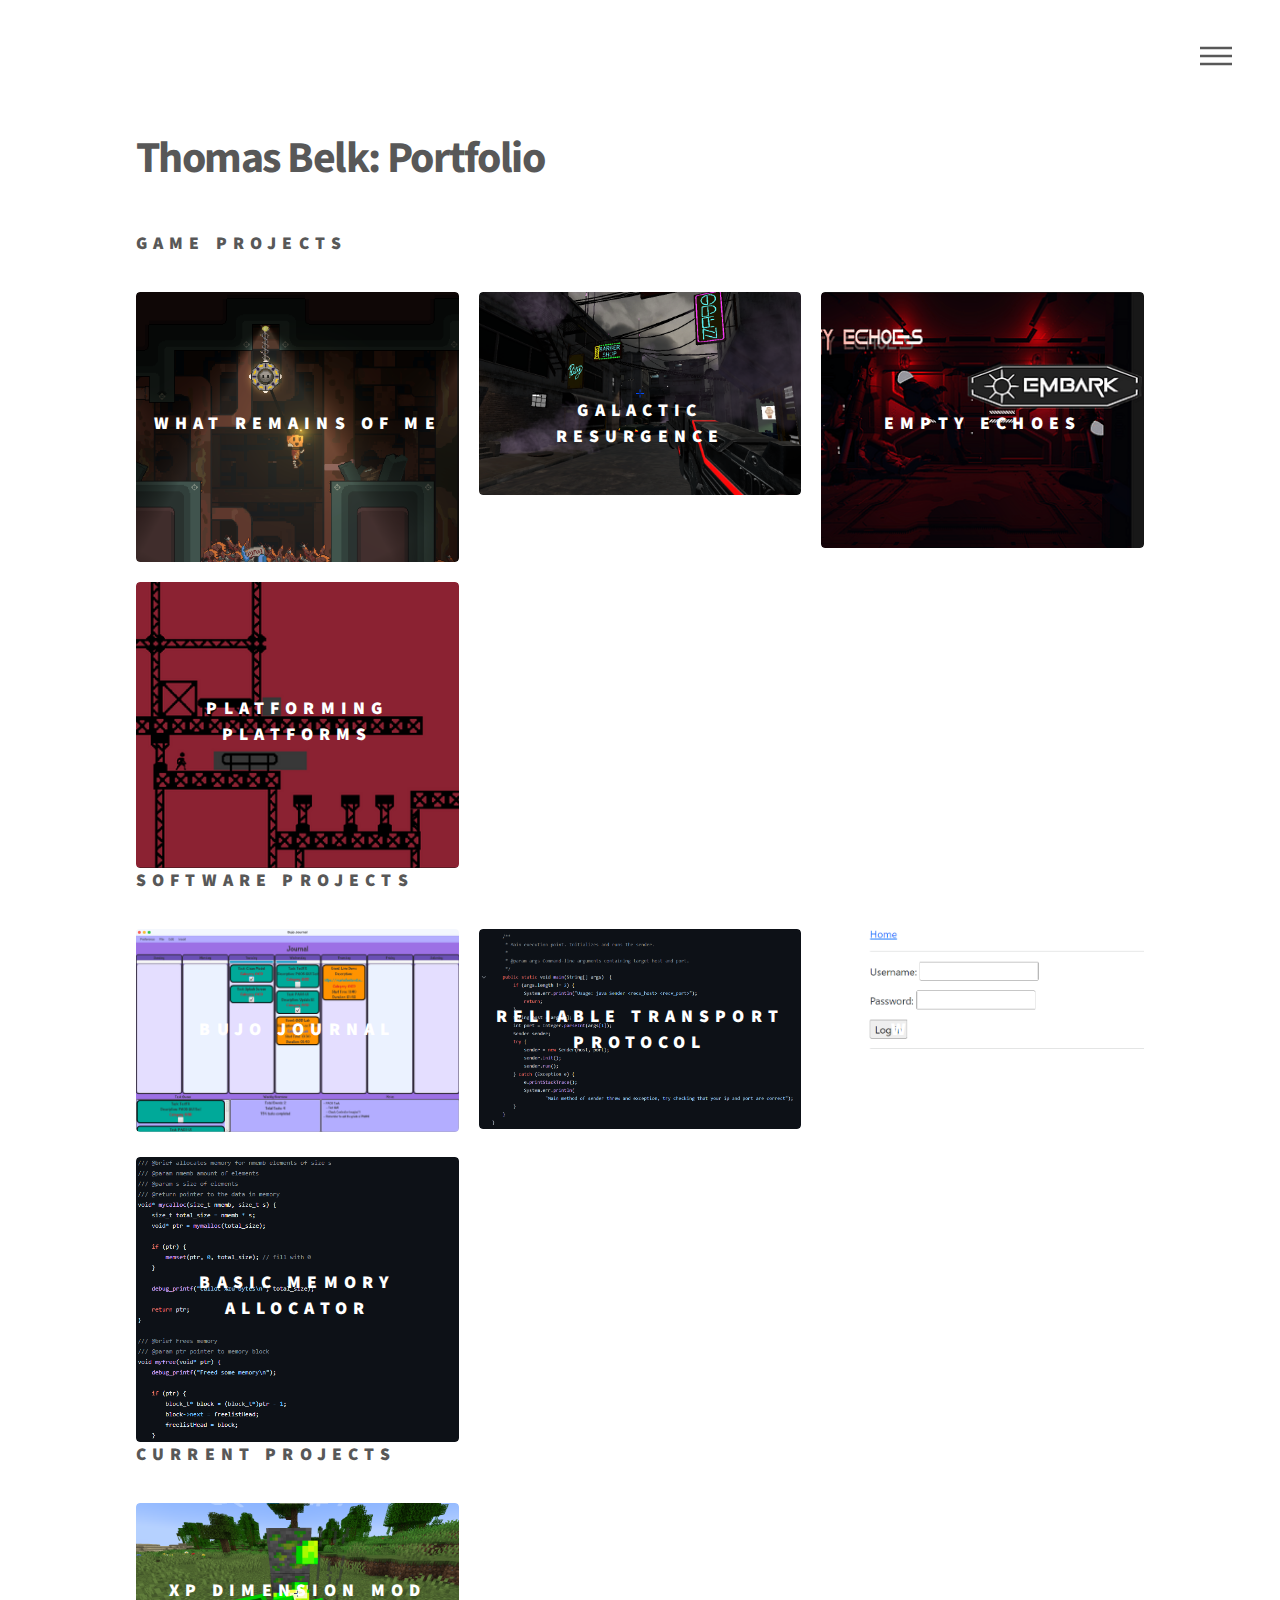
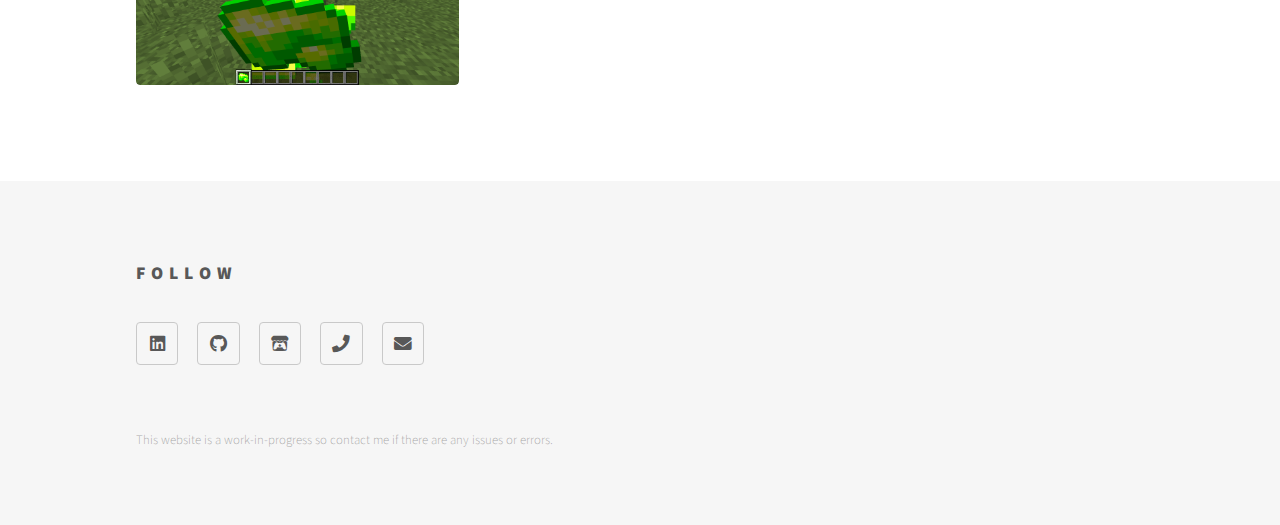
<file: index.html>
<!DOCTYPE HTML>
<!--
	Phantom by HTML5 UP
	html5up.net | @ajlkn
	Free for personal and commercial use under the CCA 3.0 license (html5up.net/license)
-->
<html>
	<head>
		<title>Thomas Belk</title>
		<meta charset="utf-8" />
		<meta name="viewport" content="width=device-width, initial-scale=1, user-scalable=no" />
		<link rel="icon" href="images/xpshowcase.png" type="image/x-icon">
		<link rel="stylesheet" href="assets/css/main.css" />
		<noscript><link rel="stylesheet" href="assets/css/noscript.css" /></noscript>
	</head>
	<body class="is-preload">
		<!-- Wrapper -->
			<div id="wrapper">
				<!-- Header -->
					<header id="header">
						<div class="inner">

							<!-- Logo -->
								<!-- <a href="index.html" class="logo">
									<span class="symbol"><img src="images/logo.svg" alt="" /></span><span class="title">Thomas Belk</span>
								</a> -->

							<!-- Nav -->
								<nav>
									<ul>
										<li><a href="#menu">Menu</a></li>
									</ul>
								</nav>

						</div>
					</header>

				<!-- Menu -->
					<nav id="menu">
						<h2>Menu</h2>
						<ul>
							<li><a href="index.html">Home</a></li>
							<li><a href="itch.html">Empty Echoes</a></li>
							<li><a href="wrom.html">What Remains of Me</a></li>
							<li><a href="platformingPlaftforms.html">Platforming Platforms</a></li>
							<li><a href="bujo.html">Bujo Journal</a></li>
							<li><a href="rtp.html">Reliable Transport Protocol</a></li>
							<li><a href="webcrawl.html">Web Crawler</a></li>
							<li><a href="mem.html">Basic Memory Allocator</a></li>
							<li><a href="gr.html">Galactic Resugence</a></li>
							<!-- <li><a href="jkf.html">Just Keep Flying</a></li> -->
							<li><a href="xp.html">XP Dimension Mod</a></li>
						</ul>
					</nav>

				<!-- Main -->
					<div id="main">
						<div class="inner">
							<header>
								<h1>Thomas Belk: Portfolio</p>
							</header>
							<header>
								<h2>Game Projects</p>
							</header>
							<section class="tiles">
								<article class="style1">
									<span class="image">
										<img src="images/wrom1.png" alt="" />
									</span>
									<a href="wrom.html">
										<h2>What Remains of Me</h2>
										<div class="content">
											<p>Northeastern Game Studio</p>
										</div>
									</a>
								</article>
								<article class="style1">
									<span class="image">
										<img src="images/GR1.png" alt="" />
									</span>
									<a href="gr.html">
										<h2>Galactic Resurgence</h2>
										<div class="content">
											<p>A First Person Platformer and Shooter</p>
										</div>
									</a>
								</article>
								<article class="style1">
									<span class="image">
										<img src="images/emptyechostitle.png" alt="" />
									</span>
									<a href="itch.html">
										<h2>Empty Echoes</h2>
										<div class="content">
											<p>A space horror game made in Unity</p>
										</div>
									</a>
								</article>
								<article class="style1">
									<span class="image">
										<img src="images/ppimage.png" alt="" />
									</span>
									<a href="platformingPlaftforms.html">
										<h2>Platforming Platforms</h2>
										<div class="content">
											<p>GMTK Game Jam 2023 Project</p>
										</div>
									</a>
								</article>
							</section>
								<header>
									<h2>Software Projects</p>
								</header>
							<section class="tiles">
								<article class="style1">
									<span class="image">
										<img src="images/NewWeekView.png" alt="" />
									</span>
									<a href="bujo.html">
										<h2>Bujo Journal</h2>
										<div class="content">
											<p>A weekly planner app built in Java</p>
										</div>
									</a>
								</article>
								<article class="style1">
									<span class="image">
										<img src="images/rtp2.png" alt="" />
									</span>
									<a href="rtp.html">
										<h2>Reliable Transport Protocol</h2>
										<div class="content">
											<p>A simple reliable transport protocol build in my Networks and Distributed Systems class</p>
										</div>
									</a>
								</article>
								<article class="style1">
									<span class="image">
										<img src="images/fbl.png" alt="" />
									</span>
									<a href="webcrawl.html">
										<h2>Web Crawler</h2>
										<div class="content">
											<p>A web crawler built to crawl a mock social media site.</p>
										</div>
									</a>
								</article>
								<article class="style1">
									<span class="image">
										<img src="images/mem.png" alt="" />
									</span>
									<a href="mem.html">
										<h2>Basic Memory Allocator</h2>
										<div class="content">
											<p>A basic memory allocator written in C for my Computer Systems class</p>
										</div>
									</a>
								</article>
							</section>
							<header>
								<h2>Current Projects</p>
							</header>
						<section class="tiles">
								<!-- <article class="style1">
									<span class="image">
										<img src="images/pic08.jpg" alt="" />
									</span>
									<a href="jkf.html">
										<h2>Just Keep Flying</h2>
										<div class="content">
											<p>A Multiplayer part game built in Unreal 5</p>
										</div>
									</a>
								</article> -->
								<article class="style1">
									<span class="image">
										<img src="images/xpshowcase.png" alt="" />
									</span>
									<a href="xp.html">
										<h2>XP Dimension Mod</h2>
										<div class="content">
											<p>A Minecraft mod about expanding gameplay around experience</p>
										</div>
									</a>
								</article>
							</section>
						</div>
					</div>
<!-- Footer -->
<footer id="footer">
	<div class="inner">
		<section>
			<h2>Follow</h2>
			<ul class="icons">
				<li><a href="https://www.linkedin.com/in/thomasbelk/" class="icon brands style2 fa-linkedin"><span class="label">LinkedIn</span></a></li>
				<li><a href="https://github.com/ThomasBelk" class="icon brands style2 fa-github"><span class="label">GitHub</span></a></li>
				<li><a href="https://youseless.itch.io/" class="icon brands style2 fa-itch-io"><span class="label">itch.io</span></a></li>
				<li><a href="tel:+16038435680" class="icon solid style2 fa-phone"><span class="label">Phone</span></a></li>
				<li><a href="mailto:thomasjb03@gmail.com" class="icon solid style2 fa-envelope"><span class="label">Email</span></a></li>
			</ul>
		</section>
		<ul class="copyright">
			<li>This website is a work-in-progress so contact me if there are any issues or errors.</a></li>
		</ul>
	</div>
</footer>

			</div>

		<!-- Scripts -->
			<script src="assets/js/jquery.min.js"></script>
			<script src="assets/js/browser.min.js"></script>
			<script src="assets/js/breakpoints.min.js"></script>
			<script src="assets/js/util.js"></script>
			<script src="assets/js/main.js"></script>

	</body>
</html>
</file>
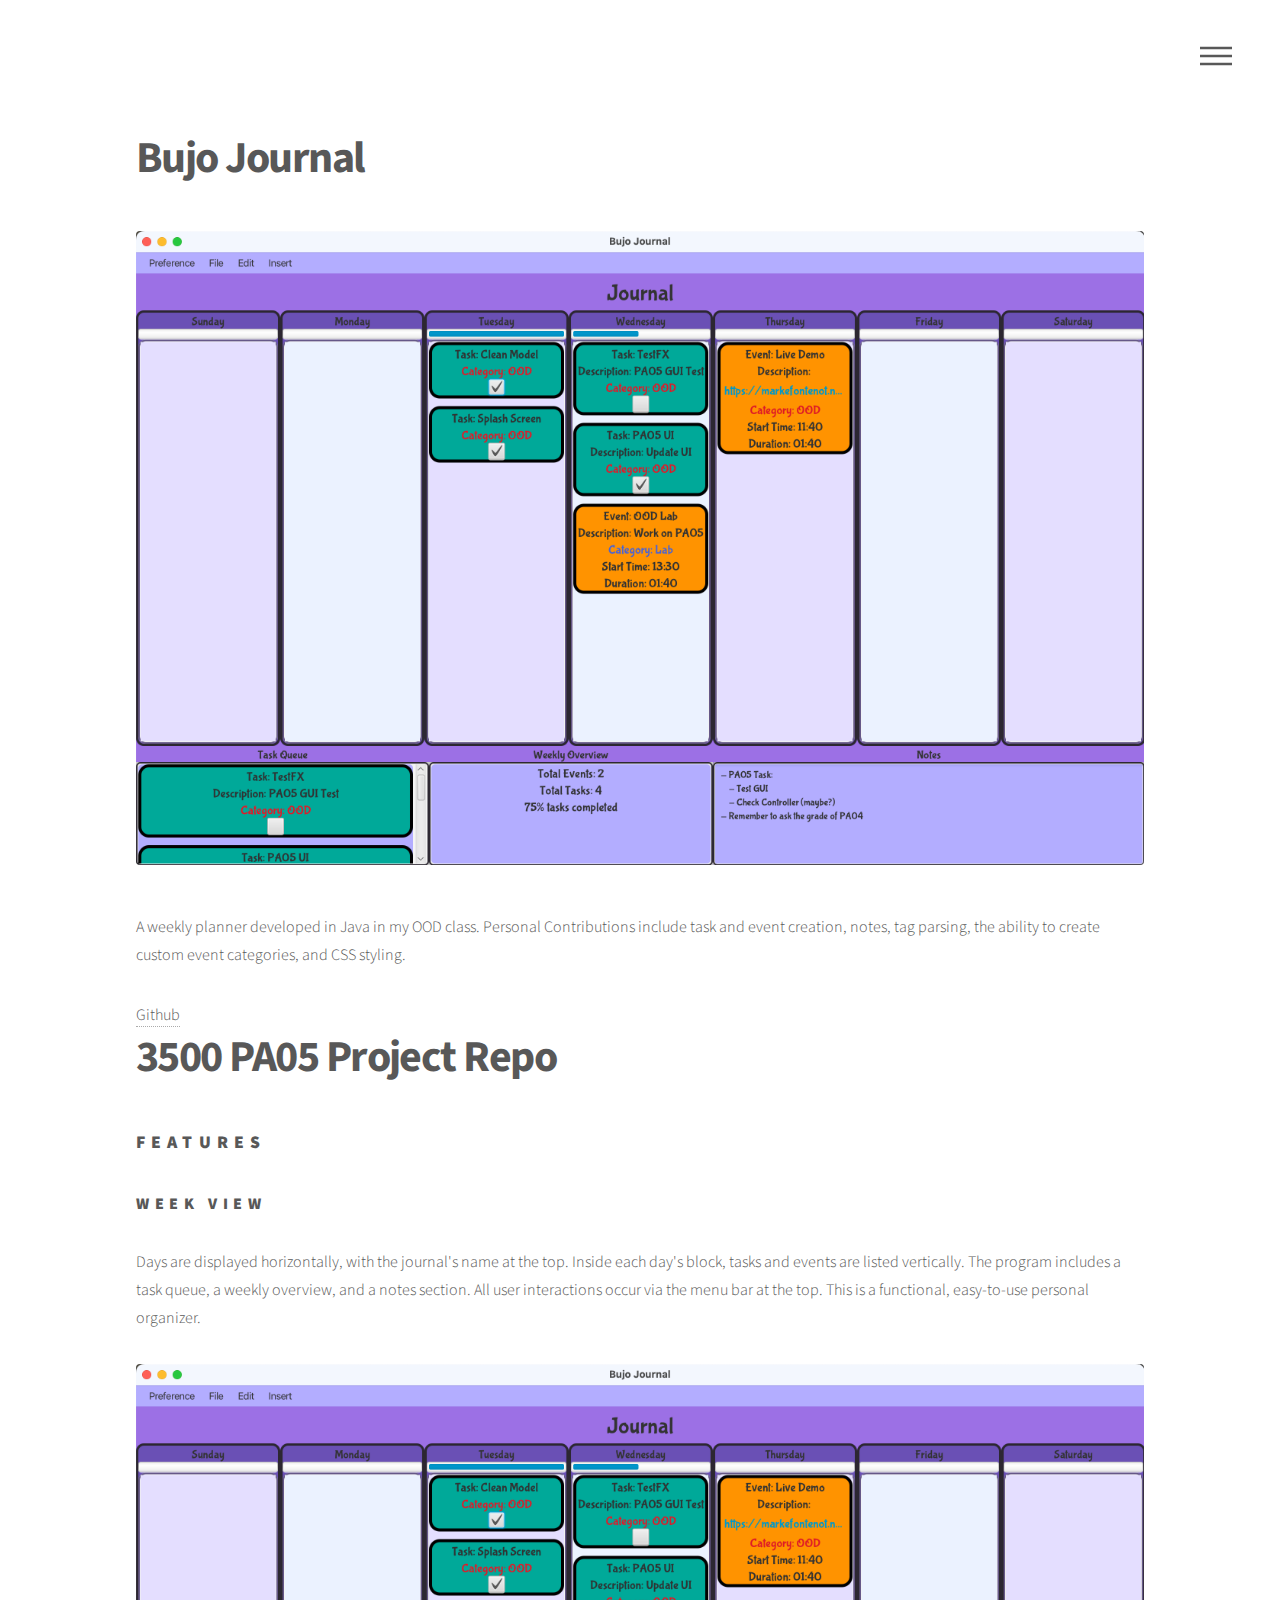
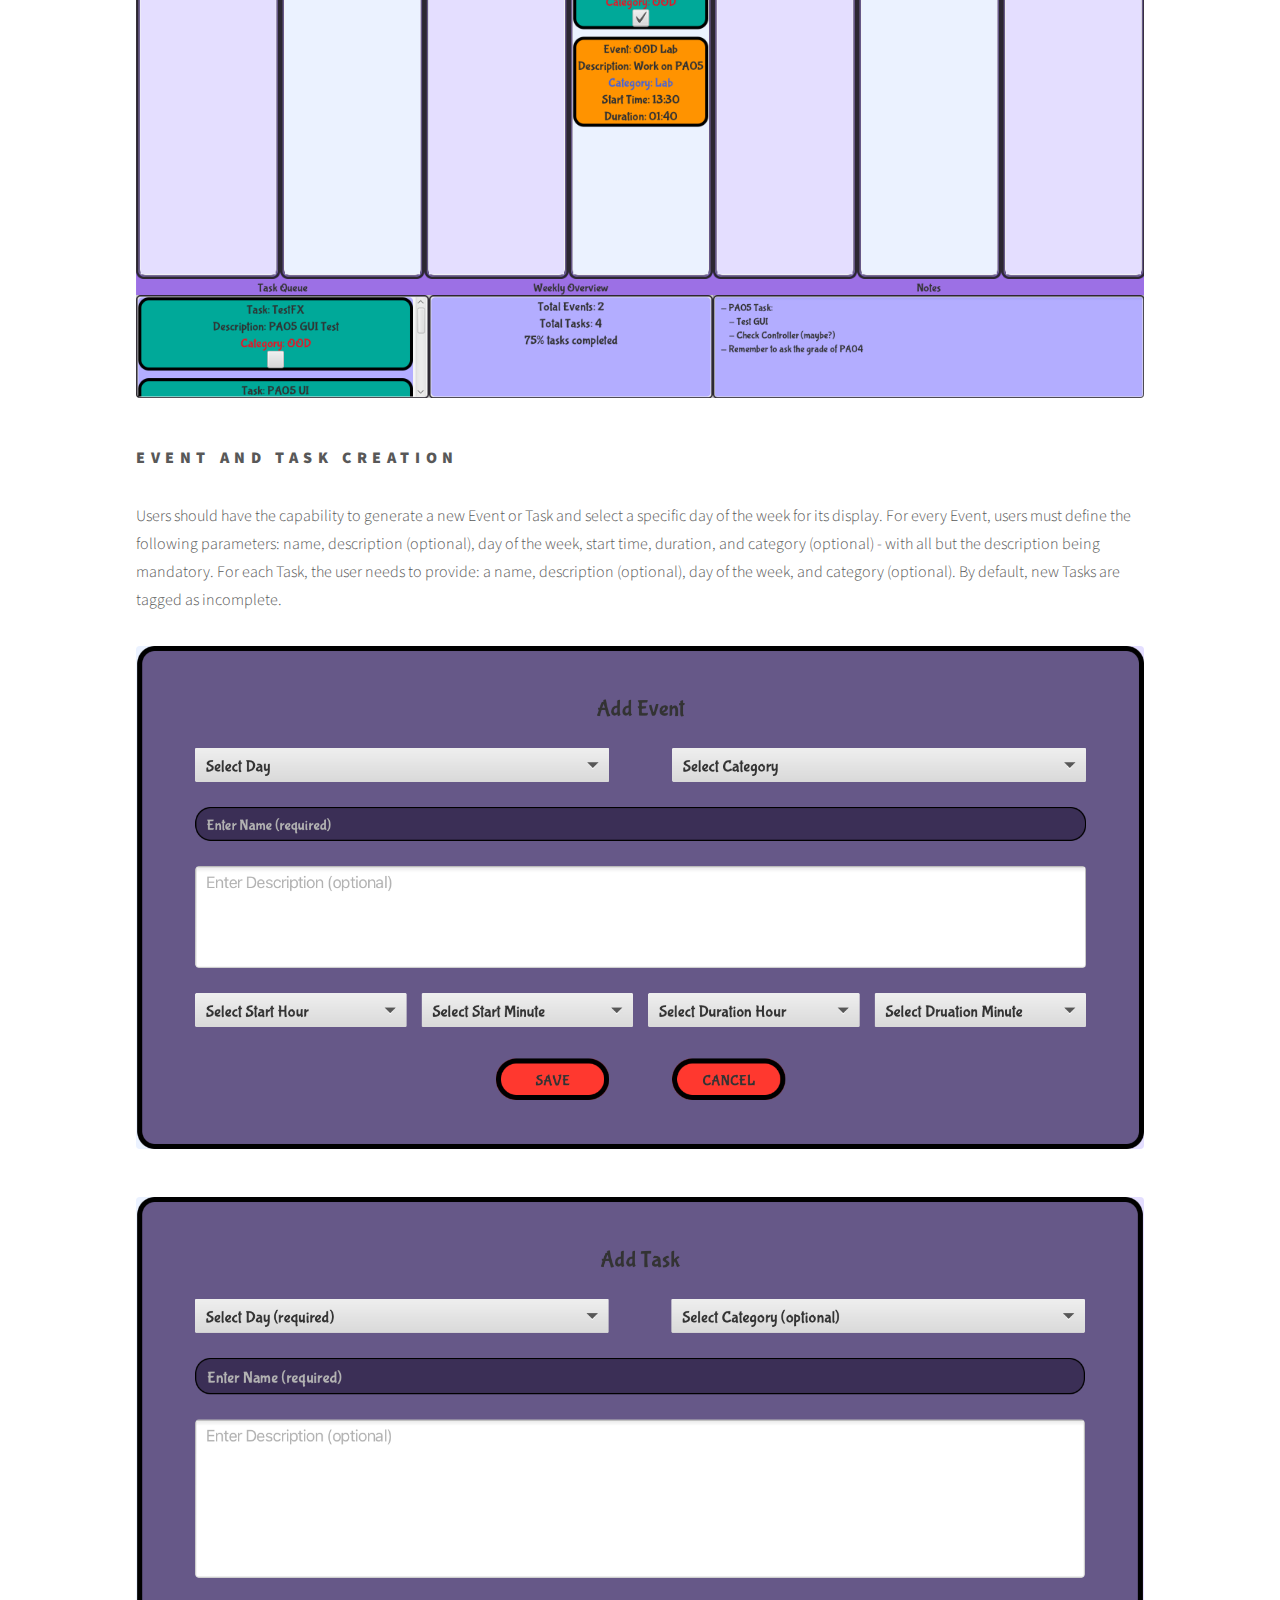
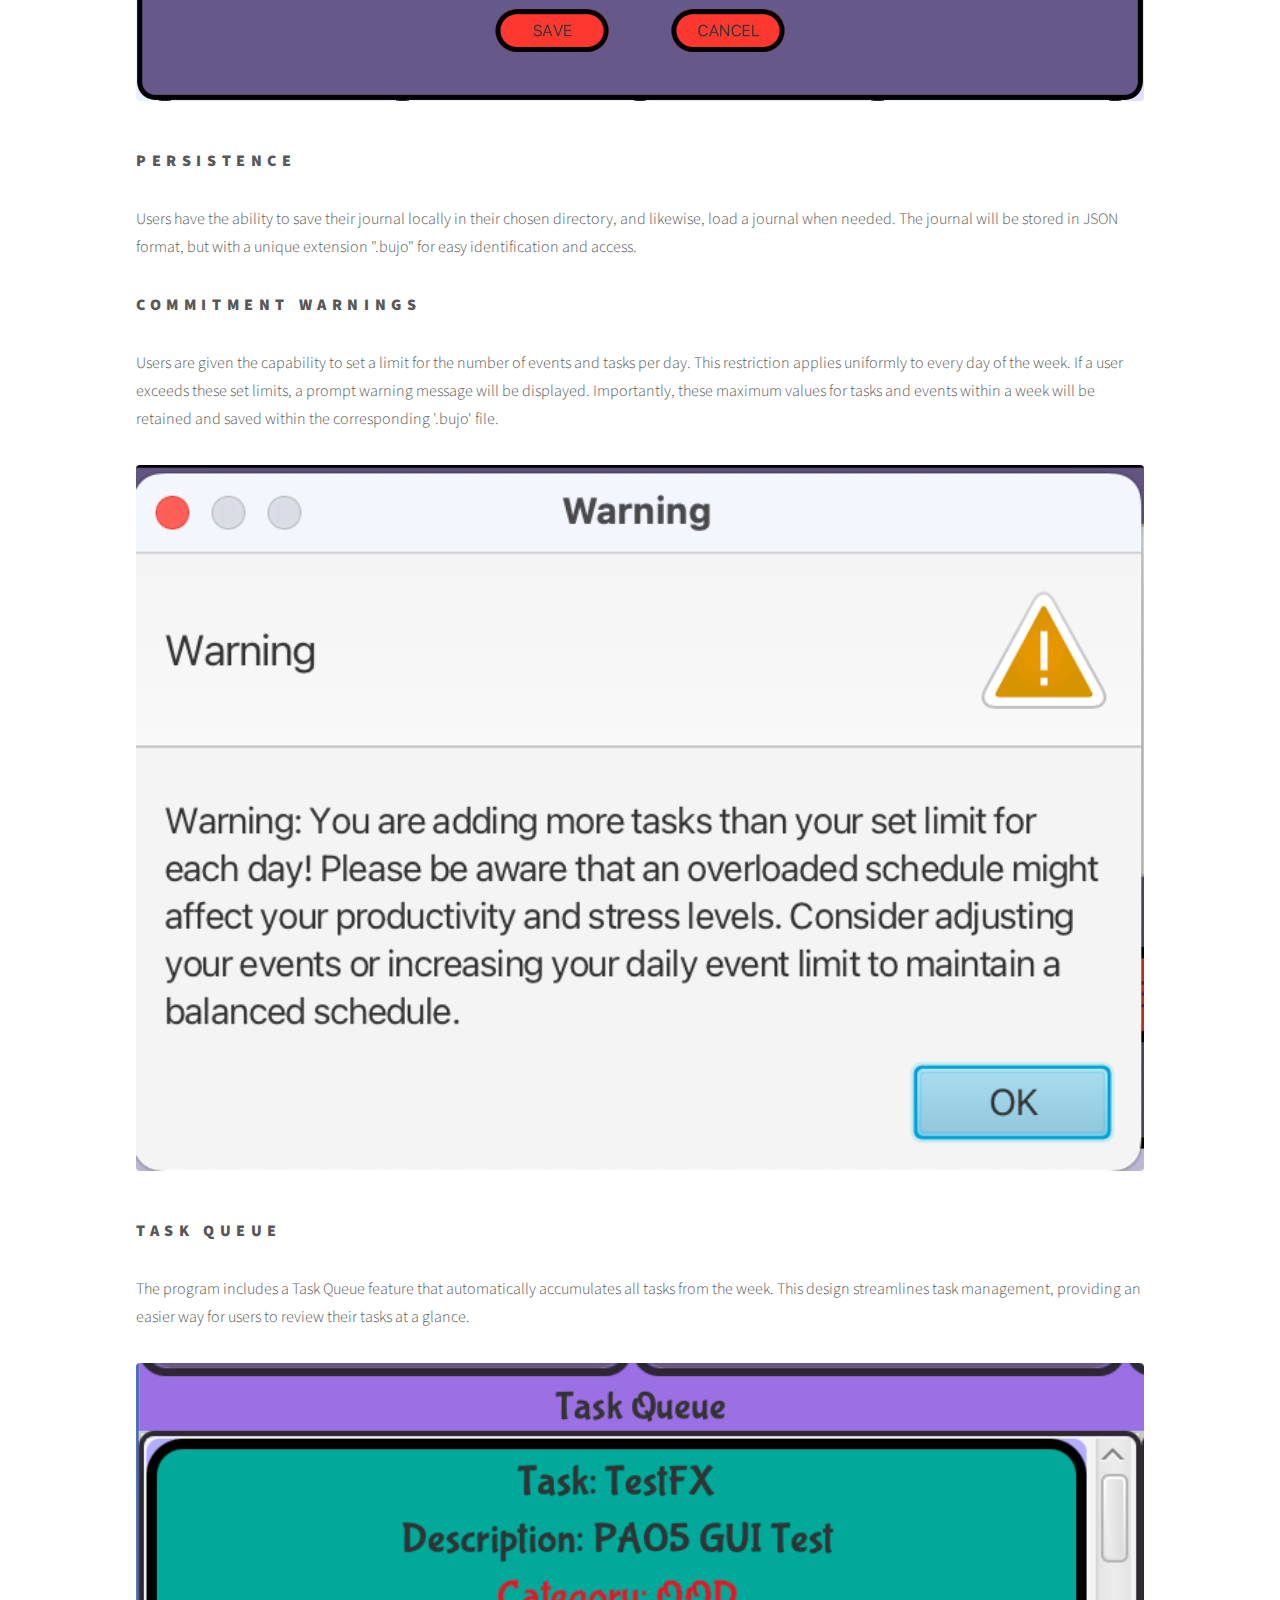
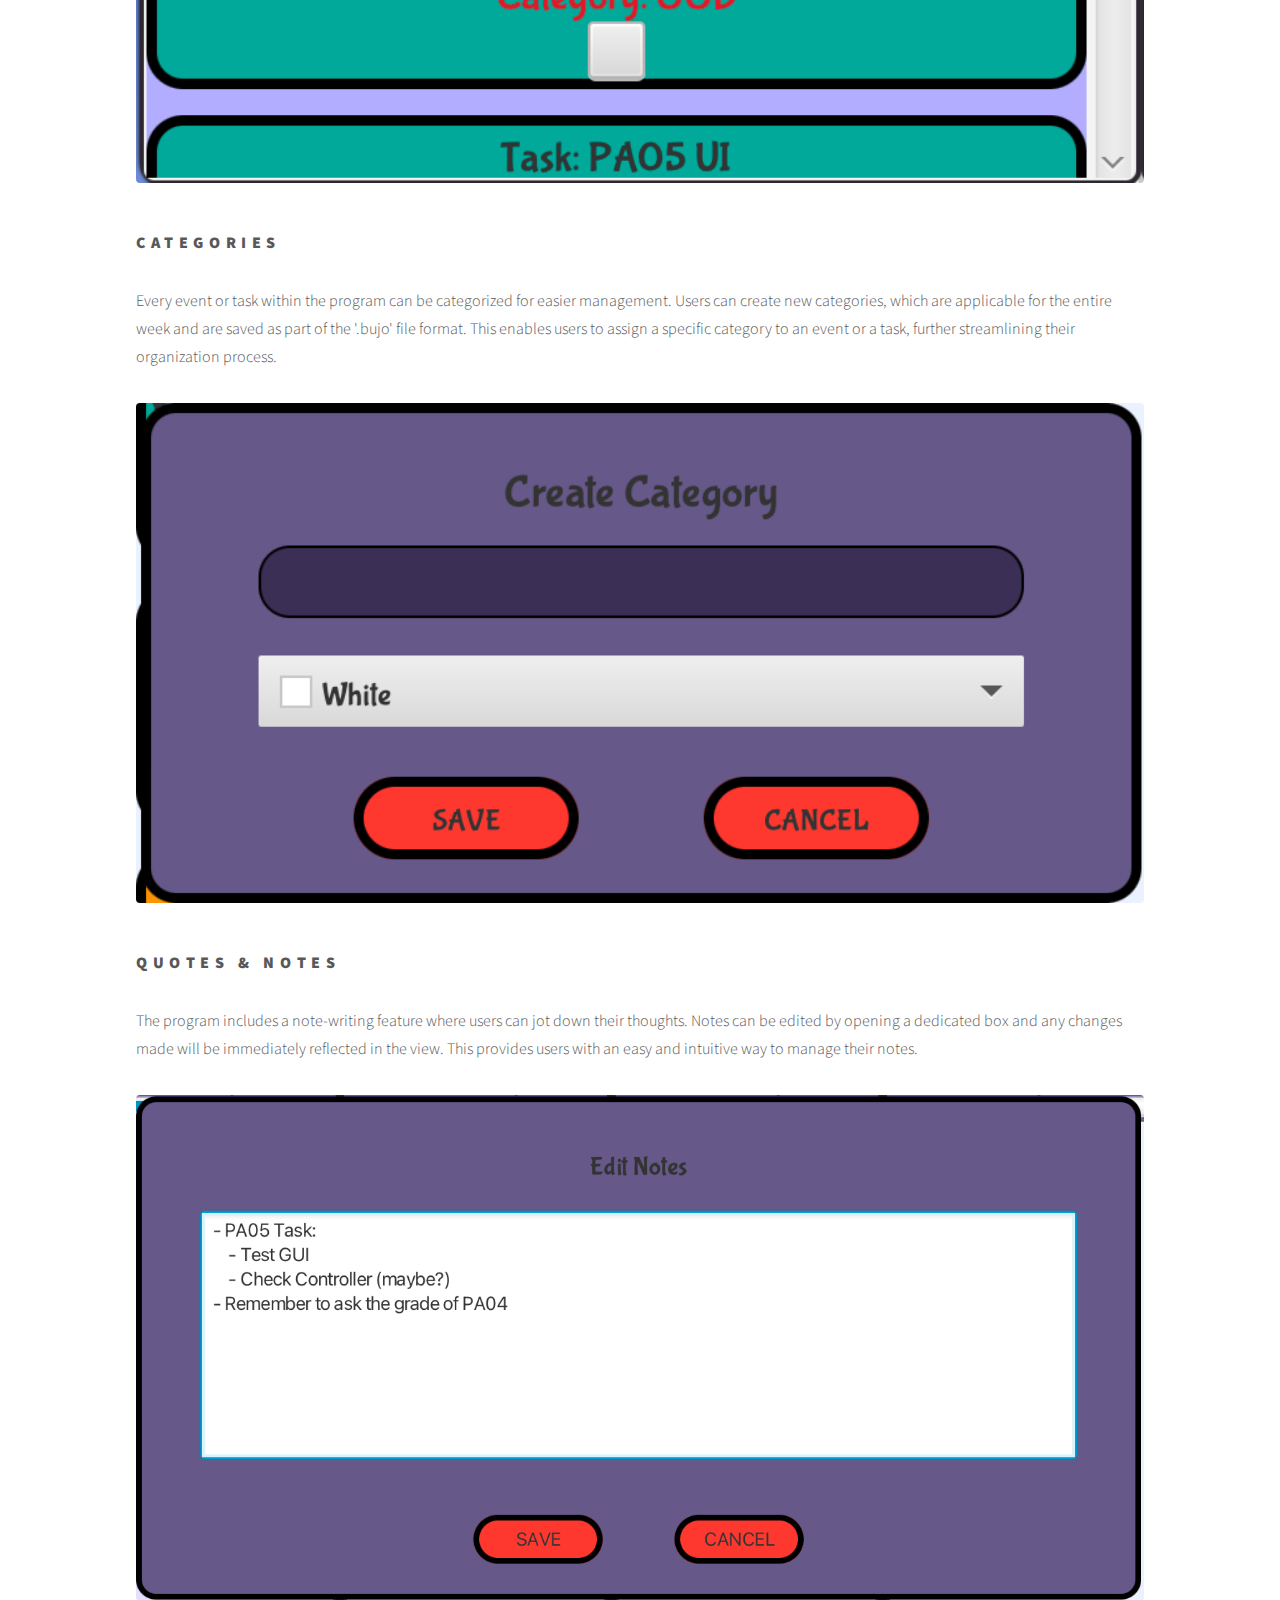
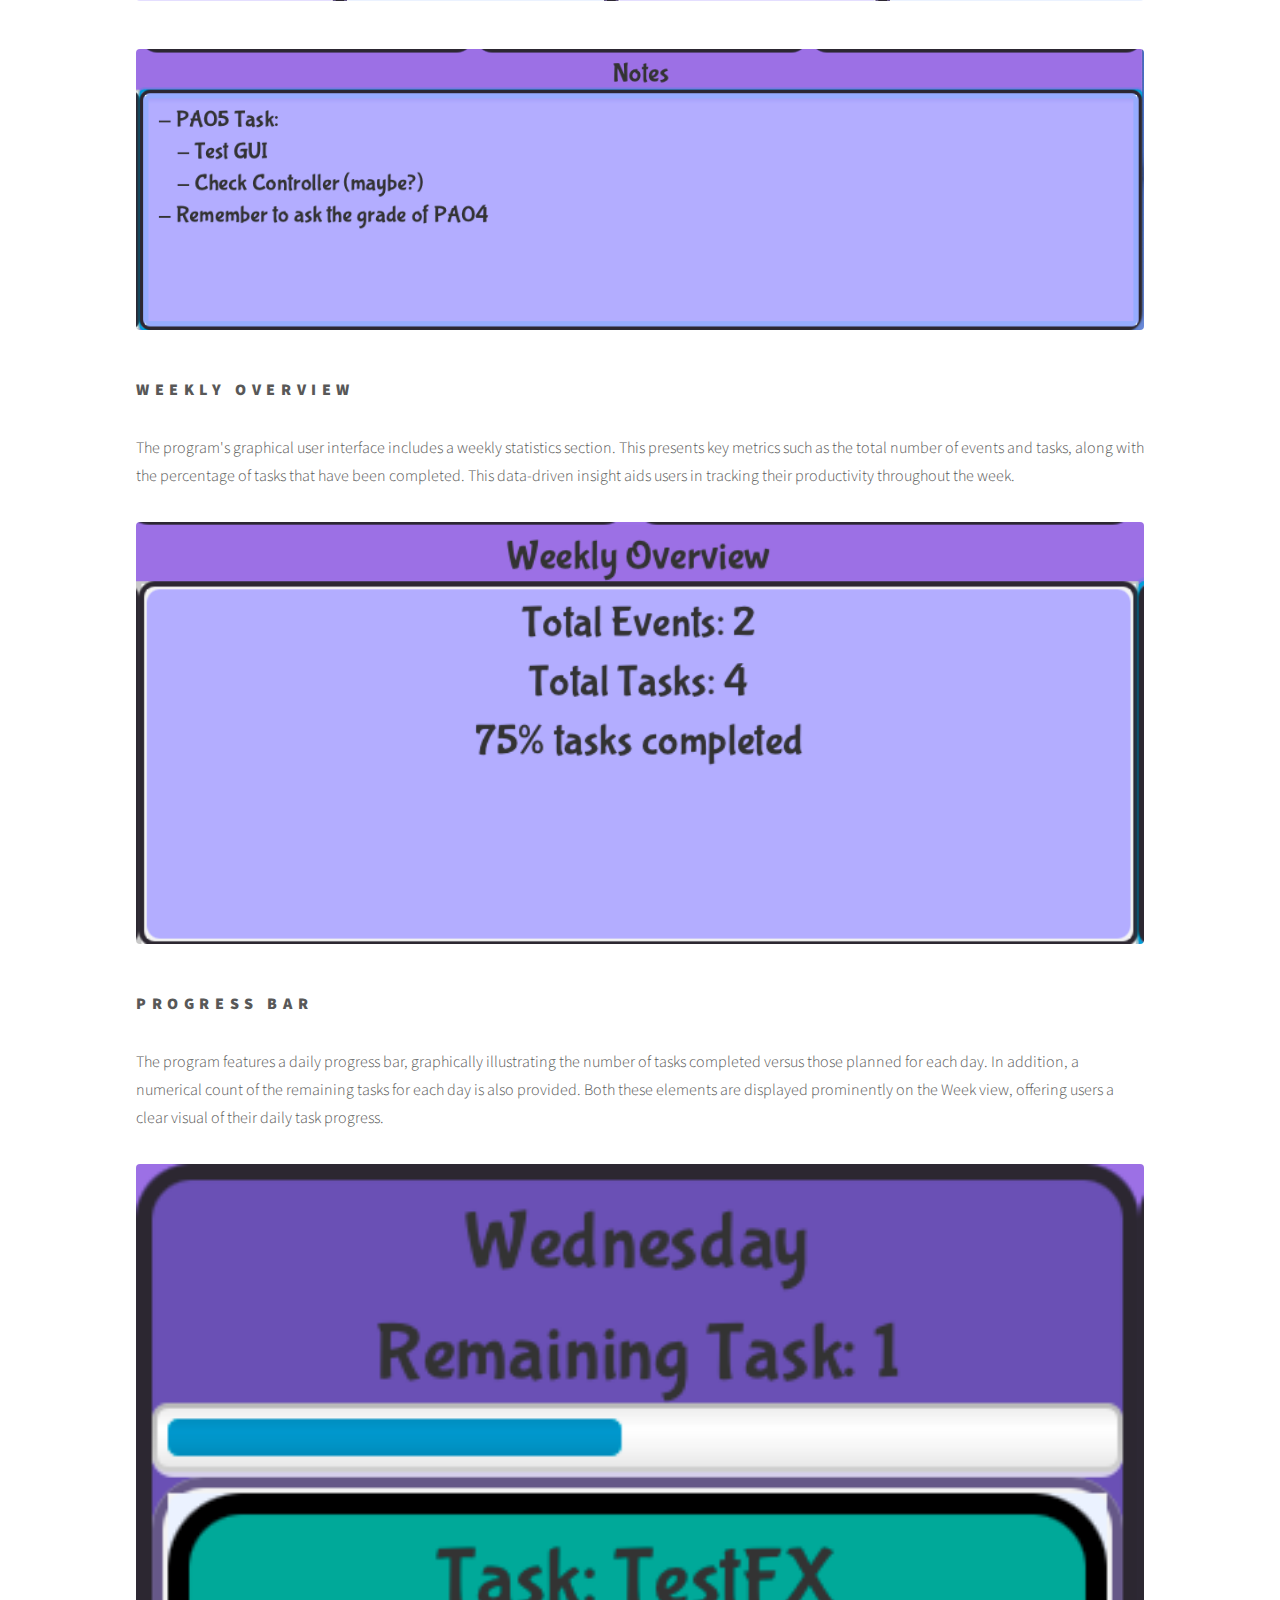
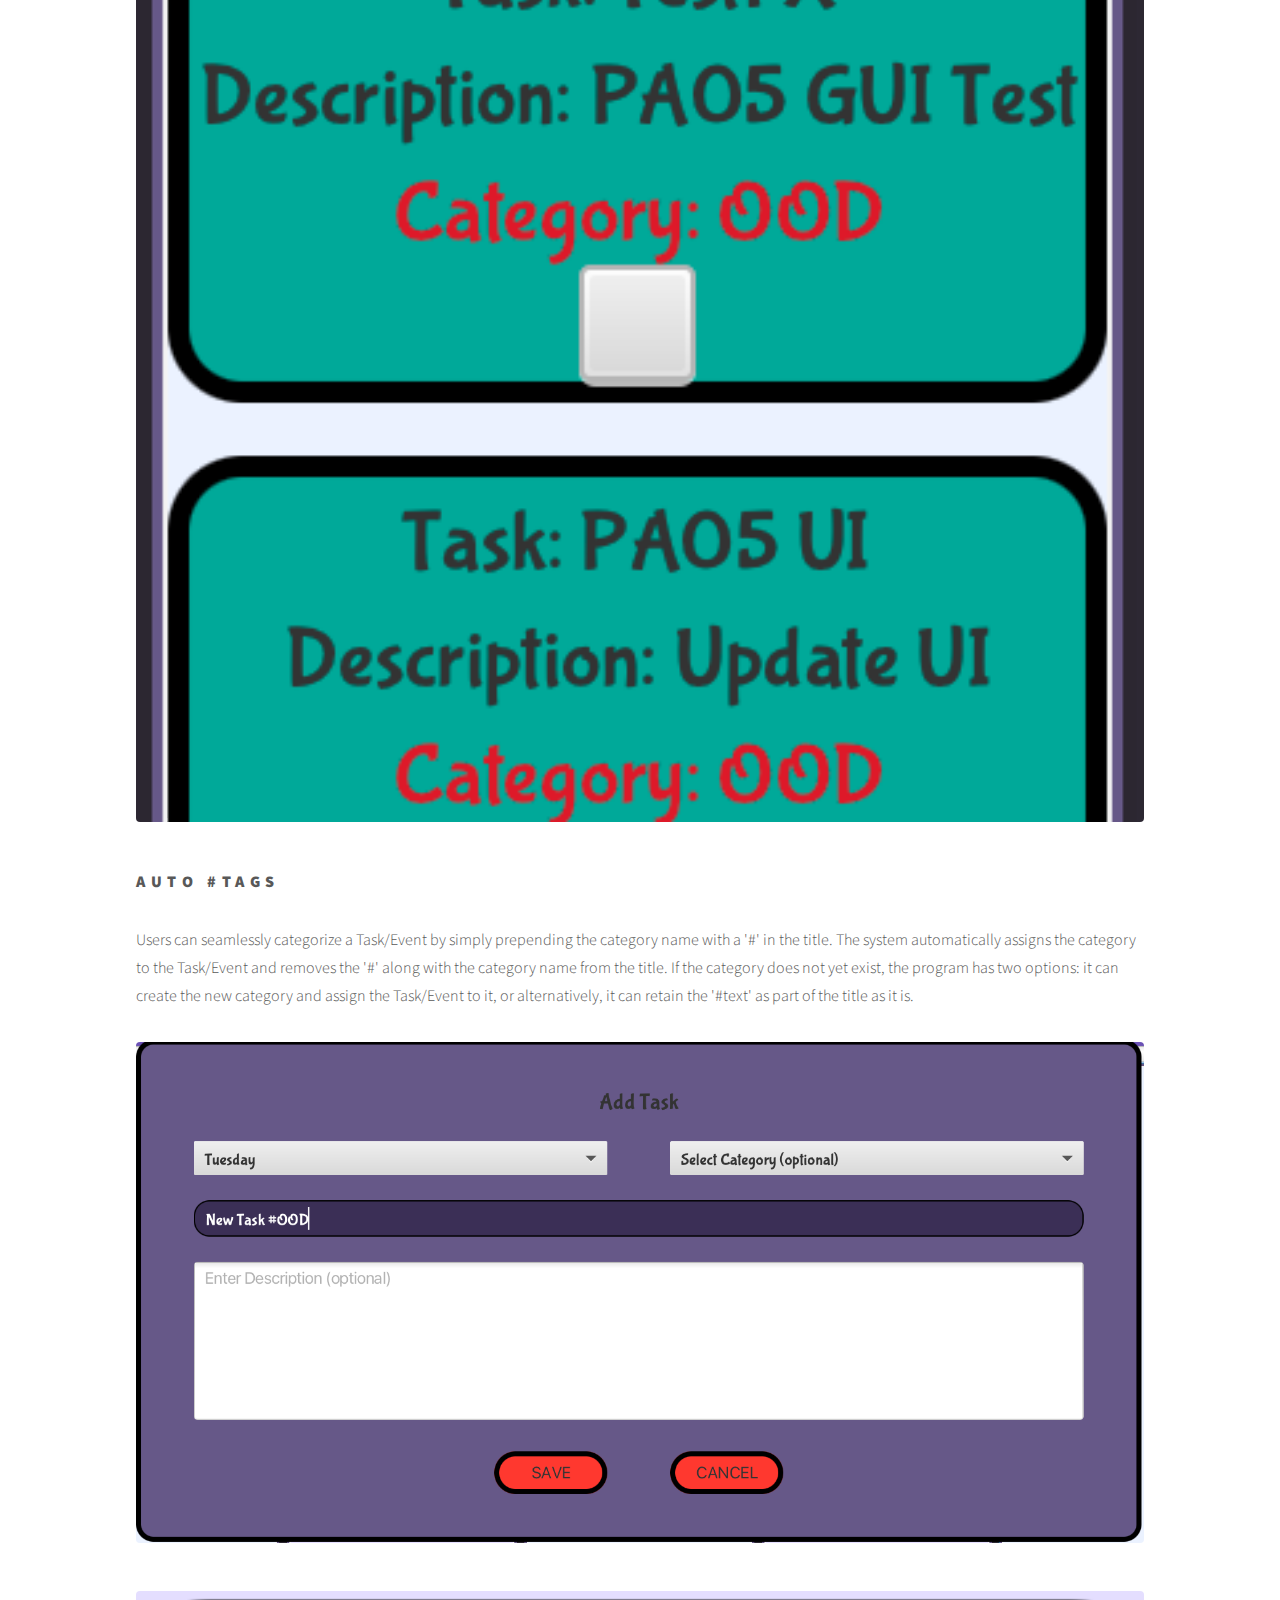
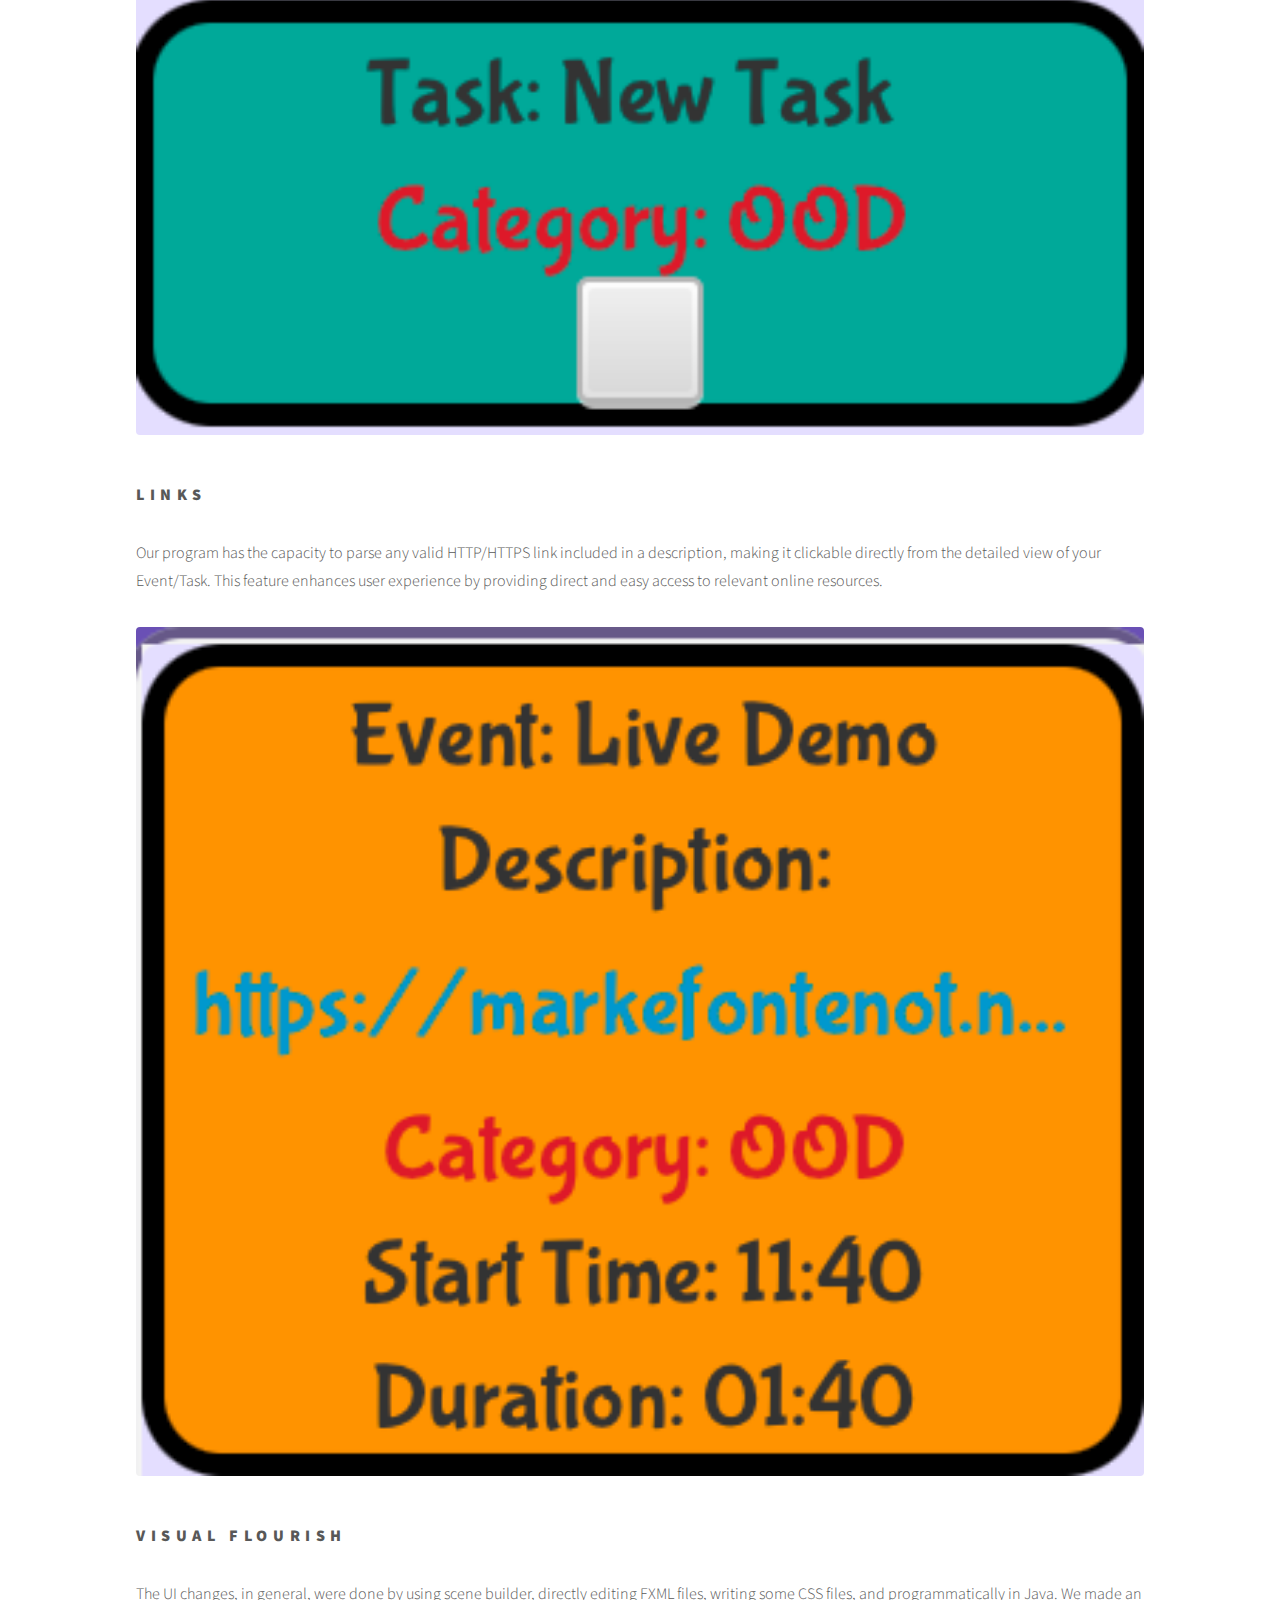
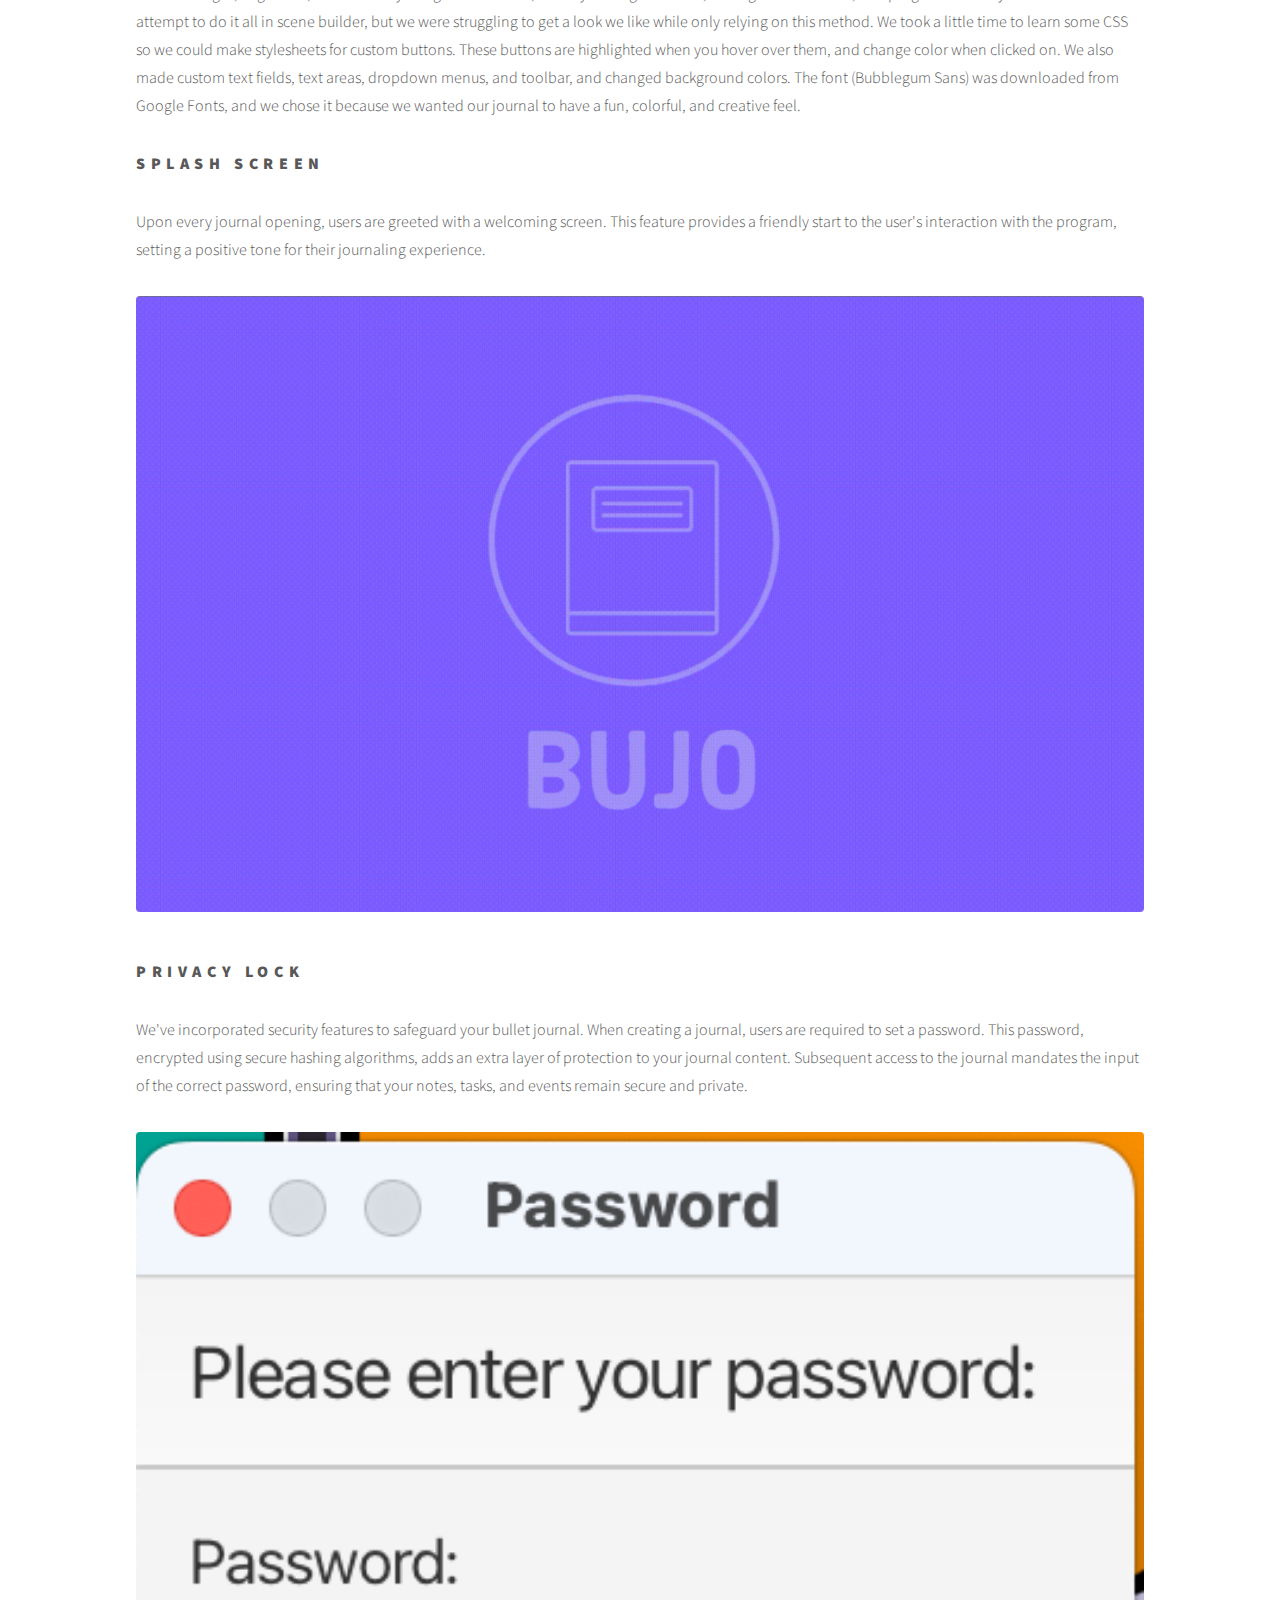
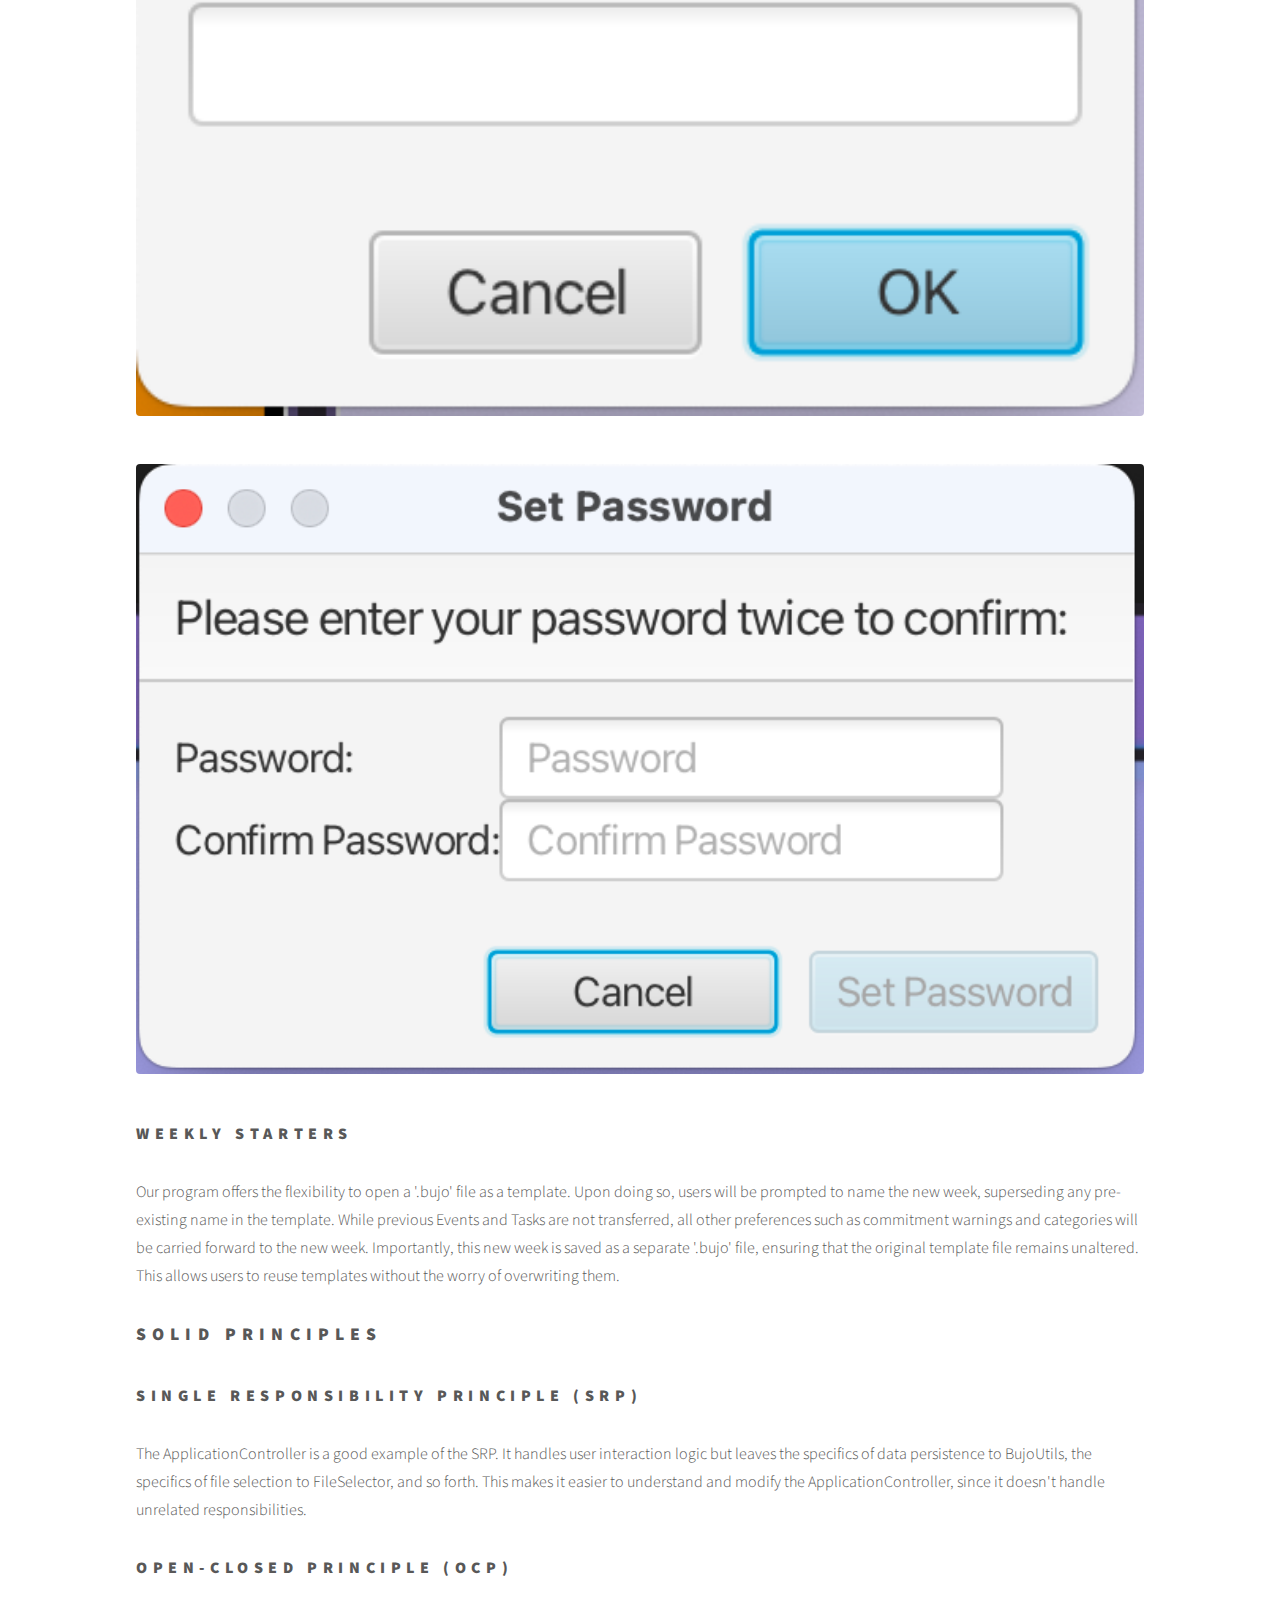
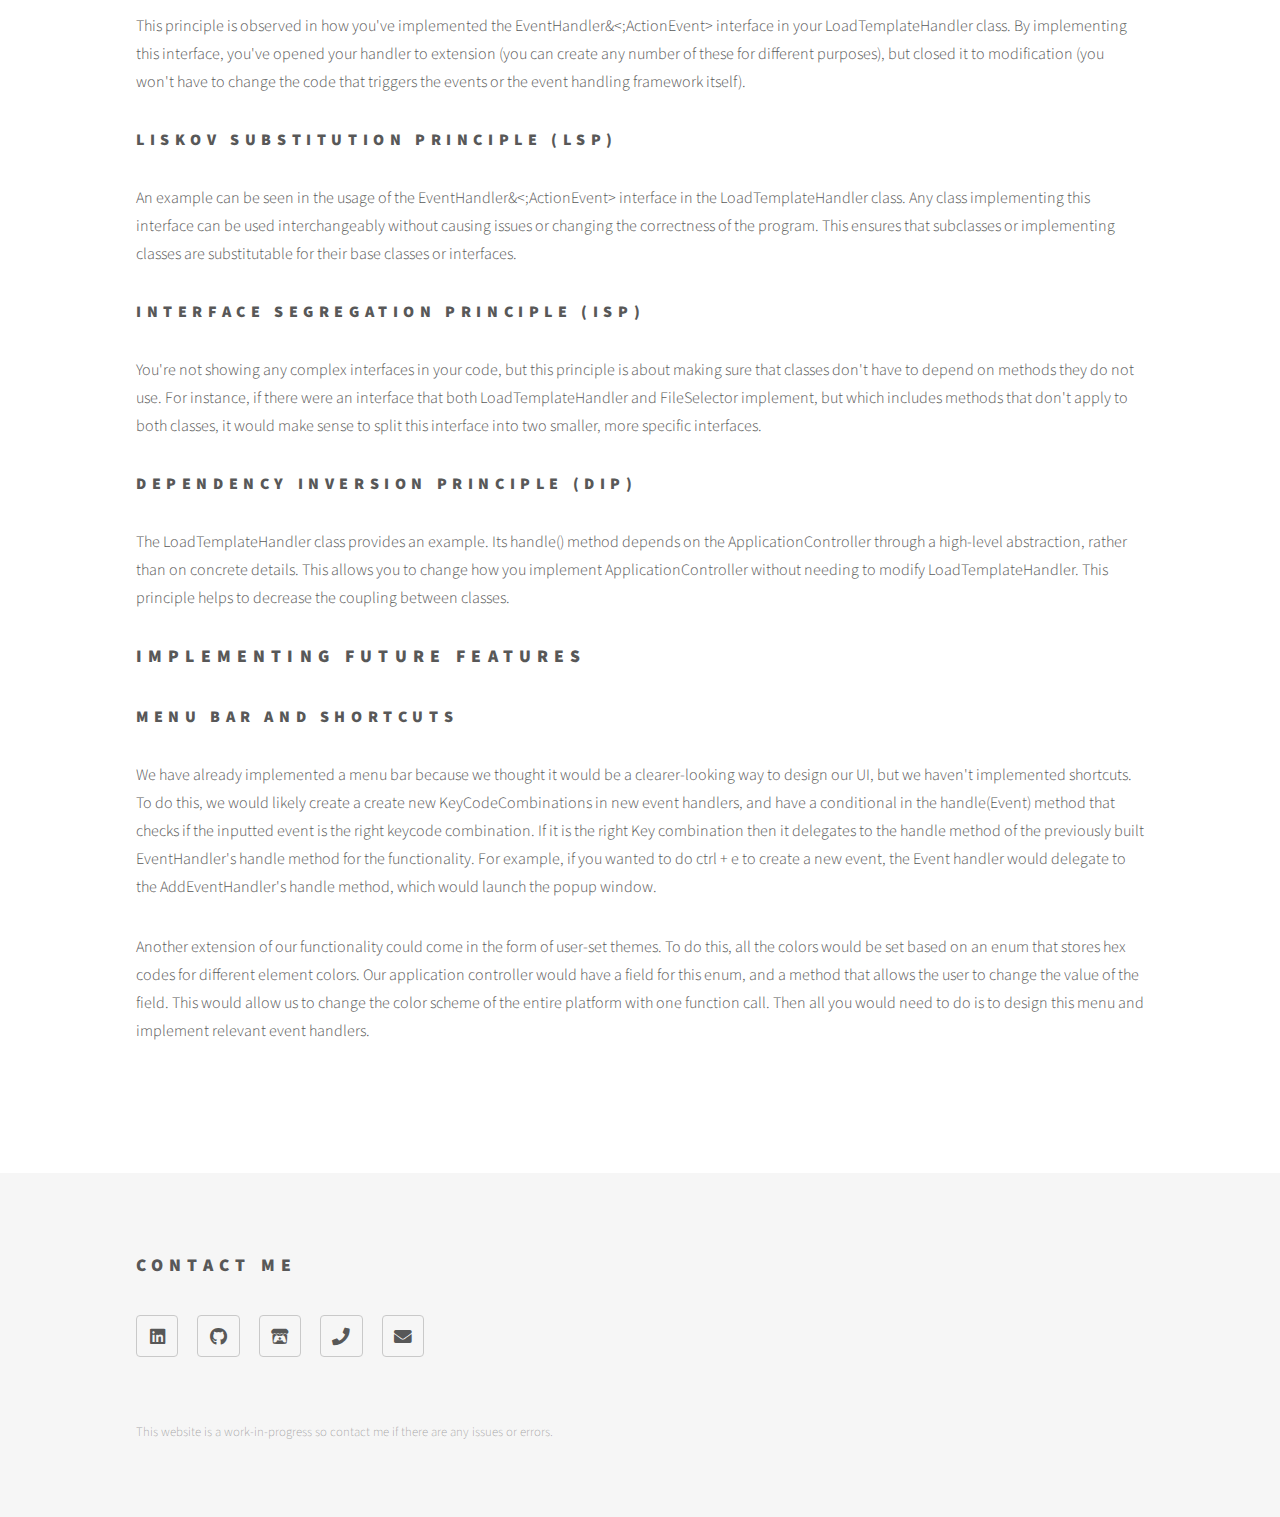
<file: bujo.html>
<!DOCTYPE HTML>
<!--
	Phantom by HTML5 UP
	html5up.net | @ajlkn
	Free for personal and commercial use under the CCA 3.0 license (html5up.net/license)
-->
<html>
	<head>
		<title>Bujo Journal</title>
		<meta charset="utf-8" />
		<meta name="viewport" content="width=device-width, initial-scale=1, user-scalable=no" />
		<link rel="stylesheet" href="assets/css/main.css" />
		<noscript><link rel="stylesheet" href="assets/css/noscript.css" /></noscript>
	</head>
	<body class="is-preload">
		<!-- Wrapper -->
			<div id="wrapper">

				<!-- Header -->
					<header id="header">
						<div class="inner">

							 <!-- Nav -->
								<nav>
									<ul>
										<li><a href="#menu">Menu</a></li>
									</ul>
								</nav>

						</div>
					</header>

		<!-- Menu -->
		<nav id="menu">
			<h2>Menu</h2>
			<ul>
				<li><a href="index.html">Home</a></li>
				<li><a href="itch.html">Empty Echos</a></li>
				<li><a href="wrom.html">What Remains of Me</a></li>
				<li><a href="platformingPlaftforms.html">Platforming Platforms</a></li>
				<li><a href="bujo.html">Bujo Journal</a></li>
				<li><a href="rtp.html">Reliable Transport Protocol</a></li>
				<li><a href="webcrawl.html">Web Crawler</a></li>
				<li><a href="mem.html">Basic Memory Allocator</a></li>
				<li><a href="gr.html">Galactic Resugence</a></li>
				<li><a href="jkf.html">Just Keep Flying</a></li>
				<li><a href="xp.html">XP Dimension Mod</a></li>
			</ul>
		</nav>

				<!-- Main -->
					<div id="main">
						<div class="inner">
							<h1>Bujo Journal</h1>
							<span class="image main"><img src="images/NewWeekView.png" alt="" /></span>
							<p>A weekly planner developed in Java in my OOD class. Personal Contributions include task and event creation, notes, tag parsing, the ability to create custom event categories, and CSS styling.</p>
							<a href="https://github.com/CS-3500-OOD/pa05-threegoodatcoding">Github</a>

							<!-- MD -->
<h1 id="3500-pa05-project-repo">3500 PA05 Project Repo</h1>
<h2 id="features">Features</h2>
<h3 id="week-view">Week View</h3>
<p>Days are displayed horizontally, with the journal&#39;s name at the top. Inside each day&#39;s block, tasks and events are listed vertically. The program includes a task queue, a weekly overview, and a notes section. All user interactions occur via the menu bar at the top. This is a functional, easy-to-use personal organizer.</p>
<span class="image main"><img src="images/NewWeekView.png" alt="" /></span>

<h3 id="event-and-task-creation">Event and Task Creation</h3>
<p>Users should have the capability to generate a new Event or Task and select a specific day of the week for its display. For every Event, users must define the following parameters: name, description (optional), day of the week, start time, duration, and category (optional) - with all but the description being mandatory. For each Task, the user needs to provide: a name, description (optional), day of the week, and category (optional). By default, new Tasks are tagged as incomplete.</p>
<span class="image main"><img src="images/AddNewEvent.png"/></span>
<span class="image main"><img src="images/AddNewTask.png"/></span>

<h3 id="persistence">Persistence</h3>
<p>Users have the ability to save their journal locally in their chosen directory, and likewise, load a journal when needed. The journal will be stored in JSON format, but with a unique extension &quot;.bujo&quot; for easy identification and access.</p>
<h3 id="commitment-warnings">Commitment Warnings</h3>
<p>Users are given the capability to set a limit for the number of events and tasks per day. This restriction applies uniformly to every day of the week. If a user exceeds these set limits, a prompt warning message will be displayed. Importantly, these maximum values for tasks and events within a week will be retained and saved within the corresponding &#39;.bujo&#39; file.</p>
<span class="image main">
  <img src="images/CommitmentWarning.png"/>
</span>

<h3 id="task-queue">Task Queue</h3>
<p>The program includes a Task Queue feature that automatically accumulates all tasks from the week. This design streamlines task management, providing an easier way for users to review their tasks at a glance.</p>
<span class="image main">
  <img src="images/TaskQueue.png">
</span>

<h3 id="categories">Categories</h3>
<p>Every event or task within the program can be categorized for easier management. Users can create new categories, which are applicable for the entire week and are saved as part of the &#39;.bujo&#39; file format. This enables users to assign a specific category to an event or a task, further streamlining their organization process.</p>
<span class="image main">
  <img src="images/NewCategory.png"/>
</span>

<h3 id="quotes-notes">Quotes &amp; Notes</h3>
<p>The program includes a note-writing feature where users can jot down their thoughts. Notes can be edited by opening a dedicated box and any changes made will be immediately reflected in the view. This provides users with an easy and intuitive way to manage their notes.</p>
<span class="image main">
  <img src="images/EditNotes.png">
</span>
<span class="image main">
  <img src="images/Notes.png"/>
</span>

<h3 id="weekly-overview">Weekly Overview</h3>
<p>The program&#39;s graphical user interface includes a weekly statistics section. This presents key metrics such as the total number of events and tasks, along with the percentage of tasks that have been completed. This data-driven insight aids users in tracking their productivity throughout the week.</p>
<span class="image main">
  <img src="images/WeeklyOverview.png"/>
</span>

<h3 id="progress-bar">Progress Bar</h3>
<p>The program features a daily progress bar, graphically illustrating the number of tasks completed versus those planned for each day. In addition, a numerical count of the remaining tasks for each day is also provided. Both these elements are displayed prominently on the Week view, offering users a clear visual of their daily task progress.</p>
<span class="image main">
  <img src="images/ProgressBar.png">
</span>

<h3 id="auto-tags">Auto #tags</h3>
<p>Users can seamlessly categorize a Task/Event by simply prepending the category name with a &#39;#&#39; in the title. The system automatically assigns the category to the Task/Event and removes the &#39;#&#39; along with the category name from the title. If the category does not yet exist, the program has two options: it can create the new category and assign the Task/Event to it, or alternatively, it can retain the &#39;#text&#39; as part of the title as it is.</p>
<span class="image main">
  <img src="images/HashTagParser1.png"/>
</span>
<span class="image main">
  <img src="images/HashTagParser2.png"/>
</span>

<h3 id="links">Links</h3>
<p>Our program has the capacity to parse any valid HTTP/HTTPS link included in a description, making it clickable directly from the detailed view of your Event/Task. This feature enhances user experience by providing direct and easy access to relevant online resources.</p>
<span class="image main">
  <img src="images/LinkParser.png"/>
</span>

<h3 id="visual-flourish">Visual Flourish</h3>
<p>The UI changes, in general, were done by using scene builder, directly editing FXML files, writing some CSS files, and programmatically in Java. We made an attempt to do it all in scene builder, but we were struggling to get a look we like while only relying on this method. We took a little time to learn some CSS so we could make stylesheets for custom buttons. These buttons are highlighted when you hover over them, and change color when clicked on. We also made custom text fields, text areas, dropdown menus, and toolbar, and changed background colors.  The font (Bubblegum Sans) was downloaded from Google Fonts, and we chose it because we wanted our journal to have a fun, colorful, and creative feel.</p>
<h3 id="splash-screen">Splash Screen</h3>
<p>Upon every journal opening, users are greeted with a welcoming screen. This feature provides a friendly start to the user&#39;s interaction with the program, setting a positive tone for their journaling experience.</p>
<span class="image main">
  <img src="images/Splash.png"/>
</span>

<h3 id="privacy-lock">Privacy Lock</h3>
<p>We&#39;ve incorporated security features to safeguard your bullet journal. When creating a journal, users are required to set a password. This password, encrypted using secure hashing algorithms, adds an extra layer of protection to your journal content. Subsequent access to the journal mandates the input of the correct password, ensuring that your notes, tasks, and events remain secure and private.</p>
<span class="image main">
  <img src="images/PrivacyLock1.png"/>
  </span>
  <span class="image main">
  <img src="images/PrivacyLock2.png"/>
</span>

<h3 id="weekly-starters">Weekly Starters</h3>
<p>Our program offers the flexibility to open a &#39;.bujo&#39; file as a template. Upon doing so, users will be prompted to name the new week, superseding any pre-existing name in the template. While previous Events and Tasks are not transferred, all other preferences such as commitment warnings and categories will be carried forward to the new week. Importantly, this new week is saved as a separate &#39;.bujo&#39; file, ensuring that the original template file remains unaltered. This allows users to reuse templates without the worry of overwriting them.</p>
<h2 id="solid-principles">SOLID Principles</h2>
<h3 id="single-responsibility-principle-srp-">Single Responsibility Principle (SRP)</h3>
<p>The ApplicationController is a good example of the SRP. It handles user interaction logic but leaves the specifics of data persistence to BujoUtils, the specifics of file selection to FileSelector, and so forth. This makes it easier to understand and modify the ApplicationController, since it doesn&#39;t handle unrelated responsibilities.</p>
<h3 id="open-closed-principle-ocp-">Open-Closed Principle (OCP)</h3>
<p>This principle is observed in how you&#39;ve implemented the EventHandler&<;ActionEvent> interface in your LoadTemplateHandler class. By implementing this interface, you&#39;ve opened your handler to extension (you can create any number of these for different purposes), but closed it to modification (you won&#39;t have to change the code that triggers the events or the event handling framework itself).</p>
<h3 id="liskov-substitution-principle-lsp-">Liskov Substitution Principle (LSP)</h3>
<p>An example can be seen in the usage of the EventHandler&<;ActionEvent> interface in the LoadTemplateHandler class. Any class implementing this interface can be used interchangeably without causing issues or changing the correctness of the program. This ensures that subclasses or implementing classes are substitutable for their base classes or interfaces.</p>
<h3 id="interface-segregation-principle-isp-">Interface Segregation Principle (ISP)</h3>
<p>You&#39;re not showing any complex interfaces in your code, but this principle is about making sure that classes don&#39;t have to depend on methods they do not use. For instance, if there were an interface that both LoadTemplateHandler and FileSelector implement, but which includes methods that don&#39;t apply to both classes, it would make sense to split this interface into two smaller, more specific interfaces.</p>
<h3 id="dependency-inversion-principle-dip-">Dependency Inversion Principle (DIP)</h3>
<p>The LoadTemplateHandler class provides an example. Its handle() method depends on the ApplicationController through a high-level abstraction, rather than on concrete details. This allows you to change how you implement ApplicationController without needing to modify LoadTemplateHandler. This principle helps to decrease the coupling between classes.</p>
<h2 id="implementing-future-features">Implementing Future Features</h2>
<h3 id="menu-bar-and-shortcuts">Menu Bar and Shortcuts</h3>
<p>We have already implemented a menu bar because we thought it would be a clearer-looking way to design our UI, but we haven&#39;t implemented shortcuts. To do this, we would likely create a create new KeyCodeCombinations in new event handlers, and have a conditional in the handle(Event) method that checks if the inputted event is the right keycode combination. If it is the right Key combination then it delegates to the handle method of the previously built EventHandler&#39;s handle method for the functionality. For example, if you wanted to do ctrl + e to create a new event, the Event handler would delegate to the AddEventHandler&#39;s handle method, which would launch the popup window.</p>
<p>Another extension of our functionality could come in the form of user-set themes. To do this, all the colors would be set based on an enum that stores hex codes for different element colors. Our application controller would have a field for this enum, and a method that allows the user to change the value of the field. This would allow us to change the color scheme of the entire platform with one function call. Then all you would need to do is to design this menu and implement relevant event handlers.</p>

						</div>
					</div>

				<!-- Footer -->
				<footer id="footer">
					<div class="inner">
						<section>
							<h2>Contact Me</h2>
							<ul class="icons">
								<li><a href="https://www.linkedin.com/in/thomasbelk/" class="icon brands style2 fa-linkedin"><span class="label">LinkedIn</span></a></li>
								<li><a href="https://github.com/ThomasBelk" class="icon brands style2 fa-github"><span class="label">GitHub</span></a></li>
								<li><a href="https://youseless.itch.io/" class="icon brands style2 fa-itch-io"><span class="label">itch.io</span></a></li>
								<li><a href="tel:+16038435680" class="icon solid style2 fa-phone"><span class="label">Phone</span></a></li>
								<li><a href="mailto:thomasjb03@gmail.com" class="icon solid style2 fa-envelope"><span class="label">Email</span></a></li>
							</ul>
						</section>
						<ul class="copyright">
							<li>This website is a work-in-progress so contact me if there are any issues or errors.</a></li>
						</ul>
					</div>
				</footer>

			</div>

		<!-- Scripts -->
			<script src="assets/js/jquery.min.js"></script>
			<script src="assets/js/browser.min.js"></script>
			<script src="assets/js/breakpoints.min.js"></script>
			<script src="assets/js/util.js"></script>
			<script src="assets/js/main.js"></script>

	</body>
</html>
</file>
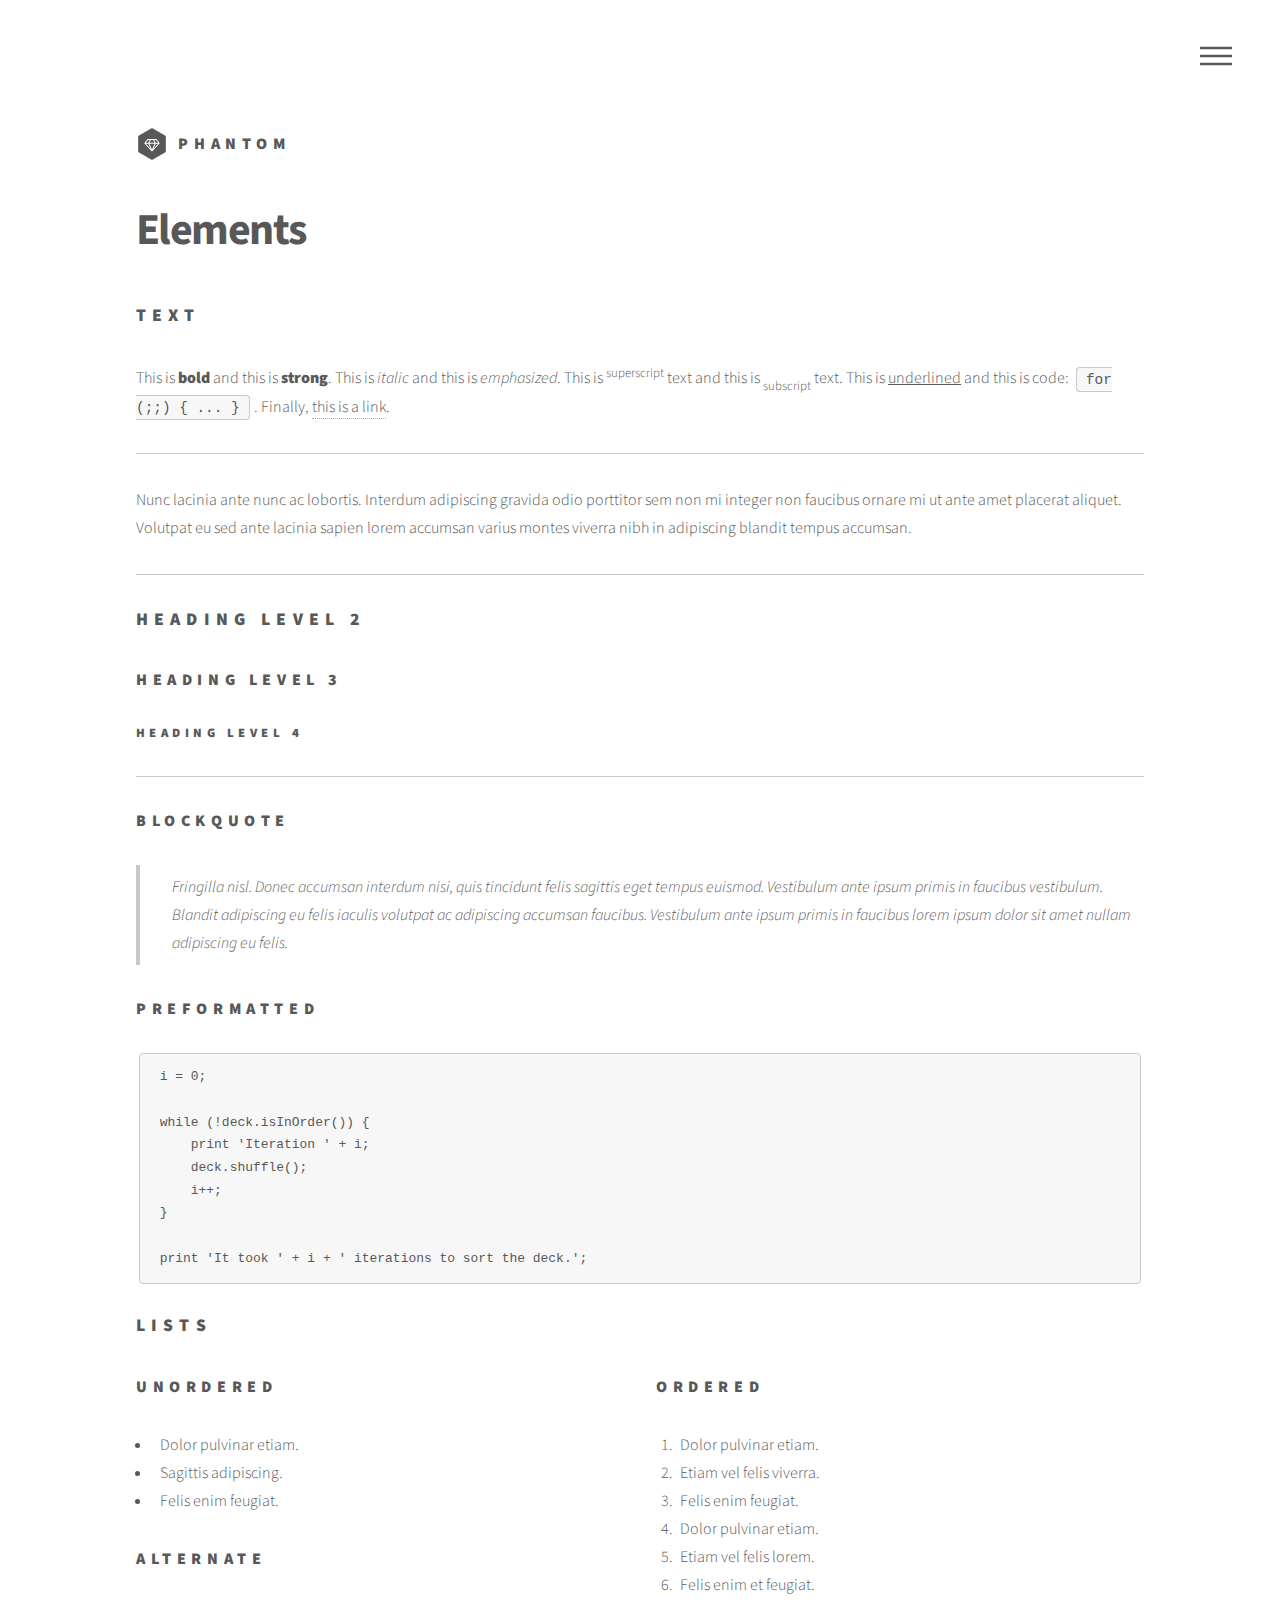
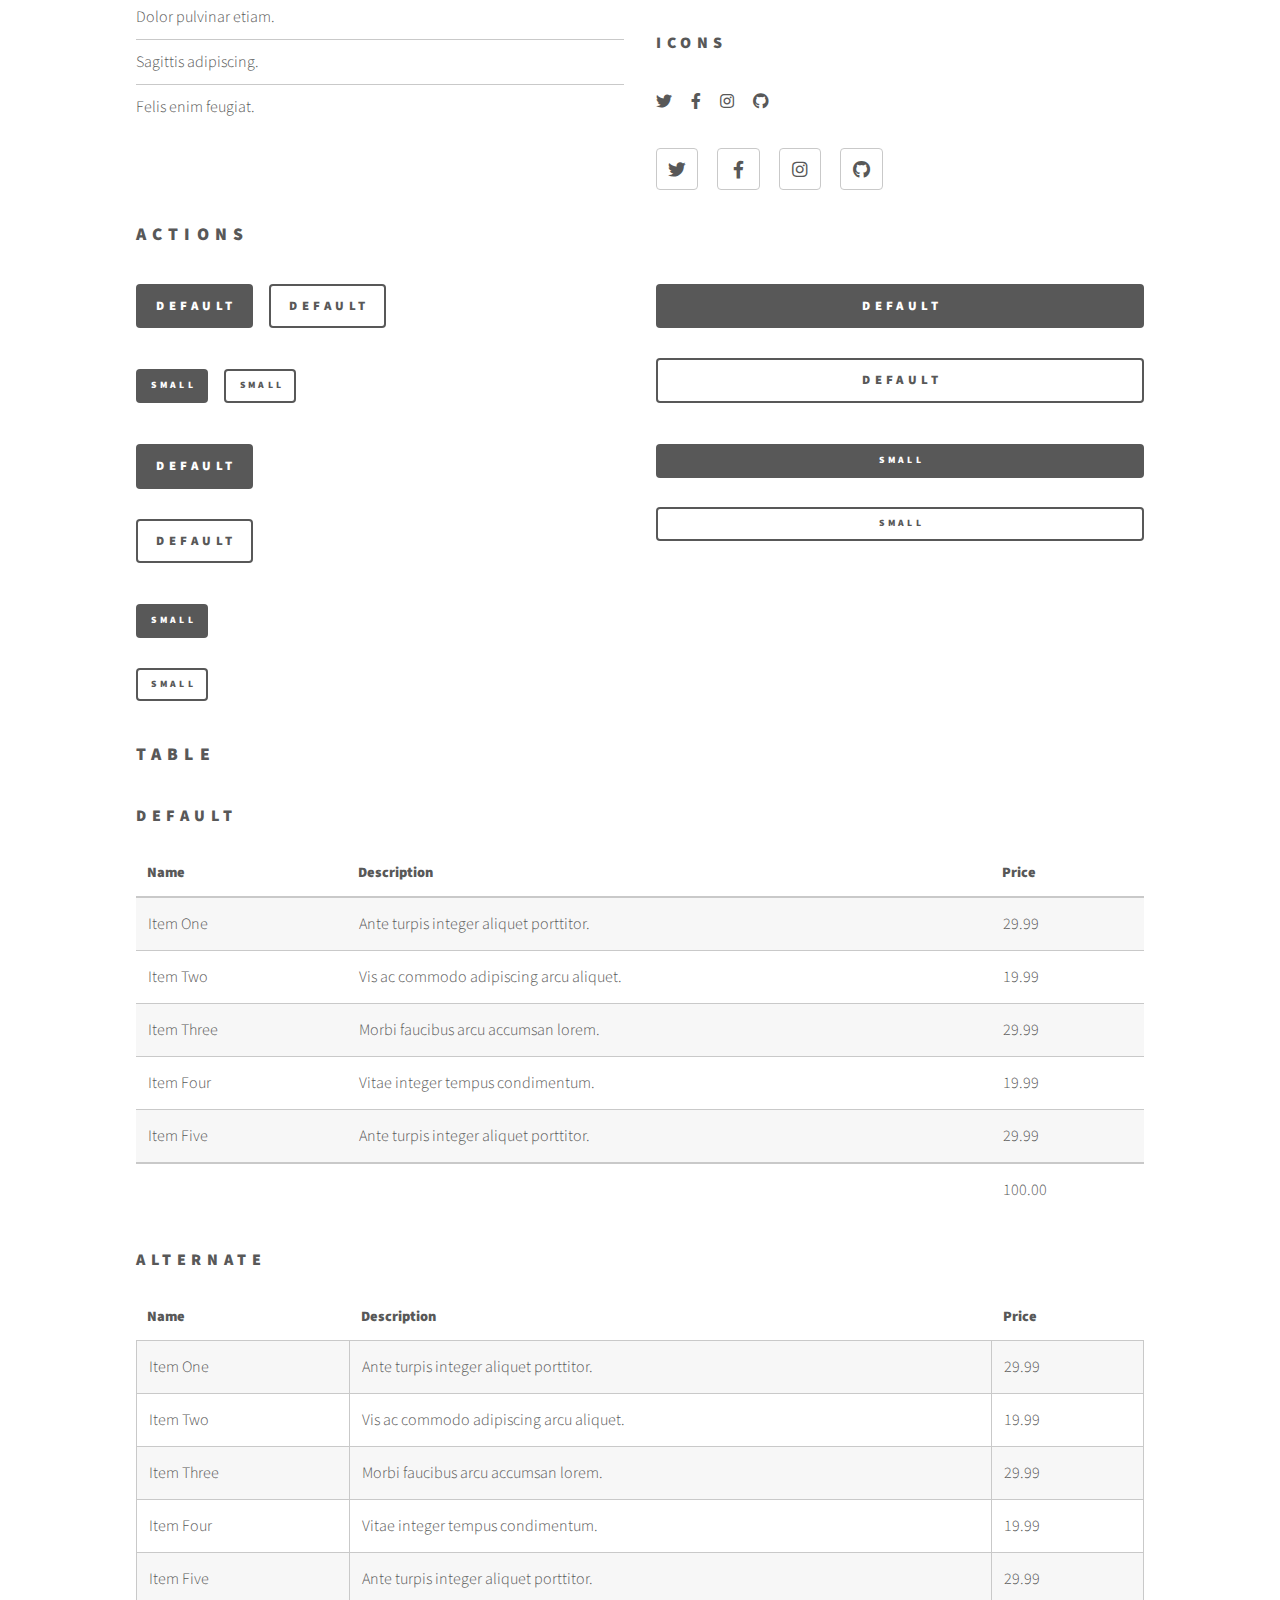
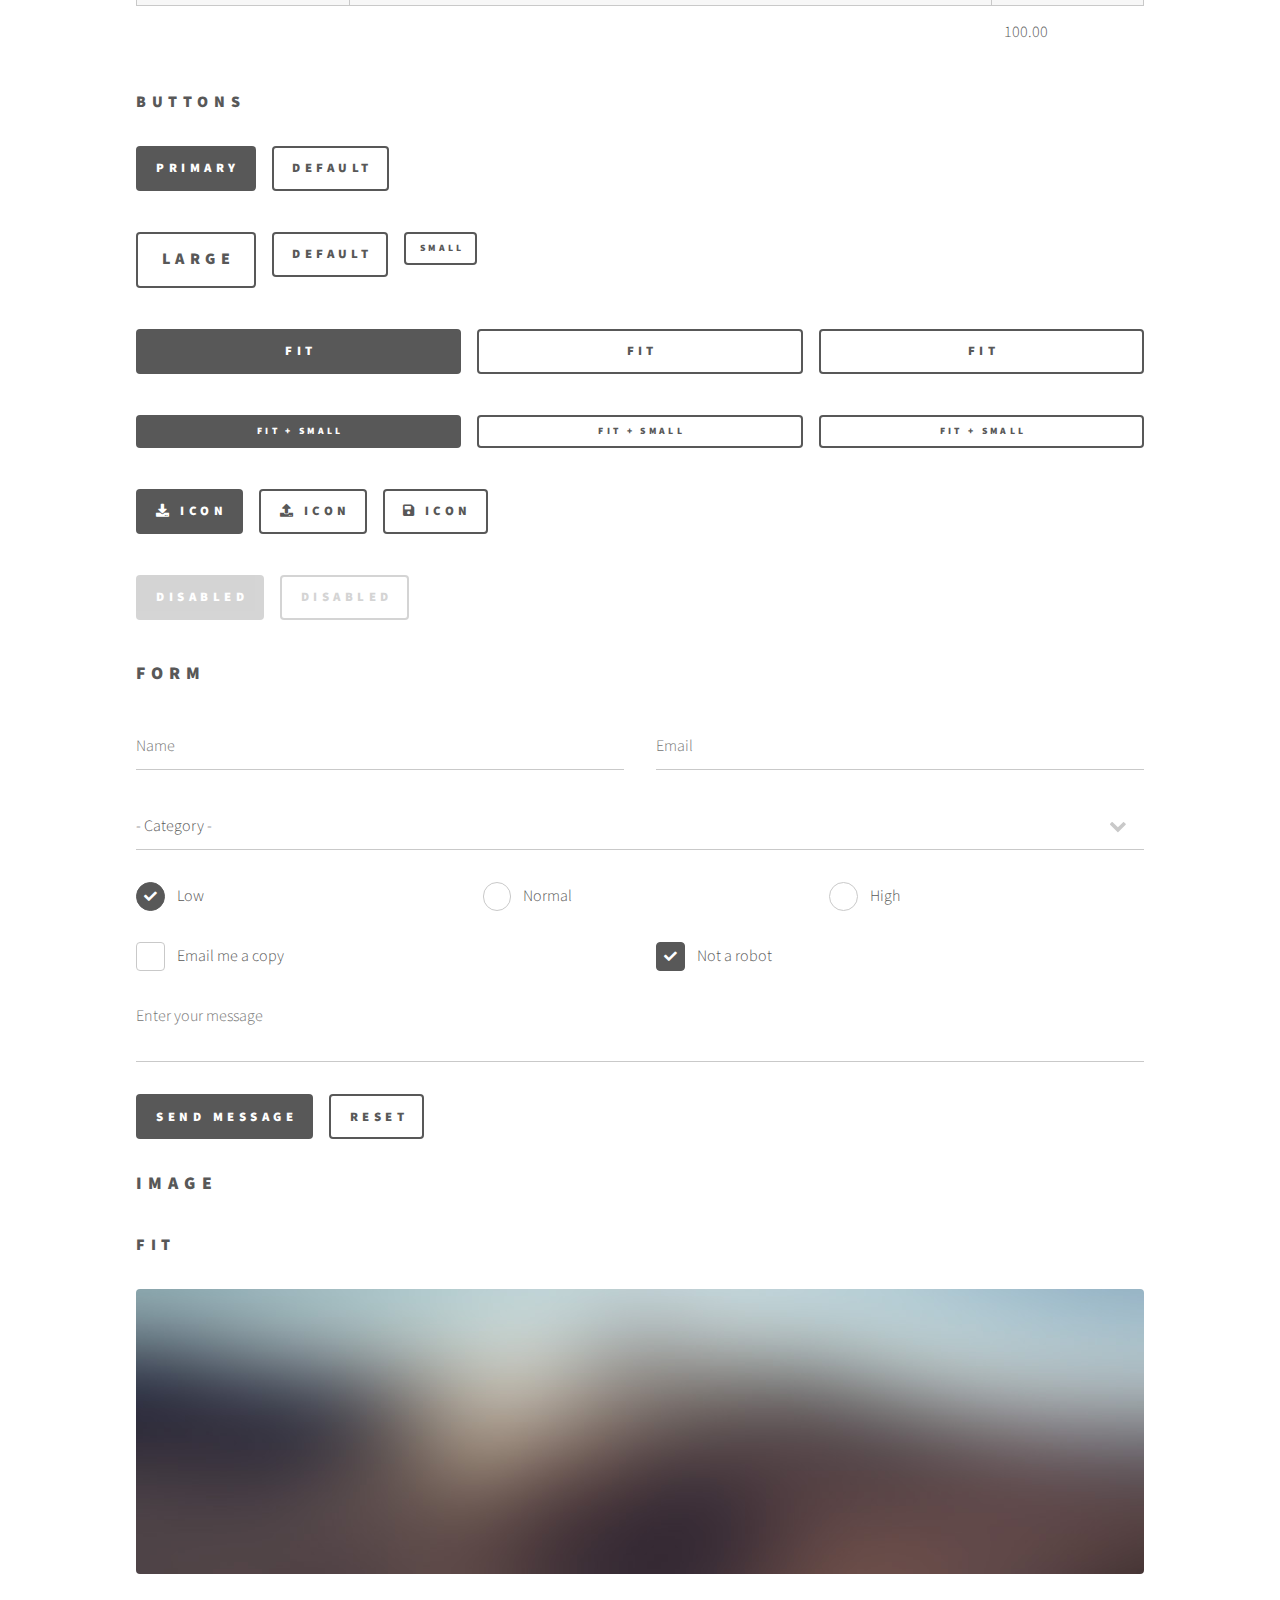
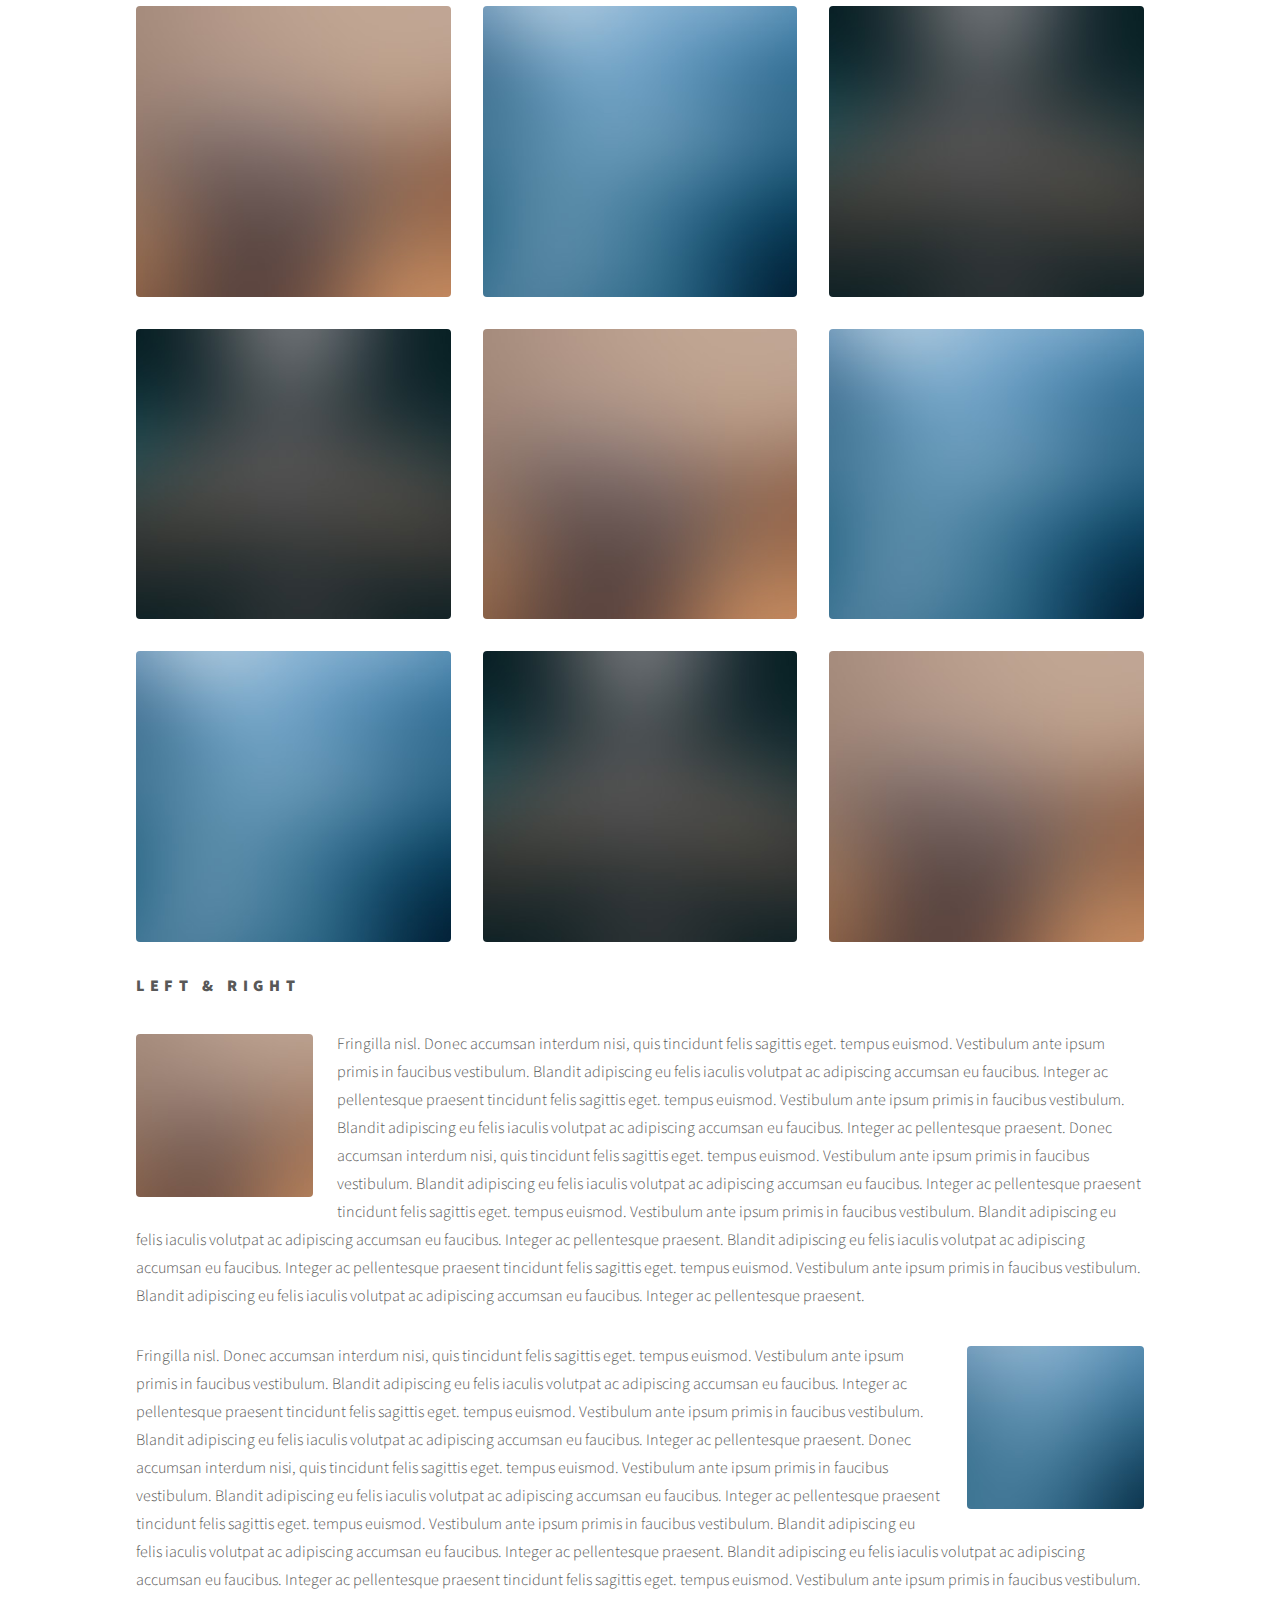
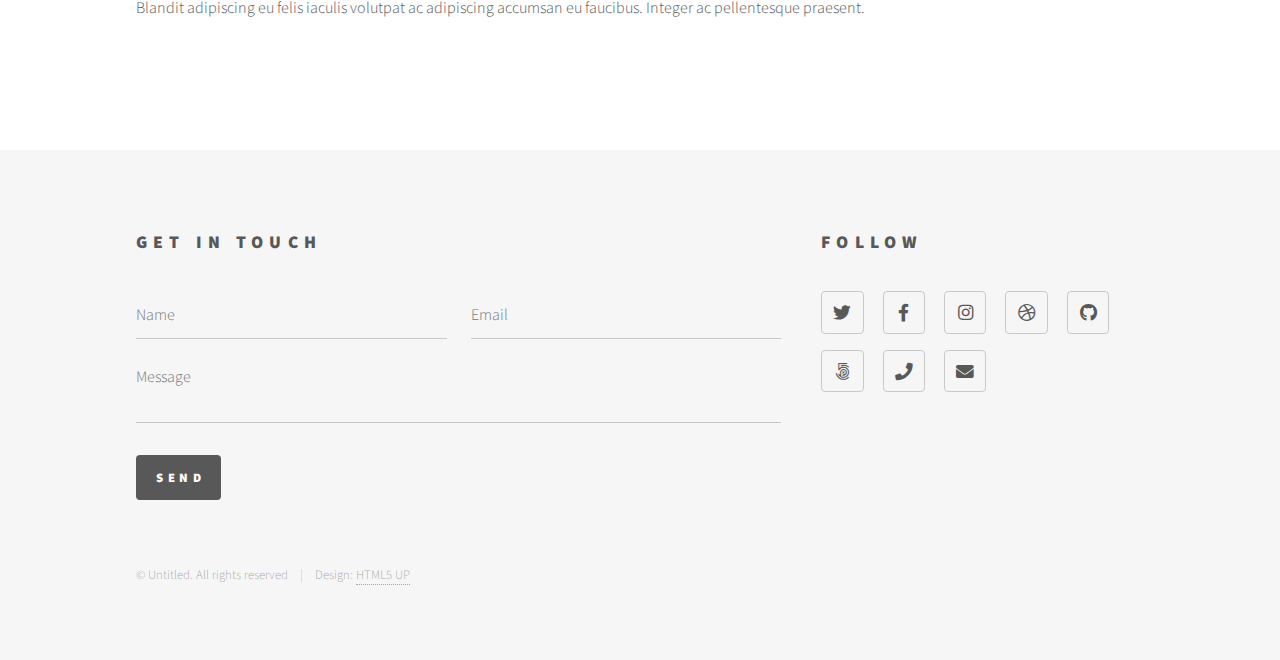
<file: elements.html>
<!DOCTYPE HTML>
<!--
	Phantom by HTML5 UP
	html5up.net | @ajlkn
	Free for personal and commercial use under the CCA 3.0 license (html5up.net/license)
-->
<html>
	<head>
		<title>Elements - Phantom by HTML5 UP</title>
		<meta charset="utf-8" />
		<meta name="viewport" content="width=device-width, initial-scale=1, user-scalable=no" />
		<link rel="stylesheet" href="assets/css/main.css" />
		<noscript><link rel="stylesheet" href="assets/css/noscript.css" /></noscript>
	</head>
	<body class="is-preload">
		<!-- Wrapper -->
			<div id="wrapper">

				<!-- Header -->
					<header id="header">
						<div class="inner">

							<!-- Logo -->
								<a href="index.html" class="logo">
									<span class="symbol"><img src="images/logo.svg" alt="" /></span><span class="title">Phantom</span>
								</a>

							<!-- Nav -->
								<nav>
									<ul>
										<li><a href="#menu">Menu</a></li>
									</ul>
								</nav>

						</div>
					</header>

				<!-- Menu -->
					<nav id="menu">
						<h2>Menu</h2>
						<ul>
							<li><a href="index.html">Home</a></li>
							<li><a href="generic.html">Ipsum veroeros</a></li>
							<li><a href="generic.html">Tempus etiam</a></li>
							<li><a href="generic.html">Consequat dolor</a></li>
							<li><a href="elements.html">Elements</a></li>
						</ul>
					</nav>

				<!-- Main -->
					<div id="main">
						<div class="inner">
							<h1>Elements</h1>

							<!-- Text -->
								<section>
									<h2>Text</h2>
									<p>This is <b>bold</b> and this is <strong>strong</strong>. This is <i>italic</i> and this is <em>emphasized</em>.
									This is <sup>superscript</sup> text and this is <sub>subscript</sub> text.
									This is <u>underlined</u> and this is code: <code>for (;;) { ... }</code>. Finally, <a href="#">this is a link</a>.</p>
									<hr />
									<p>Nunc lacinia ante nunc ac lobortis. Interdum adipiscing gravida odio porttitor sem non mi integer non faucibus ornare mi ut ante amet placerat aliquet. Volutpat eu sed ante lacinia sapien lorem accumsan varius montes viverra nibh in adipiscing blandit tempus accumsan.</p>
									<hr />
									<h2>Heading Level 2</h2>
									<h3>Heading Level 3</h3>
									<h4>Heading Level 4</h4>
									<hr />
									<h3>Blockquote</h3>
									<blockquote>Fringilla nisl. Donec accumsan interdum nisi, quis tincidunt felis sagittis eget tempus euismod. Vestibulum ante ipsum primis in faucibus vestibulum. Blandit adipiscing eu felis iaculis volutpat ac adipiscing accumsan faucibus. Vestibulum ante ipsum primis in faucibus lorem ipsum dolor sit amet nullam adipiscing eu felis.</blockquote>
									<h3>Preformatted</h3>
									<pre><code>i = 0;

while (!deck.isInOrder()) {
    print 'Iteration ' + i;
    deck.shuffle();
    i++;
}

print 'It took ' + i + ' iterations to sort the deck.';</code></pre>
								</section>

							<!-- Lists -->
								<section>
									<h2>Lists</h2>
									<div class="row">
										<div class="col-6 col-12-medium">
											<h3>Unordered</h3>
											<ul>
												<li>Dolor pulvinar etiam.</li>
												<li>Sagittis adipiscing.</li>
												<li>Felis enim feugiat.</li>
											</ul>
											<h3>Alternate</h3>
											<ul class="alt">
												<li>Dolor pulvinar etiam.</li>
												<li>Sagittis adipiscing.</li>
												<li>Felis enim feugiat.</li>
											</ul>
										</div>
										<div class="col-6 col-12-medium">
											<h3>Ordered</h3>
											<ol>
												<li>Dolor pulvinar etiam.</li>
												<li>Etiam vel felis viverra.</li>
												<li>Felis enim feugiat.</li>
												<li>Dolor pulvinar etiam.</li>
												<li>Etiam vel felis lorem.</li>
												<li>Felis enim et feugiat.</li>
											</ol>
											<h3>Icons</h3>
											<ul class="icons">
												<li><a href="#" class="icon brands style1 fa-twitter"><span class="label">Twitter</span></a></li>
												<li><a href="#" class="icon brands style1 fa-facebook-f"><span class="label">Facebook</span></a></li>
												<li><a href="#" class="icon brands style1 fa-instagram"><span class="label">Instagram</span></a></li>
												<li><a href="#" class="icon brands style1 fa-github"><span class="label">Github</span></a></li>
											</ul>
											<ul class="icons">
												<li><a href="#" class="icon brands style2 fa-twitter"><span class="label">Twitter</span></a></li>
												<li><a href="#" class="icon brands style2 fa-facebook-f"><span class="label">Facebook</span></a></li>
												<li><a href="#" class="icon brands style2 fa-instagram"><span class="label">Instagram</span></a></li>
												<li><a href="#" class="icon brands style2 fa-github"><span class="label">Github</span></a></li>
											</ul>
										</div>
									</div>
									<h2>Actions</h2>
									<div class="row">
										<div class="col-6 col-12-medium">
											<ul class="actions">
												<li><a href="#" class="button primary">Default</a></li>
												<li><a href="#" class="button">Default</a></li>
											</ul>
											<ul class="actions small">
												<li><a href="#" class="button primary small">Small</a></li>
												<li><a href="#" class="button small">Small</a></li>
											</ul>
											<ul class="actions stacked">
												<li><a href="#" class="button primary">Default</a></li>
												<li><a href="#" class="button">Default</a></li>
											</ul>
											<ul class="actions stacked">
												<li><a href="#" class="button primary small">Small</a></li>
												<li><a href="#" class="button small">Small</a></li>
											</ul>
										</div>
										<div class="col-6 col-12-medium">
											<ul class="actions stacked">
												<li><a href="#" class="button primary fit">Default</a></li>
												<li><a href="#" class="button fit">Default</a></li>
											</ul>
											<ul class="actions stacked">
												<li><a href="#" class="button primary small fit">Small</a></li>
												<li><a href="#" class="button small fit">Small</a></li>
											</ul>
										</div>
									</div>
								</section>

							<!-- Table -->
								<section>
									<h2>Table</h2>
									<h3>Default</h3>
									<div class="table-wrapper">
										<table>
											<thead>
												<tr>
													<th>Name</th>
													<th>Description</th>
													<th>Price</th>
												</tr>
											</thead>
											<tbody>
												<tr>
													<td>Item One</td>
													<td>Ante turpis integer aliquet porttitor.</td>
													<td>29.99</td>
												</tr>
												<tr>
													<td>Item Two</td>
													<td>Vis ac commodo adipiscing arcu aliquet.</td>
													<td>19.99</td>
												</tr>
												<tr>
													<td>Item Three</td>
													<td> Morbi faucibus arcu accumsan lorem.</td>
													<td>29.99</td>
												</tr>
												<tr>
													<td>Item Four</td>
													<td>Vitae integer tempus condimentum.</td>
													<td>19.99</td>
												</tr>
												<tr>
													<td>Item Five</td>
													<td>Ante turpis integer aliquet porttitor.</td>
													<td>29.99</td>
												</tr>
											</tbody>
											<tfoot>
												<tr>
													<td colspan="2"></td>
													<td>100.00</td>
												</tr>
											</tfoot>
										</table>
									</div>

									<h3>Alternate</h3>
									<div class="table-wrapper">
										<table class="alt">
											<thead>
												<tr>
													<th>Name</th>
													<th>Description</th>
													<th>Price</th>
												</tr>
											</thead>
											<tbody>
												<tr>
													<td>Item One</td>
													<td>Ante turpis integer aliquet porttitor.</td>
													<td>29.99</td>
												</tr>
												<tr>
													<td>Item Two</td>
													<td>Vis ac commodo adipiscing arcu aliquet.</td>
													<td>19.99</td>
												</tr>
												<tr>
													<td>Item Three</td>
													<td> Morbi faucibus arcu accumsan lorem.</td>
													<td>29.99</td>
												</tr>
												<tr>
													<td>Item Four</td>
													<td>Vitae integer tempus condimentum.</td>
													<td>19.99</td>
												</tr>
												<tr>
													<td>Item Five</td>
													<td>Ante turpis integer aliquet porttitor.</td>
													<td>29.99</td>
												</tr>
											</tbody>
											<tfoot>
												<tr>
													<td colspan="2"></td>
													<td>100.00</td>
												</tr>
											</tfoot>
										</table>
									</div>
								</section>

							<!-- Buttons -->
								<section>
									<h3>Buttons</h3>
									<ul class="actions">
										<li><a href="#" class="button primary">Primary</a></li>
										<li><a href="#" class="button">Default</a></li>
									</ul>
									<ul class="actions">
										<li><a href="#" class="button large">Large</a></li>
										<li><a href="#" class="button">Default</a></li>
										<li><a href="#" class="button small">Small</a></li>
									</ul>
									<ul class="actions fit">
										<li><a href="#" class="button primary fit">Fit</a></li>
										<li><a href="#" class="button fit">Fit</a></li>
										<li><a href="#" class="button fit">Fit</a></li>
									</ul>
									<ul class="actions fit small">
										<li><a href="#" class="button primary fit small">Fit + Small</a></li>
										<li><a href="#" class="button fit small">Fit + Small</a></li>
										<li><a href="#" class="button fit small">Fit + Small</a></li>
									</ul>
									<ul class="actions">
										<li><a href="#" class="button primary icon solid fa-download">Icon</a></li>
										<li><a href="#" class="button icon solid fa-upload">Icon</a></li>
										<li><a href="#" class="button icon solid fa-save">Icon</a></li>
									</ul>
									<ul class="actions">
										<li><span class="button primary disabled">Disabled</span></li>
										<li><span class="button disabled">Disabled</span></li>
									</ul>
								</section>

							<!-- Form -->
								<section>
									<h2>Form</h2>
									<form method="post" action="#">
										<div class="row gtr-uniform">
											<div class="col-6 col-12-xsmall">
												<input type="text" name="demo-name" id="demo-name" value="" placeholder="Name" />
											</div>
											<div class="col-6 col-12-xsmall">
												<input type="email" name="demo-email" id="demo-email" value="" placeholder="Email" />
											</div>
											<div class="col-12">
												<select name="demo-category" id="demo-category">
													<option value="">- Category -</option>
													<option value="1">Manufacturing</option>
													<option value="1">Shipping</option>
													<option value="1">Administration</option>
													<option value="1">Human Resources</option>
												</select>
											</div>
											<div class="col-4 col-12-small">
												<input type="radio" id="demo-priority-low" name="demo-priority" checked>
												<label for="demo-priority-low">Low</label>
											</div>
											<div class="col-4 col-12-small">
												<input type="radio" id="demo-priority-normal" name="demo-priority">
												<label for="demo-priority-normal">Normal</label>
											</div>
											<div class="col-4 col-12-small">
												<input type="radio" id="demo-priority-high" name="demo-priority">
												<label for="demo-priority-high">High</label>
											</div>
											<div class="col-6 col-12-small">
												<input type="checkbox" id="demo-copy" name="demo-copy">
												<label for="demo-copy">Email me a copy</label>
											</div>
											<div class="col-6 col-12-small">
												<input type="checkbox" id="demo-human" name="demo-human" checked>
												<label for="demo-human">Not a robot</label>
											</div>
											<div class="col-12">
												<textarea name="demo-message" id="demo-message" placeholder="Enter your message" rows="6"></textarea>
											</div>
											<div class="col-12">
												<ul class="actions">
													<li><input type="submit" value="Send Message" class="primary" /></li>
													<li><input type="reset" value="Reset" /></li>
												</ul>
											</div>
										</div>
									</form>
								</section>

							<!-- Image -->
								<section>
									<h2>Image</h2>
									<h3>Fit</h3>
									<div class="box alt">
										<div class="row gtr-uniform">
											<div class="col-12"><span class="image fit"><img src="images/pic13.jpg" alt="" /></span></div>
											<div class="col-4"><span class="image fit"><img src="images/pic01.jpg" alt="" /></span></div>
											<div class="col-4"><span class="image fit"><img src="images/pic02.jpg" alt="" /></span></div>
											<div class="col-4"><span class="image fit"><img src="images/pic03.jpg" alt="" /></span></div>
											<div class="col-4"><span class="image fit"><img src="images/pic03.jpg" alt="" /></span></div>
											<div class="col-4"><span class="image fit"><img src="images/pic01.jpg" alt="" /></span></div>
											<div class="col-4"><span class="image fit"><img src="images/pic02.jpg" alt="" /></span></div>
											<div class="col-4"><span class="image fit"><img src="images/pic02.jpg" alt="" /></span></div>
											<div class="col-4"><span class="image fit"><img src="images/pic03.jpg" alt="" /></span></div>
											<div class="col-4"><span class="image fit"><img src="images/pic01.jpg" alt="" /></span></div>
										</div>
									</div>
									<h3>Left &amp; Right</h3>
									<p><span class="image left"><img src="images/pic14.jpg" alt="" /></span>Fringilla nisl. Donec accumsan interdum nisi, quis tincidunt felis sagittis eget. tempus euismod. Vestibulum ante ipsum primis in faucibus vestibulum. Blandit adipiscing eu felis iaculis volutpat ac adipiscing accumsan eu faucibus. Integer ac pellentesque praesent tincidunt felis sagittis eget. tempus euismod. Vestibulum ante ipsum primis in faucibus vestibulum. Blandit adipiscing eu felis iaculis volutpat ac adipiscing accumsan eu faucibus. Integer ac pellentesque praesent. Donec accumsan interdum nisi, quis tincidunt felis sagittis eget. tempus euismod. Vestibulum ante ipsum primis in faucibus vestibulum. Blandit adipiscing eu felis iaculis volutpat ac adipiscing accumsan eu faucibus. Integer ac pellentesque praesent tincidunt felis sagittis eget. tempus euismod. Vestibulum ante ipsum primis in faucibus vestibulum. Blandit adipiscing eu felis iaculis volutpat ac adipiscing accumsan eu faucibus. Integer ac pellentesque praesent. Blandit adipiscing eu felis iaculis volutpat ac adipiscing accumsan eu faucibus. Integer ac pellentesque praesent tincidunt felis sagittis eget. tempus euismod. Vestibulum ante ipsum primis in faucibus vestibulum. Blandit adipiscing eu felis iaculis volutpat ac adipiscing accumsan eu faucibus. Integer ac pellentesque praesent.</p>
									<p><span class="image right"><img src="images/pic15.jpg" alt="" /></span>Fringilla nisl. Donec accumsan interdum nisi, quis tincidunt felis sagittis eget. tempus euismod. Vestibulum ante ipsum primis in faucibus vestibulum. Blandit adipiscing eu felis iaculis volutpat ac adipiscing accumsan eu faucibus. Integer ac pellentesque praesent tincidunt felis sagittis eget. tempus euismod. Vestibulum ante ipsum primis in faucibus vestibulum. Blandit adipiscing eu felis iaculis volutpat ac adipiscing accumsan eu faucibus. Integer ac pellentesque praesent. Donec accumsan interdum nisi, quis tincidunt felis sagittis eget. tempus euismod. Vestibulum ante ipsum primis in faucibus vestibulum. Blandit adipiscing eu felis iaculis volutpat ac adipiscing accumsan eu faucibus. Integer ac pellentesque praesent tincidunt felis sagittis eget. tempus euismod. Vestibulum ante ipsum primis in faucibus vestibulum. Blandit adipiscing eu felis iaculis volutpat ac adipiscing accumsan eu faucibus. Integer ac pellentesque praesent. Blandit adipiscing eu felis iaculis volutpat ac adipiscing accumsan eu faucibus. Integer ac pellentesque praesent tincidunt felis sagittis eget. tempus euismod. Vestibulum ante ipsum primis in faucibus vestibulum. Blandit adipiscing eu felis iaculis volutpat ac adipiscing accumsan eu faucibus. Integer ac pellentesque praesent.</p>
								</section>

						</div>
					</div>

				<!-- Footer -->
					<footer id="footer">
						<div class="inner">
							<section>
								<h2>Get in touch</h2>
								<form method="post" action="#">
									<div class="fields">
										<div class="field half">
											<input type="text" name="name" id="name" placeholder="Name" />
										</div>
										<div class="field half">
											<input type="email" name="email" id="email" placeholder="Email" />
										</div>
										<div class="field">
											<textarea name="message" id="message" placeholder="Message"></textarea>
										</div>
									</div>
									<ul class="actions">
										<li><input type="submit" value="Send" class="primary" /></li>
									</ul>
								</form>
							</section>
							<section>
								<h2>Follow</h2>
								<ul class="icons">
									<li><a href="#" class="icon brands style2 fa-twitter"><span class="label">Twitter</span></a></li>
									<li><a href="#" class="icon brands style2 fa-facebook-f"><span class="label">Facebook</span></a></li>
									<li><a href="#" class="icon brands style2 fa-instagram"><span class="label">Instagram</span></a></li>
									<li><a href="#" class="icon brands style2 fa-dribbble"><span class="label">Dribbble</span></a></li>
									<li><a href="#" class="icon brands style2 fa-github"><span class="label">GitHub</span></a></li>
									<li><a href="#" class="icon brands style2 fa-500px"><span class="label">500px</span></a></li>
									<li><a href="#" class="icon solid style2 fa-phone"><span class="label">Phone</span></a></li>
									<li><a href="#" class="icon solid style2 fa-envelope"><span class="label">Email</span></a></li>
								</ul>
							</section>
							<ul class="copyright">
								<li>&copy; Untitled. All rights reserved</li><li>Design: <a href="http://html5up.net">HTML5 UP</a></li>
							</ul>
						</div>
					</footer>

			</div>

		<!-- Scripts -->
			<script src="assets/js/jquery.min.js"></script>
			<script src="assets/js/browser.min.js"></script>
			<script src="assets/js/breakpoints.min.js"></script>
			<script src="assets/js/util.js"></script>
			<script src="assets/js/main.js"></script>

	</body>
</html>
</file>
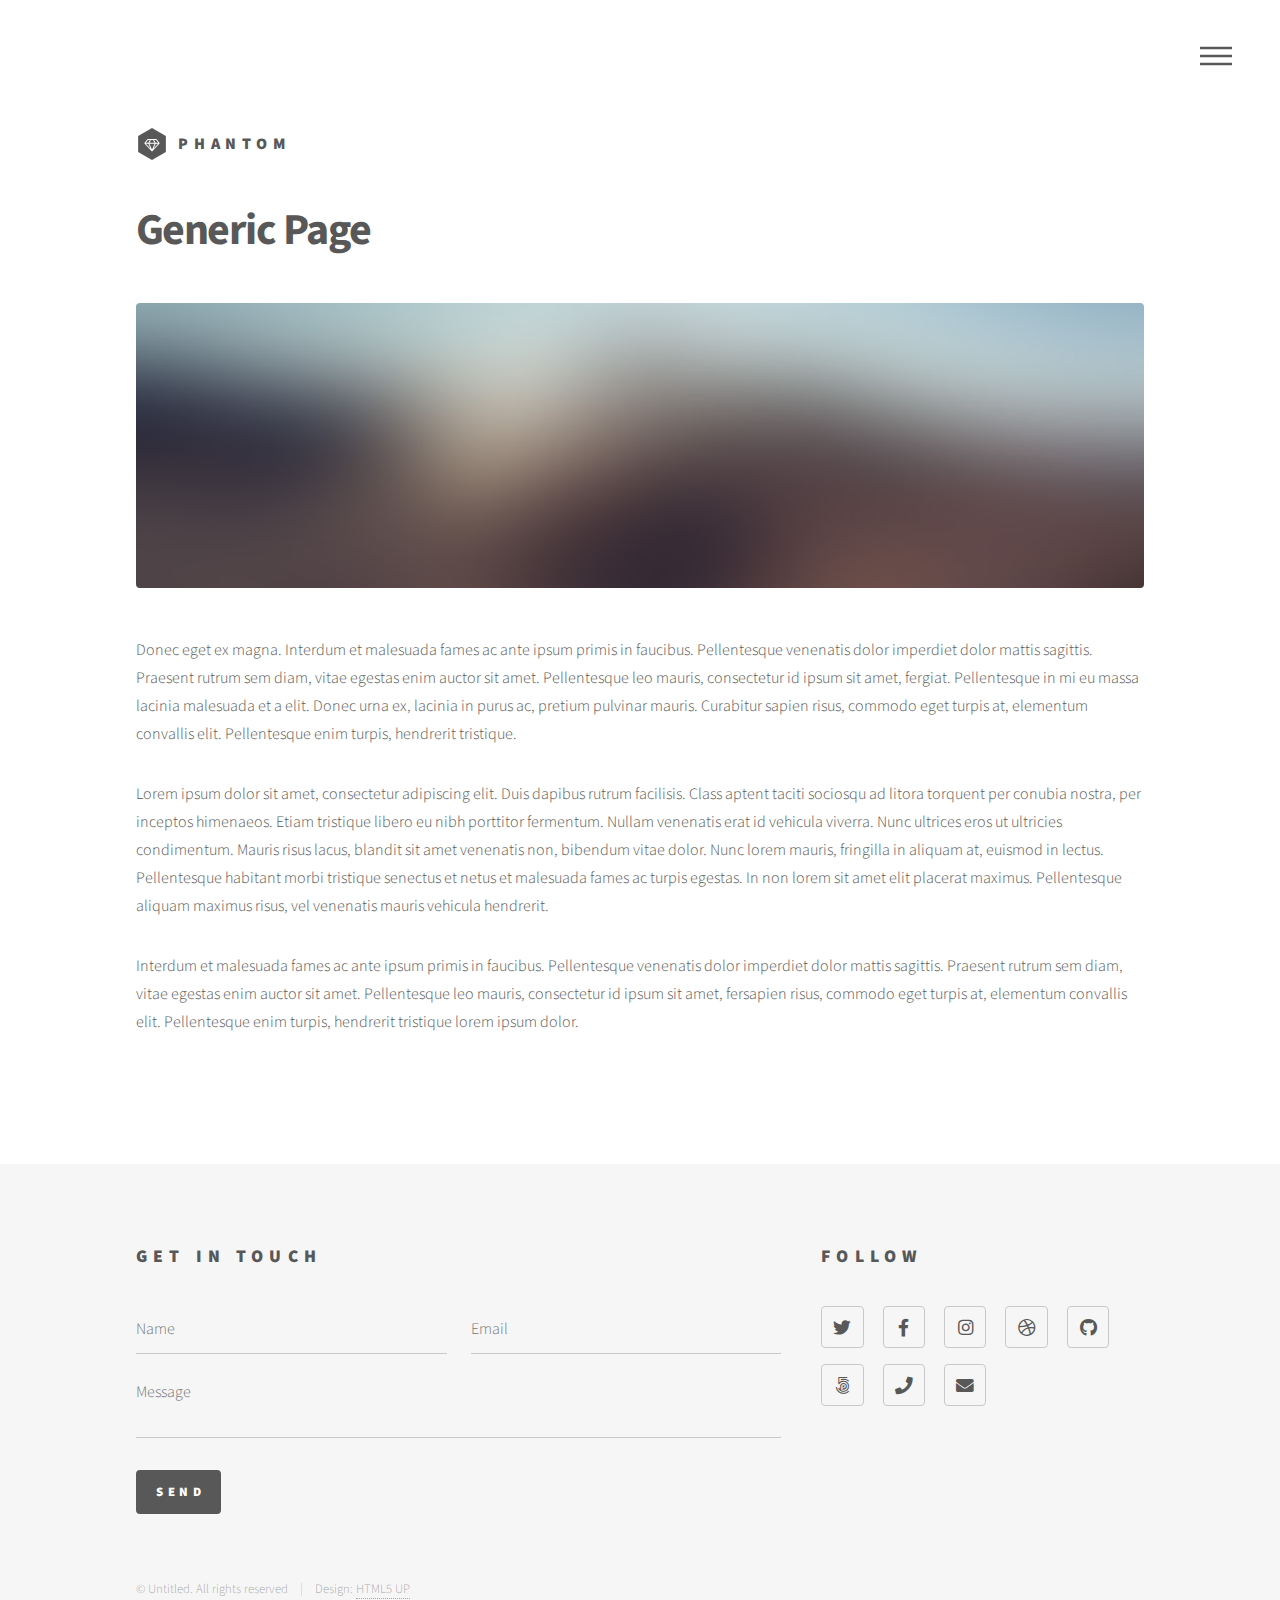
<file: generic.html>
<!DOCTYPE HTML>
<!--
	Phantom by HTML5 UP
	html5up.net | @ajlkn
	Free for personal and commercial use under the CCA 3.0 license (html5up.net/license)
-->
<html>
	<head>
		<title>Generic - Phantom by HTML5 UP</title>
		<meta charset="utf-8" />
		<meta name="viewport" content="width=device-width, initial-scale=1, user-scalable=no" />
		<link rel="stylesheet" href="assets/css/main.css" />
		<noscript><link rel="stylesheet" href="assets/css/noscript.css" /></noscript>
	</head>
	<body class="is-preload">
		<!-- Wrapper -->
			<div id="wrapper">

				<!-- Header -->
					<header id="header">
						<div class="inner">

							<!-- Logo -->
								<a href="index.html" class="logo">
									<span class="symbol"><img src="images/logo.svg" alt="" /></span><span class="title">Phantom</span>
								</a>

							<!-- Nav -->
								<nav>
									<ul>
										<li><a href="#menu">Menu</a></li>
									</ul>
								</nav>

						</div>
					</header>

				<!-- Menu -->
					<nav id="menu">
						<h2>Menu</h2>
						<ul>
							<li><a href="index.html">Home</a></li>
							<li><a href="generic.html">Ipsum veroeros</a></li>
							<li><a href="generic.html">Tempus etiam</a></li>
							<li><a href="generic.html">Consequat dolor</a></li>
							<li><a href="elements.html">Elements</a></li>
						</ul>
					</nav>

				<!-- Main -->
					<div id="main">
						<div class="inner">
							<h1>Generic Page</h1>
							<span class="image main"><img src="images/pic13.jpg" alt="" /></span>
							<p>Donec eget ex magna. Interdum et malesuada fames ac ante ipsum primis in faucibus. Pellentesque venenatis dolor imperdiet dolor mattis sagittis. Praesent rutrum sem diam, vitae egestas enim auctor sit amet. Pellentesque leo mauris, consectetur id ipsum sit amet, fergiat. Pellentesque in mi eu massa lacinia malesuada et a elit. Donec urna ex, lacinia in purus ac, pretium pulvinar mauris. Curabitur sapien risus, commodo eget turpis at, elementum convallis elit. Pellentesque enim turpis, hendrerit tristique.</p>
							<p>Lorem ipsum dolor sit amet, consectetur adipiscing elit. Duis dapibus rutrum facilisis. Class aptent taciti sociosqu ad litora torquent per conubia nostra, per inceptos himenaeos. Etiam tristique libero eu nibh porttitor fermentum. Nullam venenatis erat id vehicula viverra. Nunc ultrices eros ut ultricies condimentum. Mauris risus lacus, blandit sit amet venenatis non, bibendum vitae dolor. Nunc lorem mauris, fringilla in aliquam at, euismod in lectus. Pellentesque habitant morbi tristique senectus et netus et malesuada fames ac turpis egestas. In non lorem sit amet elit placerat maximus. Pellentesque aliquam maximus risus, vel venenatis mauris vehicula hendrerit.</p>
							<p>Interdum et malesuada fames ac ante ipsum primis in faucibus. Pellentesque venenatis dolor imperdiet dolor mattis sagittis. Praesent rutrum sem diam, vitae egestas enim auctor sit amet. Pellentesque leo mauris, consectetur id ipsum sit amet, fersapien risus, commodo eget turpis at, elementum convallis elit. Pellentesque enim turpis, hendrerit tristique lorem ipsum dolor.</p>
						</div>
					</div>

				<!-- Footer -->
					<footer id="footer">
						<div class="inner">
							<section>
								<h2>Get in touch</h2>
								<form method="post" action="#">
									<div class="fields">
										<div class="field half">
											<input type="text" name="name" id="name" placeholder="Name" />
										</div>
										<div class="field half">
											<input type="email" name="email" id="email" placeholder="Email" />
										</div>
										<div class="field">
											<textarea name="message" id="message" placeholder="Message"></textarea>
										</div>
									</div>
									<ul class="actions">
										<li><input type="submit" value="Send" class="primary" /></li>
									</ul>
								</form>
							</section>
							<section>
								<h2>Follow</h2>
								<ul class="icons">
									<li><a href="#" class="icon brands style2 fa-twitter"><span class="label">Twitter</span></a></li>
									<li><a href="#" class="icon brands style2 fa-facebook-f"><span class="label">Facebook</span></a></li>
									<li><a href="#" class="icon brands style2 fa-instagram"><span class="label">Instagram</span></a></li>
									<li><a href="#" class="icon brands style2 fa-dribbble"><span class="label">Dribbble</span></a></li>
									<li><a href="#" class="icon brands style2 fa-github"><span class="label">GitHub</span></a></li>
									<li><a href="#" class="icon brands style2 fa-500px"><span class="label">500px</span></a></li>
									<li><a href="#" class="icon solid style2 fa-phone"><span class="label">Phone</span></a></li>
									<li><a href="#" class="icon solid style2 fa-envelope"><span class="label">Email</span></a></li>
								</ul>
							</section>
							<ul class="copyright">
								<li>&copy; Untitled. All rights reserved</li><li>Design: <a href="http://html5up.net">HTML5 UP</a></li>
							</ul>
						</div>
					</footer>

			</div>

		<!-- Scripts -->
			<script src="assets/js/jquery.min.js"></script>
			<script src="assets/js/browser.min.js"></script>
			<script src="assets/js/breakpoints.min.js"></script>
			<script src="assets/js/util.js"></script>
			<script src="assets/js/main.js"></script>

	</body>
</html>
</file>
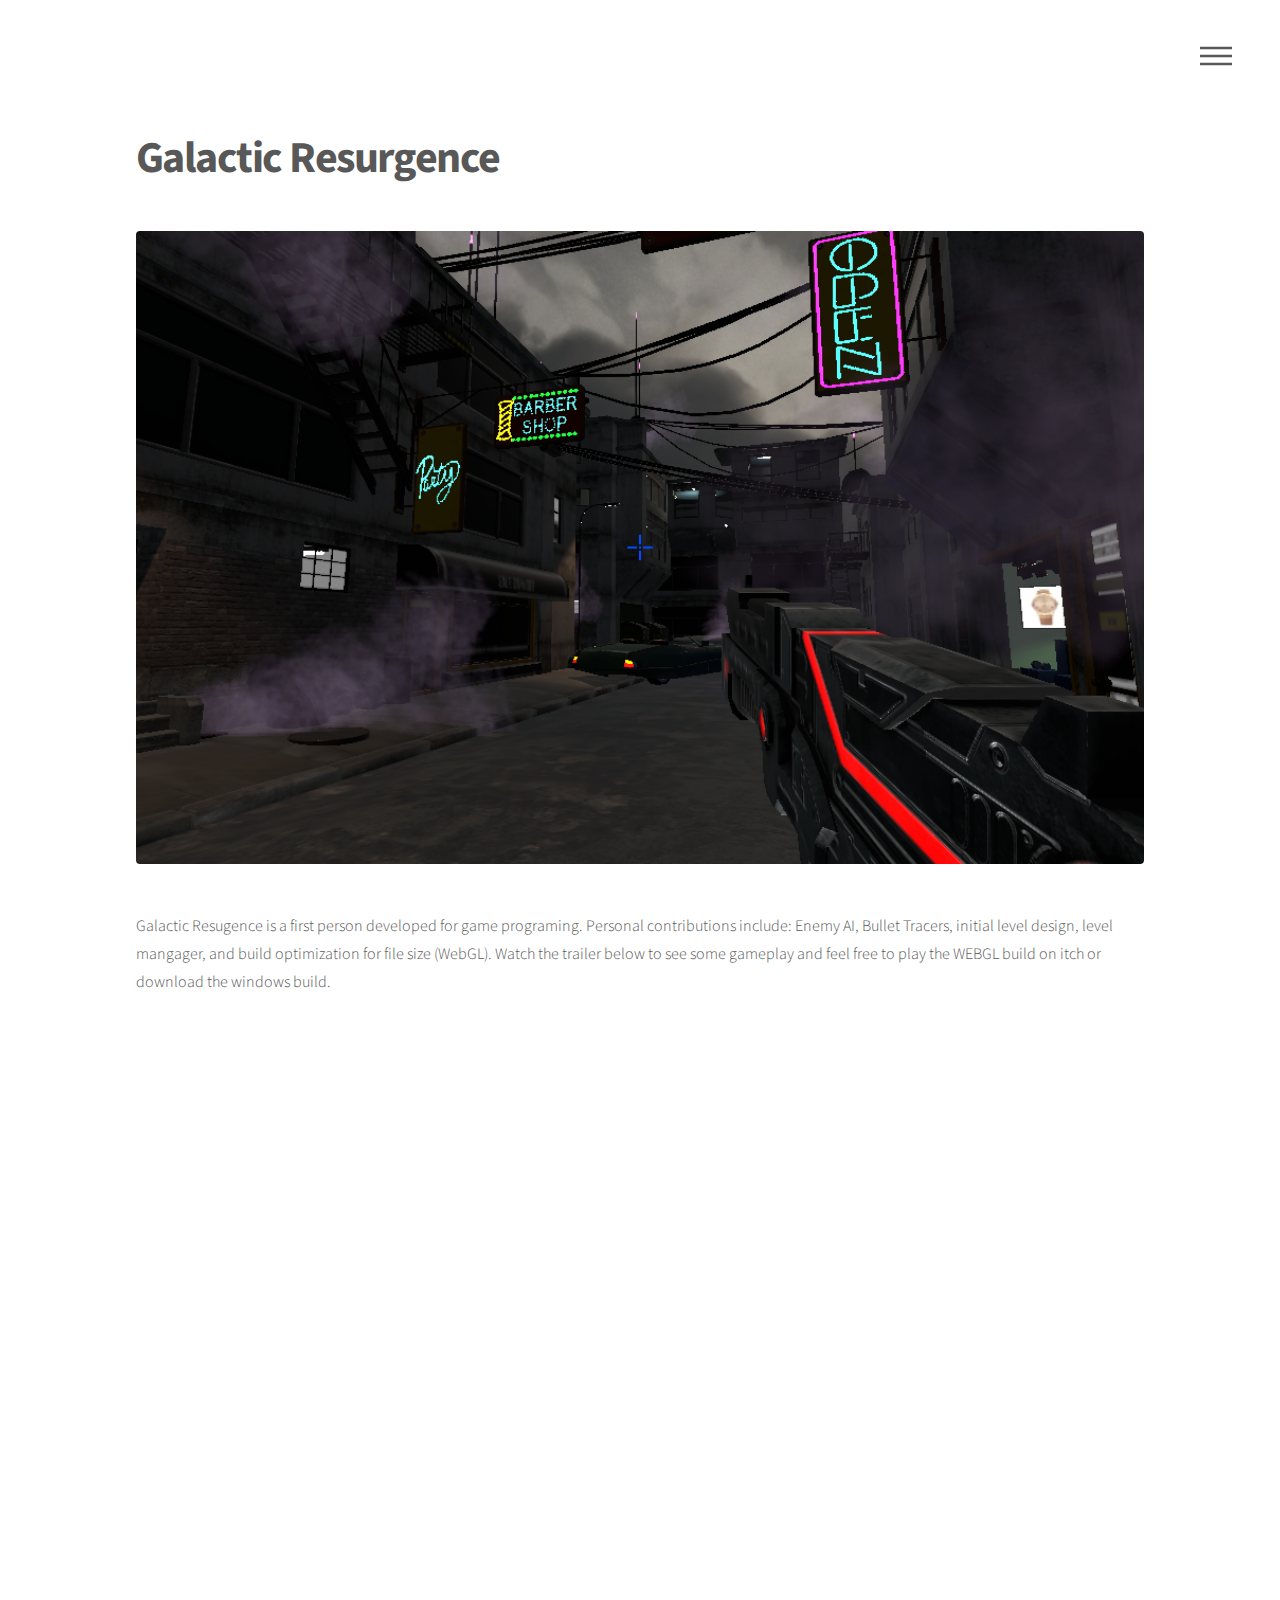
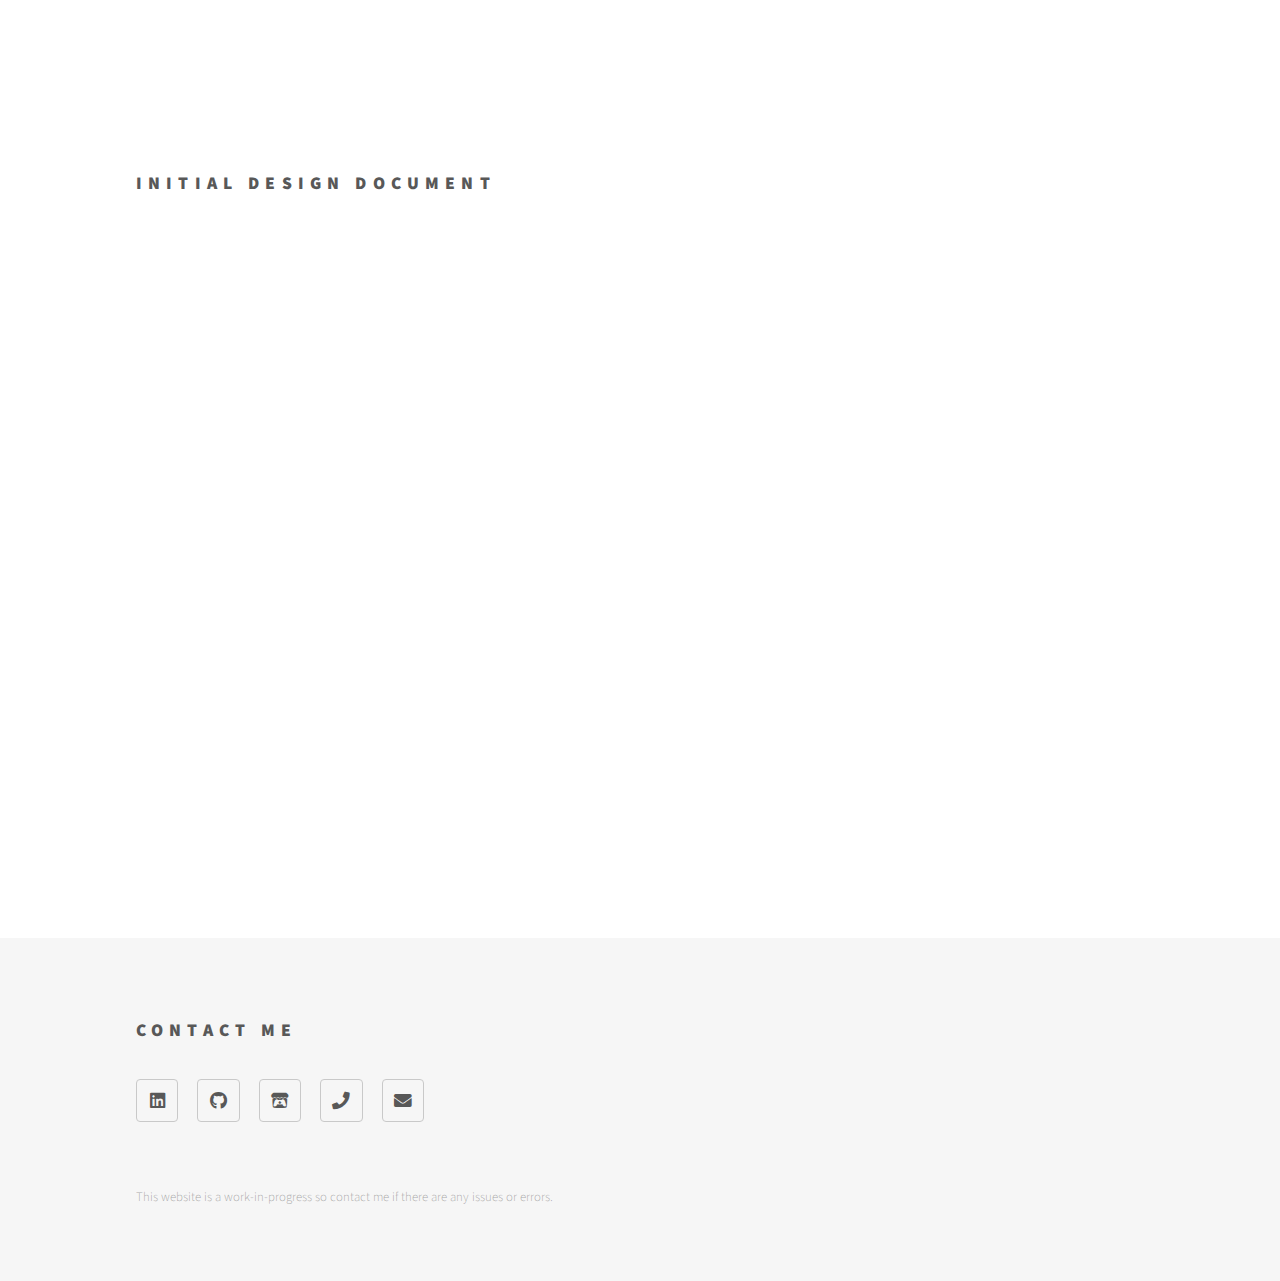
<file: gr.html>
<!DOCTYPE HTML>
<!--
	Phantom by HTML5 UP
	html5up.net | @ajlkn
	Free for personal and commercial use under the CCA 3.0 license (html5up.net/license)
-->
<html>
	<head>
		<title>Galactic Resurgence</title>
		<meta charset="utf-8" />
		<meta name="viewport" content="width=device-width, initial-scale=1, user-scalable=no" />
		<link rel="stylesheet" href="assets/css/main.css" />
		<link rel="stylesheet" href="assets/css/video.css" />
		<noscript><link rel="stylesheet" href="assets/css/noscript.css" /></noscript>
	</head>
	<body class="is-preload">
		<!-- Wrapper -->
			<div id="wrapper">

				<!-- Header -->
					<header id="header">
						<div class="inner">

							 <!-- Nav -->
								<nav>
									<ul>
										<li><a href="#menu">Menu</a></li>
									</ul>
								</nav>

						</div>
					</header>

			<!-- Menu -->
			<nav id="menu">
				<h2>Menu</h2>
				<ul>
					<li><a href="index.html">Home</a></li>
					<li><a href="itch.html">Empty Echos</a></li>
					<li><a href="wrom.html">What Remains of Me</a></li>
					<li><a href="platformingPlaftforms.html">Platforming Platforms</a></li>
					<li><a href="bujo.html">Bujo Journal</a></li>
					<li><a href="rtp.html">Reliable Transport Protocol</a></li>
					<li><a href="webcrawl.html">Web Crawler</a></li>
					<li><a href="mem.html">Basic Memory Allocator</a></li>
					<li><a href="gr.html">Galactic Resugence</a></li>
					<li><a href="jkf.html">Just Keep Flying</a></li>
					<li><a href="xp.html">XP Dimension Mod</a></li>
				</ul>
			</nav>

				<!-- Main -->
					<div id="main">
						<div class="inner">
							<h1>Galactic Resurgence</h1>
							<span class="image main"><img src="images/GR1.png" alt="" /></span>
							<p>Galactic Resugence is a first person developed for game programing. Personal contributions include: Enemy AI, Bullet Tracers, initial level design, level mangager, and build optimization for file size (WebGL). Watch the trailer below to see some gameplay and feel free to play the WEBGL build on itch or download the windows build.</p>
							<div class="video-container"> 
								<iframe src="https://www.youtube.com/embed/aUrwNIy0cbo" frameborder="0" allowfullscreen></iframe> 
							</div>
							</video></span>
							<iframe height="167" frameborder="0" src="https://itch.io/embed/2593843" width="552"><a href="https://youseless.itch.io/galactic-resurgance">Galactic Resurgence</a></iframe>
							<h2>Initial Design Document</h2>
							<iframe src="pdfs/gr.pdf" width=80% height="600"></iframe>
							
						</div>

					</div>

		<!-- Footer -->
		<footer id="footer">
			<div class="inner">
				<section>
					<h2>Contact Me</h2>
					<ul class="icons">
						<li><a href="https://www.linkedin.com/in/thomasbelk/" class="icon brands style2 fa-linkedin"><span class="label">LinkedIn</span></a></li>
						<li><a href="https://github.com/ThomasBelk" class="icon brands style2 fa-github"><span class="label">GitHub</span></a></li>
						<li><a href="https://youseless.itch.io/" class="icon brands style2 fa-itch-io"><span class="label">itch.io</span></a></li>
						<li><a href="tel:+16038435680" class="icon solid style2 fa-phone"><span class="label">Phone</span></a></li>
						<li><a href="mailto:thomasjb03@gmail.com" class="icon solid style2 fa-envelope"><span class="label">Email</span></a></li>
					</ul>
				</section>
				<ul class="copyright">
					<li>This website is a work-in-progress so contact me if there are any issues or errors.</a></li>
				</ul>
			</div>
		</footer>

			</div>

		<!-- Scripts -->
			<script src="assets/js/jquery.min.js"></script>
			<script src="assets/js/browser.min.js"></script>
			<script src="assets/js/breakpoints.min.js"></script>
			<script src="assets/js/util.js"></script>
			<script src="assets/js/main.js"></script>

	</body>
</html>
</file>
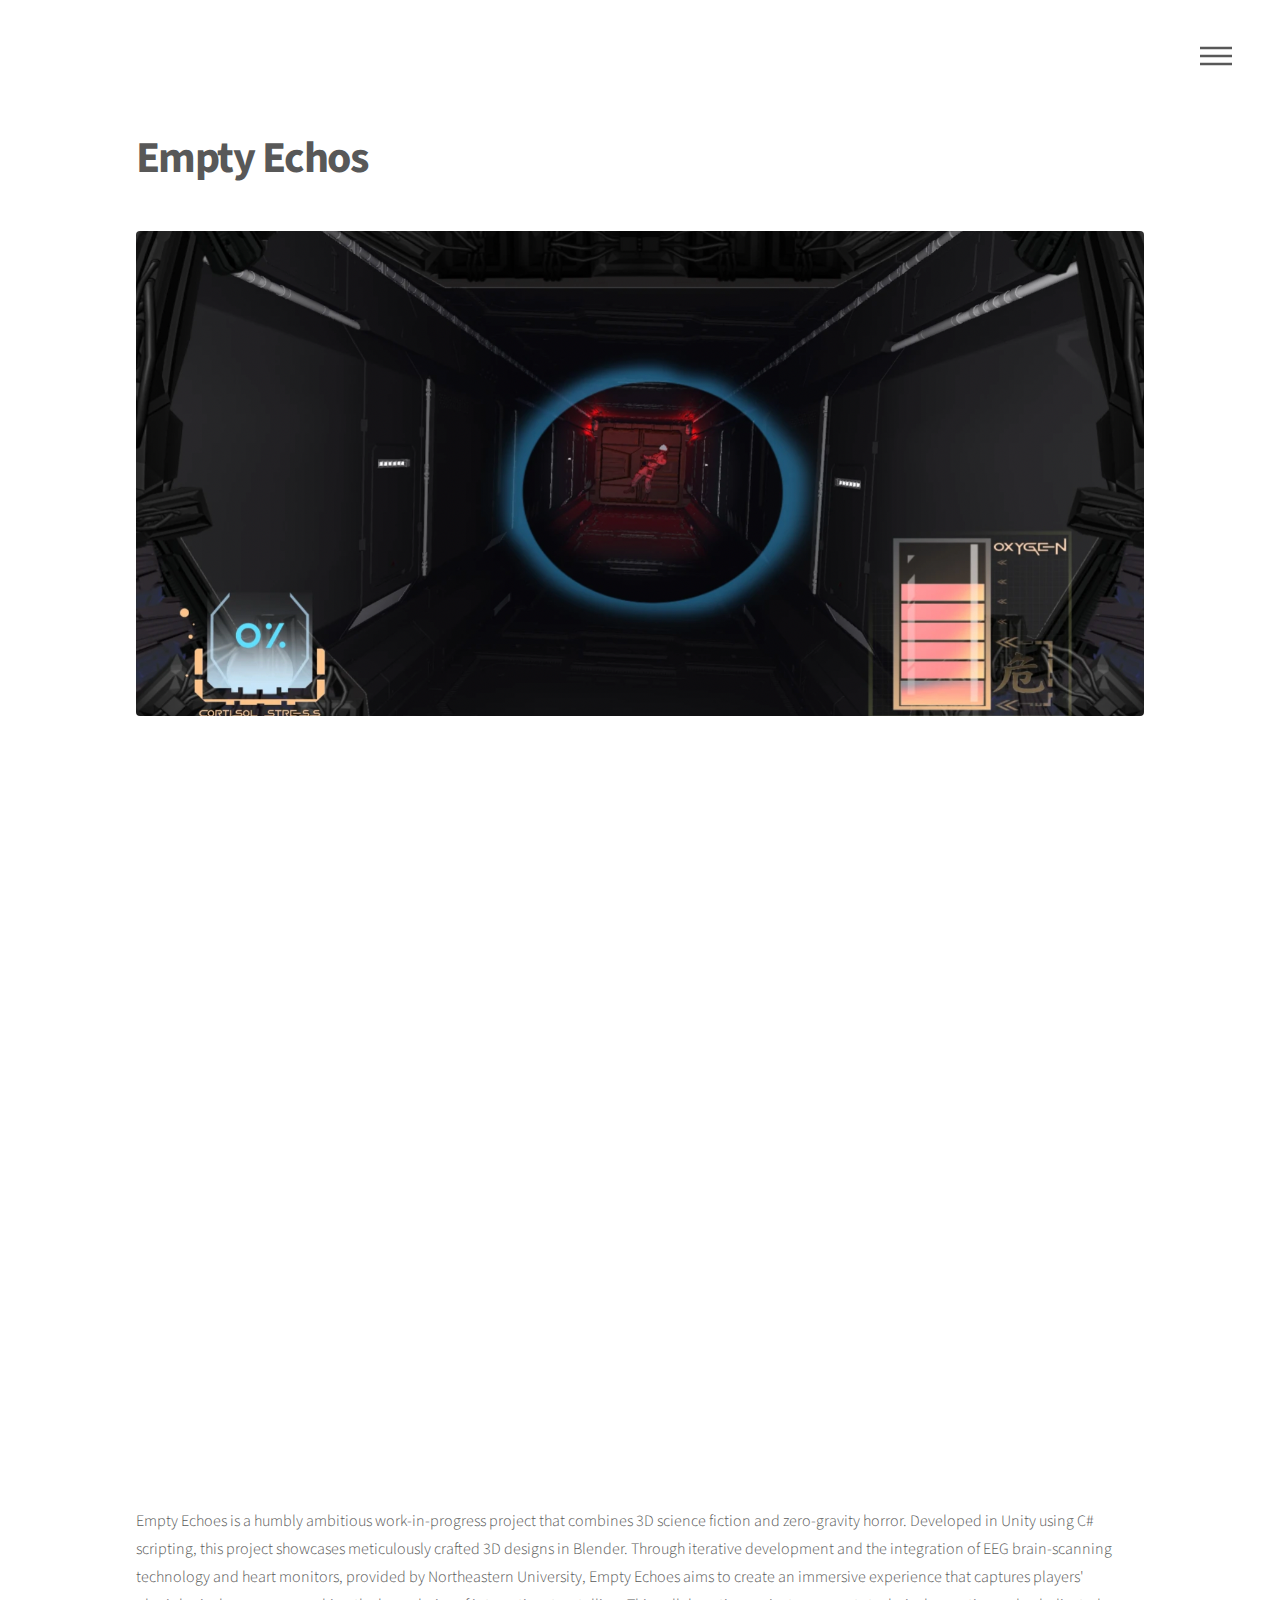
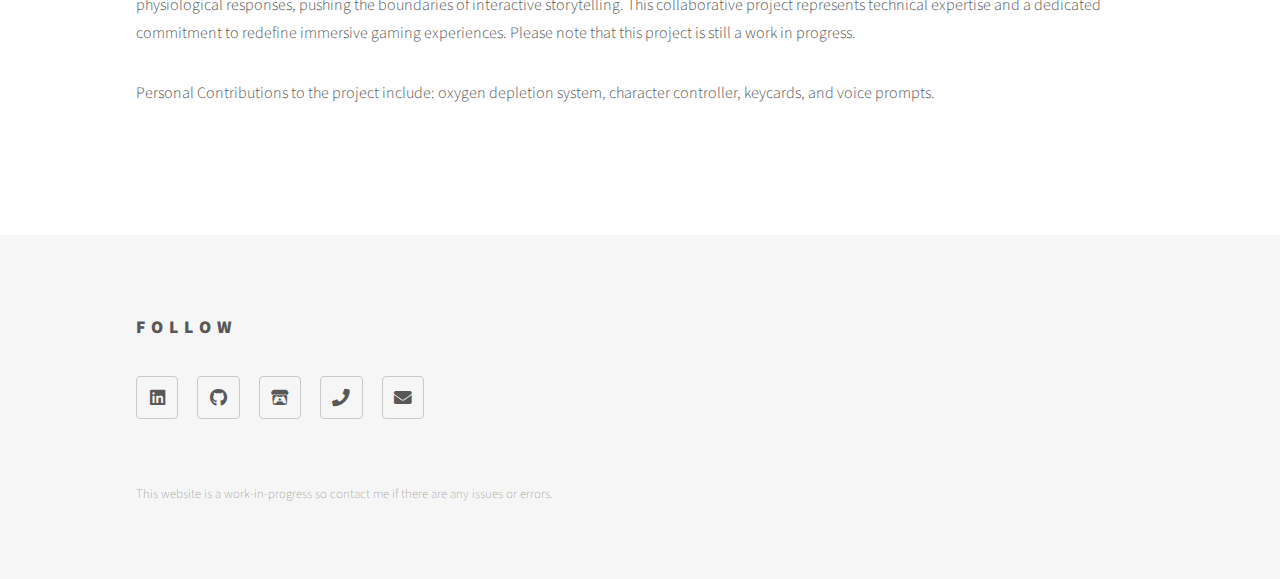
<file: itch.html>
<!DOCTYPE HTML>
<!--
	Phantom by HTML5 UP
	html5up.net | @ajlkn
	Free for personal and commercial use under the CCA 3.0 license (html5up.net/license)
-->
<html>
	<head>
		<title>Empty Echoes</title>
		<meta charset="utf-8" />
		<meta name="viewport" content="width=device-width, initial-scale=1, user-scalable=no" />
		<link rel="stylesheet" href="assets/css/main.css" />
		<link rel="stylesheet" href="assets/css/video.css" />
		<noscript><link rel="stylesheet" href="assets/css/noscript.css" /></noscript>
	</head>
	<body class="is-preload">
		<!-- Wrapper -->
			<div id="wrapper">

				<!-- Header -->
					<header id="header">
						<div class="inner">

							 <!-- Nav -->
								<nav>
									<ul>
										<li><a href="#menu">Menu</a></li>
									</ul>
								</nav>

						</div>
					</header>

<!-- Menu -->
<nav id="menu">
	<h2>Menu</h2>
	<ul>
		<li><a href="index.html">Home</a></li>
		<li><a href="itch.html">Empty Echoes</a></li>
		<li><a href="wrom.html">What Remains of Me</a></li>
		<li><a href="platformingPlaftforms.html">Platforming Platforms</a></li>
		<li><a href="bujo.html">Bujo Journal</a></li>
		<li><a href="rtp.html">Reliable Transport Protocol</a></li>
		<li><a href="webcrawl.html">Web Crawler</a></li>
		<li><a href="mem.html">Basic Memory Allocator</a></li>
		<li><a href="gr.html">Galactic Resugence</a></li>
		<!-- <li><a href="jkf.html">Just Keep Flying</a></li> -->
		<li><a href="xp.html">XP Dimension Mod</a></li>
	</ul>
</nav>

				<!-- Main -->
					<div id="main">
						<div class="inner">
							<h1>Empty Echos</h1>
							<span class="image main"><img src="images/emptyechos.png" alt="" /></span>
							<div class="video-container"> 
								<iframe src="https://www.youtube.com/embed/wbuDQSCS1F4" frameborder="0" allowfullscreen></iframe> 
							</div>
							<iframe width="552" height="167" frameborder="0" src="https://itch.io/embed/2082636"><a href="https://youseless.itch.io/space-game-version-15">Empty Echoes by Youseless, remyrouth, daezel</a></iframe>
							<p>Empty Echoes is a humbly ambitious work-in-progress project that combines 3D science fiction and zero-gravity horror. Developed in Unity using C# scripting, this project showcases meticulously crafted 3D designs in Blender. Through iterative development and the integration of EEG brain-scanning technology and heart monitors, provided by Northeastern University, Empty Echoes aims to create an immersive experience that captures players' physiological responses, pushing the boundaries of interactive storytelling. This collaborative project represents technical expertise and a dedicated commitment to redefine immersive gaming experiences. Please note that this project is still a work in progress.</p>
							<p>Personal Contributions to the project include: oxygen depletion system, character controller, keycards, and voice prompts.</p>
						</div>
					</div>

<!-- Footer -->
<footer id="footer">
	<div class="inner">
		<section>
			<h2>Follow</h2>
			<ul class="icons">
				<li><a href="https://www.linkedin.com/in/thomasbelk/" class="icon brands style2 fa-linkedin"><span class="label">LinkedIn</span></a></li>
				<li><a href="https://github.com/ThomasBelk" class="icon brands style2 fa-github"><span class="label">GitHub</span></a></li>
				<li><a href="https://youseless.itch.io/" class="icon brands style2 fa-itch-io"><span class="label">itch.io</span></a></li>
				<li><a href="tel:+16038435680" class="icon solid style2 fa-phone"><span class="label">Phone</span></a></li>
				<li><a href="mailto:thomasjb03@gmail.com" class="icon solid style2 fa-envelope"><span class="label">Email</span></a></li>
			</ul>
		</section>
		<ul class="copyright">
			<li>This website is a work-in-progress so contact me if there are any issues or errors.</a></li>
		</ul>
	</div>
</footer>

			</div>

		<!-- Scripts -->
			<script src="assets/js/jquery.min.js"></script>
			<script src="assets/js/browser.min.js"></script>
			<script src="assets/js/breakpoints.min.js"></script>
			<script src="assets/js/util.js"></script>
			<script src="assets/js/main.js"></script>

	</body>
</html>
</file>
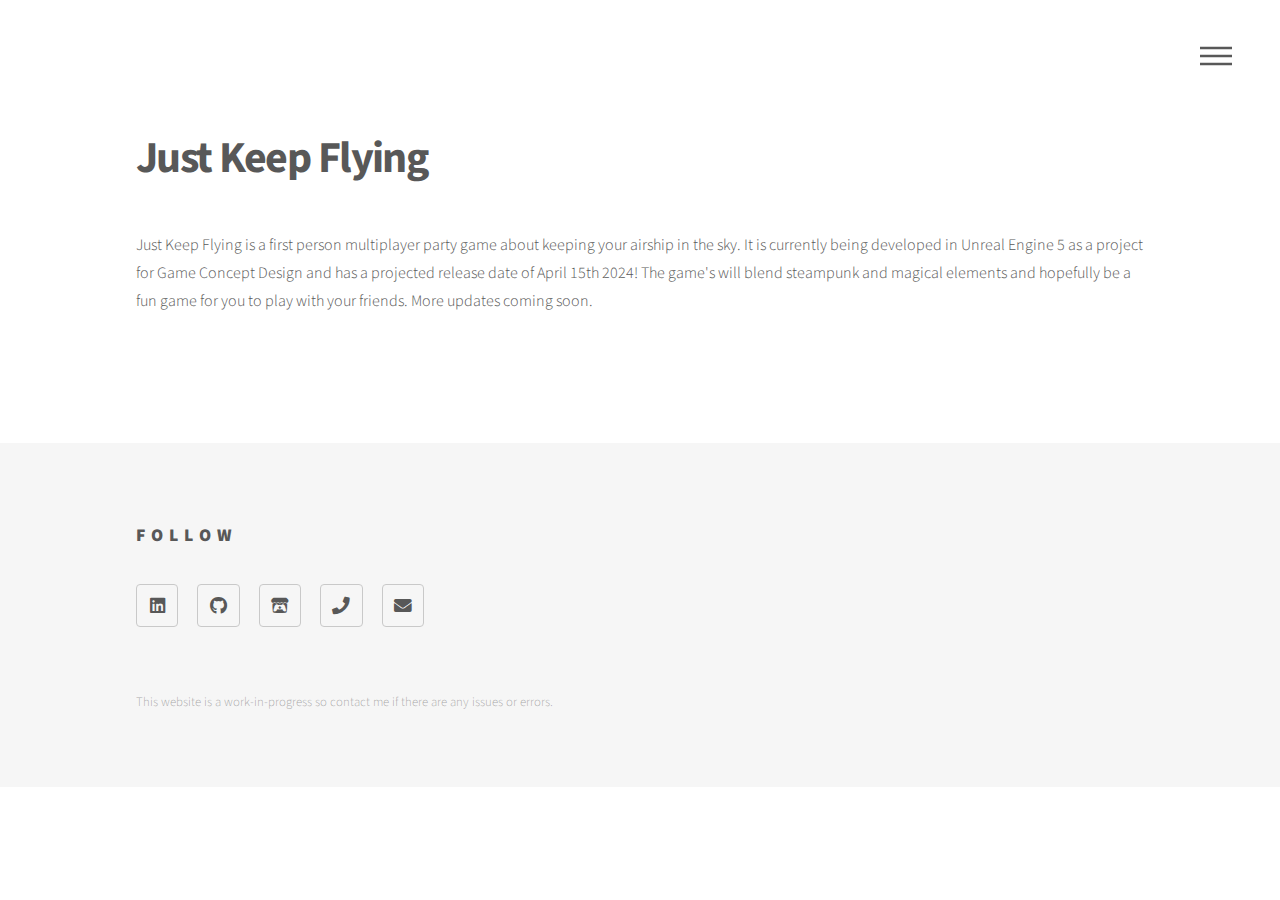
<file: jkf.html>
<!DOCTYPE HTML>
<!--
	Phantom by HTML5 UP
	html5up.net | @ajlkn
	Free for personal and commercial use under the CCA 3.0 license (html5up.net/license)
-->
<html>
	<head>
		<title>Just Keep Flying</title>
		<meta charset="utf-8" />
		<meta name="viewport" content="width=device-width, initial-scale=1, user-scalable=no" />
		<link rel="stylesheet" href="assets/css/main.css" />
		<noscript><link rel="stylesheet" href="assets/css/noscript.css" /></noscript>
	</head>
	<body class="is-preload">
		<!-- Wrapper -->
			<div id="wrapper">

				<!-- Header -->
					<header id="header">
						<div class="inner">

							 <!-- Nav -->
								<nav>
									<ul>
										<li><a href="#menu">Menu</a></li>
									</ul>
								</nav>

						</div>
					</header>

<!-- Menu -->
<nav id="menu">
	<h2>Menu</h2>
	<ul>
		<li><a href="index.html">Home</a></li>
		<li><a href="itch.html">Empty Echos</a></li>
		<li><a href="wrom.html">What Remains of Me</a></li>
		<li><a href="platformingPlaftforms.html">Platforming Platforms</a></li>
		<li><a href="bujo.html">Bujo Journal</a></li>
		<li><a href="rtp.html">Reliable Transport Protocol</a></li>
		<li><a href="webcrawl.html">Web Crawler</a></li>
		<li><a href="mem.html">Basic Memory Allocator</a></li>
		<li><a href="gr.html">Galactic Resugence</a></li>
		<li><a href="jkf.html">Just Keep Flying</a></li>
		<li><a href="xp.html">XP Dimension Mod</a></li>
	</ul>
</nav>

				<!-- Main -->
					<div id="main">
						<div class="inner">
							<h1>Just Keep Flying</h1>
							<p>Just Keep Flying is a first person multiplayer party game about keeping your airship in the sky. It is currently being developed in Unreal Engine 5 as a project for Game Concept Design and has a projected release date of April 15th 2024! The game's will blend steampunk and magical elements and hopefully be a fun game for you to play with your friends. More updates coming soon.</p>
							
						</div>
					</div>

	<!-- Footer -->
	<footer id="footer">
		<div class="inner">
			<section>
				<h2>Follow</h2>
				<ul class="icons">
					<li><a href="https://www.linkedin.com/in/thomasbelk/" class="icon brands style2 fa-linkedin"><span class="label">LinkedIn</span></a></li>
					<li><a href="https://github.com/ThomasBelk" class="icon brands style2 fa-github"><span class="label">GitHub</span></a></li>
					<li><a href="https://youseless.itch.io/" class="icon brands style2 fa-itch-io"><span class="label">itch.io</span></a></li>
					<li><a href="tel:+16038435680" class="icon solid style2 fa-phone"><span class="label">Phone</span></a></li>
					<li><a href="mailto:thomasjb03@gmail.com" class="icon solid style2 fa-envelope"><span class="label">Email</span></a></li>
				</ul>
			</section>
			<ul class="copyright">
				<li>This website is a work-in-progress so contact me if there are any issues or errors.</a></li>
			</ul>
		</div>
	</footer>

			</div>

		<!-- Scripts -->
			<script src="assets/js/jquery.min.js"></script>
			<script src="assets/js/browser.min.js"></script>
			<script src="assets/js/breakpoints.min.js"></script>
			<script src="assets/js/util.js"></script>
			<script src="assets/js/main.js"></script>

	</body>
</html>
</file>
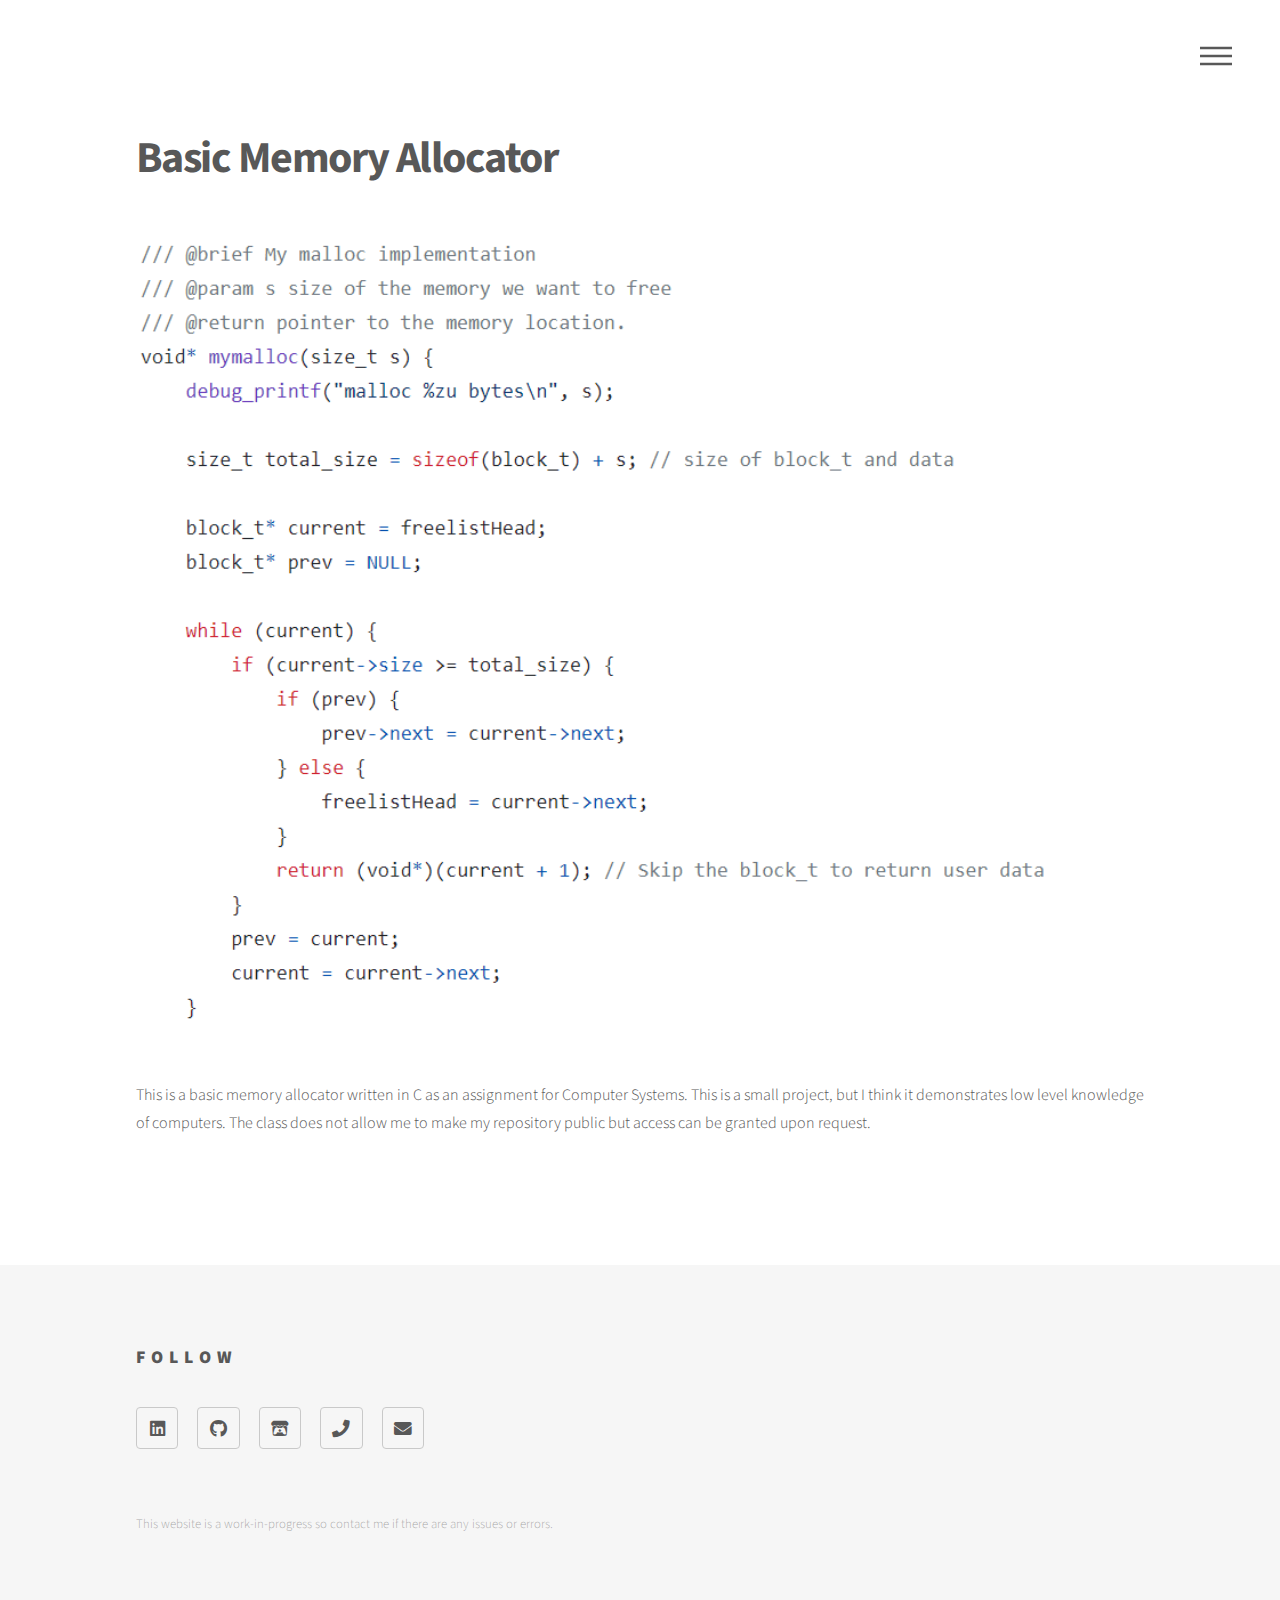
<file: mem.html>
<!DOCTYPE HTML>
<!--
	Phantom by HTML5 UP
	html5up.net | @ajlkn
	Free for personal and commercial use under the CCA 3.0 license (html5up.net/license)
-->
<html>
	<head>
		<title>Basic Memory Allocator</title>
		<meta charset="utf-8" />
		<meta name="viewport" content="width=device-width, initial-scale=1, user-scalable=no" />
		<link rel="stylesheet" href="assets/css/main.css" />
		<noscript><link rel="stylesheet" href="assets/css/noscript.css" /></noscript>
	</head>
	<body class="is-preload">
		<!-- Wrapper -->
			<div id="wrapper">

				<!-- Header -->
					<header id="header">
						<div class="inner">

							 <!-- Nav -->
								<nav>
									<ul>
										<li><a href="#menu">Menu</a></li>
									</ul>
								</nav>

						</div>
					</header>

<!-- Menu -->
<nav id="menu">
	<h2>Menu</h2>
	<ul>
		<li><a href="index.html">Home</a></li>
		<li><a href="itch.html">Empty Echos</a></li>
		<li><a href="wrom.html">What Remains of Me</a></li>
		<li><a href="platformingPlaftforms.html">Platforming Platforms</a></li>
		<li><a href="bujo.html">Bujo Journal</a></li>
		<li><a href="rtp.html">Reliable Transport Protocol</a></li>
		<li><a href="webcrawl.html">Web Crawler</a></li>
		<li><a href="mem.html">Basic Memory Allocator</a></li>
		<li><a href="gr.html">Galactic Resugence</a></li>
		<!-- <li><a href="jkf.html">Just Keep Flying</a></li> -->
		<li><a href="xp.html">XP Dimension Mod</a></li>
	</ul>
</nav>

				<!-- Main -->
					<div id="main">
						<div class="inner">
							<h1>Basic Memory Allocator</h1>
							<span class="image main"><img src="images/malloc.png" alt="" /></span>
							<p>This is a basic memory allocator written in C as an assignment for Computer Systems. This is a small project, but I think it demonstrates low level knowledge of computers. The class does not allow me to make my repository public but access can be granted upon request.</p>
						</div>
					</div>

<!-- Footer -->
<footer id="footer">
	<div class="inner">
		<section>
			<h2>Follow</h2>
			<ul class="icons">
				<li><a href="https://www.linkedin.com/in/thomasbelk/" class="icon brands style2 fa-linkedin"><span class="label">LinkedIn</span></a></li>
				<li><a href="https://github.com/ThomasBelk" class="icon brands style2 fa-github"><span class="label">GitHub</span></a></li>
				<li><a href="https://youseless.itch.io/" class="icon brands style2 fa-itch-io"><span class="label">itch.io</span></a></li>
				<li><a href="tel:+16038435680" class="icon solid style2 fa-phone"><span class="label">Phone</span></a></li>
				<li><a href="mailto:thomasjb03@gmail.com" class="icon solid style2 fa-envelope"><span class="label">Email</span></a></li>
			</ul>
		</section>
		<ul class="copyright">
			<li>This website is a work-in-progress so contact me if there are any issues or errors.</a></li>
		</ul>
	</div>
</footer>

			</div>

		<!-- Scripts -->
			<script src="assets/js/jquery.min.js"></script>
			<script src="assets/js/browser.min.js"></script>
			<script src="assets/js/breakpoints.min.js"></script>
			<script src="assets/js/util.js"></script>
			<script src="assets/js/main.js"></script>

	</body>
</html>
</file>
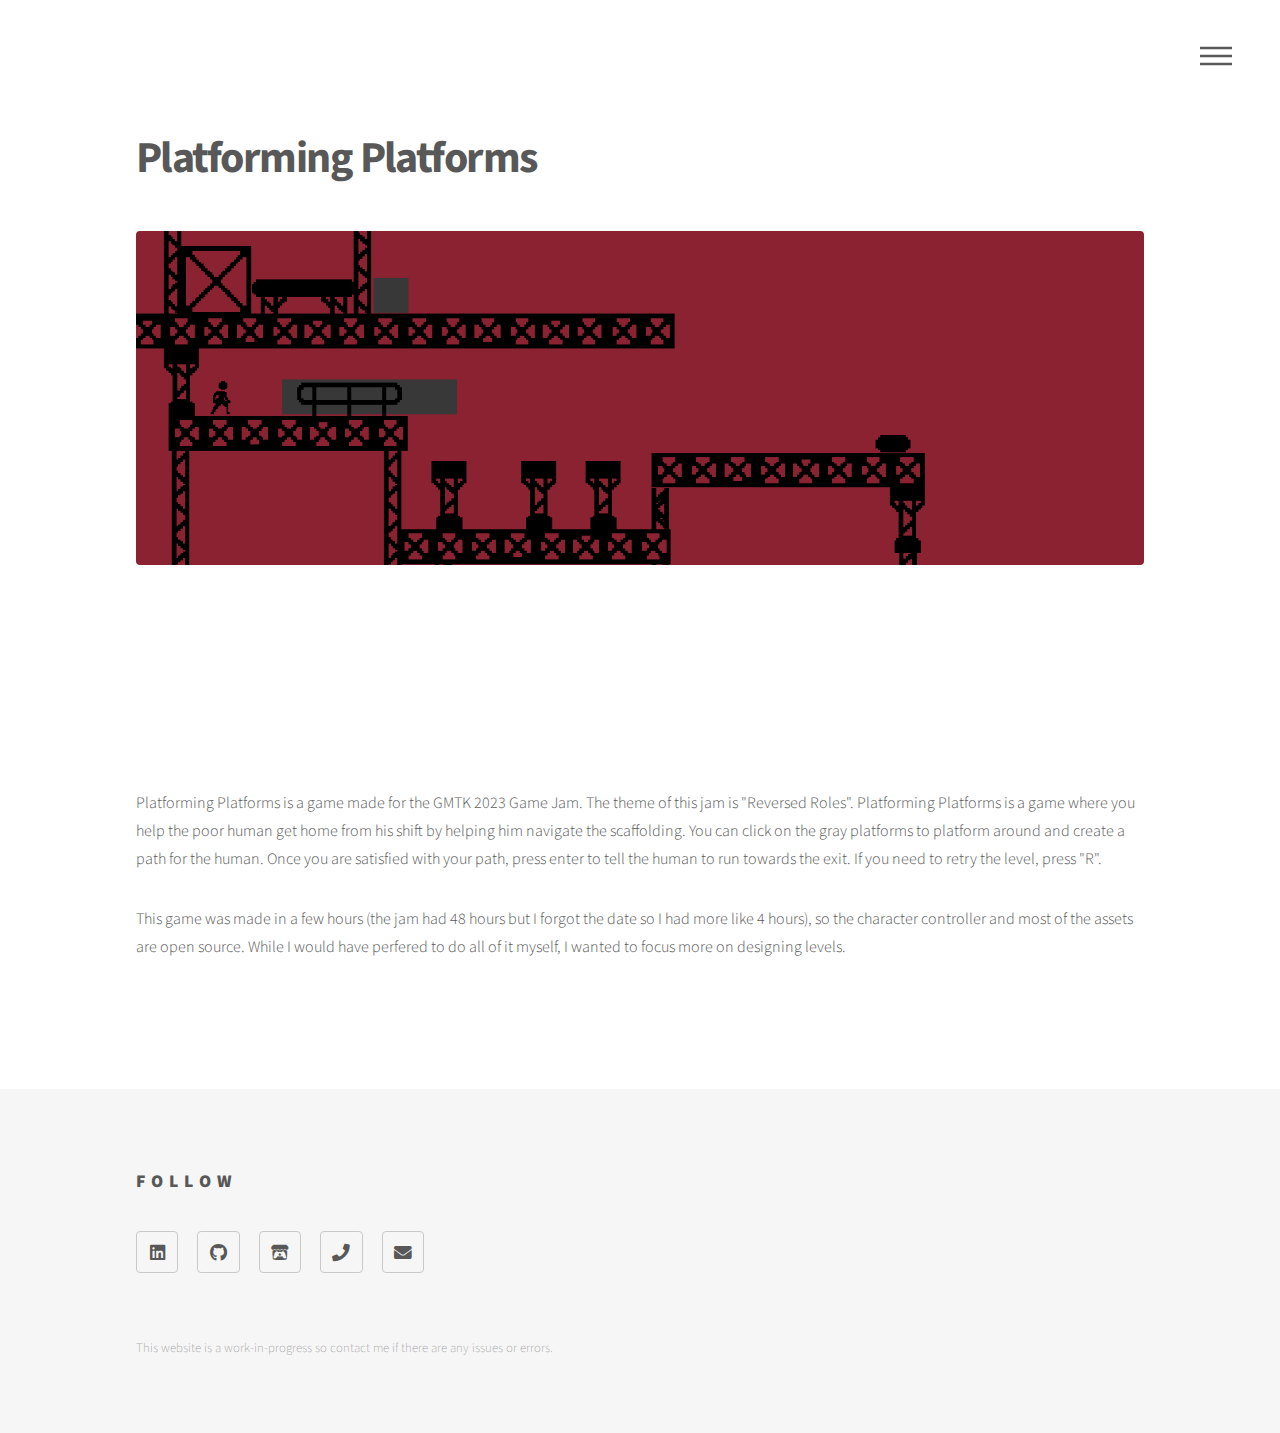
<file: platformingPlaftforms.html>
<!DOCTYPE HTML>
<!--
	Phantom by HTML5 UP
	html5up.net | @ajlkn
	Free for personal and commercial use under the CCA 3.0 license (html5up.net/license)
-->
<html>
	<head>
		<title>Platforming Platforms</title>
		<meta charset="utf-8" />
		<meta name="viewport" content="width=device-width, initial-scale=1, user-scalable=no" />
		<link rel="stylesheet" href="assets/css/main.css" />
		<noscript><link rel="stylesheet" href="assets/css/noscript.css" /></noscript>
	</head>
	<body class="is-preload">
		<!-- Wrapper -->
			<div id="wrapper">

				<!-- Header -->
					<header id="header">
						<div class="inner">

							 <!-- Nav -->
								<nav>
									<ul>
										<li><a href="#menu">Menu</a></li>
									</ul>
								</nav>

						</div>
					</header>

<!-- Menu -->
<nav id="menu">
	<h2>Menu</h2>
	<ul>
		<li><a href="index.html">Home</a></li>
		<li><a href="itch.html">Empty Echos</a></li>
		<li><a href="wrom.html">What Remains of Me</a></li>
		<li><a href="platformingPlaftforms.html">Platforming Platforms</a></li>
		<li><a href="bujo.html">Bujo Journal</a></li>
		<li><a href="rtp.html">Reliable Transport Protocol</a></li>
		<li><a href="webcrawl.html">Web Crawler</a></li>
		<li><a href="mem.html">Basic Memory Allocator</a></li>
		<li><a href="gr.html">Galactic Resugence</a></li>
		<!-- <li><a href="jkf.html">Just Keep Flying</a></li> -->
		<li><a href="xp.html">XP Dimension Mod</a></li>
	</ul>
</nav>

				<!-- Main -->
					<div id="main">
						<div class="inner">
							<h1>Platforming Platforms</h1>
							<span class="image main"><img src="images/s8RUCH.png" alt="" /></span>
							<iframe src="https://itch.io/embed/2159879" width="552" height="167" frameborder="0"><a href="https://youseless.itch.io/platforming-platforms">Platforming Platforms by Youseless</a></iframe>
							<p>Platforming Platforms is a game made for the GMTK 2023 Game Jam. The theme of this jam is "Reversed Roles". Platforming Platforms is a game where you help the poor human get home from his shift by helping him navigate the scaffolding. You can click on the gray platforms to platform around and create a path for the human. Once you are satisfied with your path, press enter to tell the human to run towards the exit. If you need to retry the level, press "R".</p>
							<p>This game was made in a few hours (the jam had 48 hours but I forgot the date so I had more like 4 hours), so the character controller and most of the assets are open source. While I would have perfered to do all of it myself, I wanted to focus more on designing levels.</p>
						</div>
					</div>

<!-- Footer -->
<footer id="footer">
	<div class="inner">
		<section>
			<h2>Follow</h2>
			<ul class="icons">
				<li><a href="https://www.linkedin.com/in/thomasbelk/" class="icon brands style2 fa-linkedin"><span class="label">LinkedIn</span></a></li>
				<li><a href="https://github.com/ThomasBelk" class="icon brands style2 fa-github"><span class="label">GitHub</span></a></li>
				<li><a href="https://youseless.itch.io/" class="icon brands style2 fa-itch-io"><span class="label">itch.io</span></a></li>
				<li><a href="tel:+16038435680" class="icon solid style2 fa-phone"><span class="label">Phone</span></a></li>
				<li><a href="mailto:thomasjb03@gmail.com" class="icon solid style2 fa-envelope"><span class="label">Email</span></a></li>
			</ul>
		</section>
		<ul class="copyright">
			<li>This website is a work-in-progress so contact me if there are any issues or errors.</a></li>
		</ul>
	</div>
</footer>

			</div>

		<!-- Scripts -->
			<script src="assets/js/jquery.min.js"></script>
			<script src="assets/js/browser.min.js"></script>
			<script src="assets/js/breakpoints.min.js"></script>
			<script src="assets/js/util.js"></script>
			<script src="assets/js/main.js"></script>

	</body>
</html>
</file>
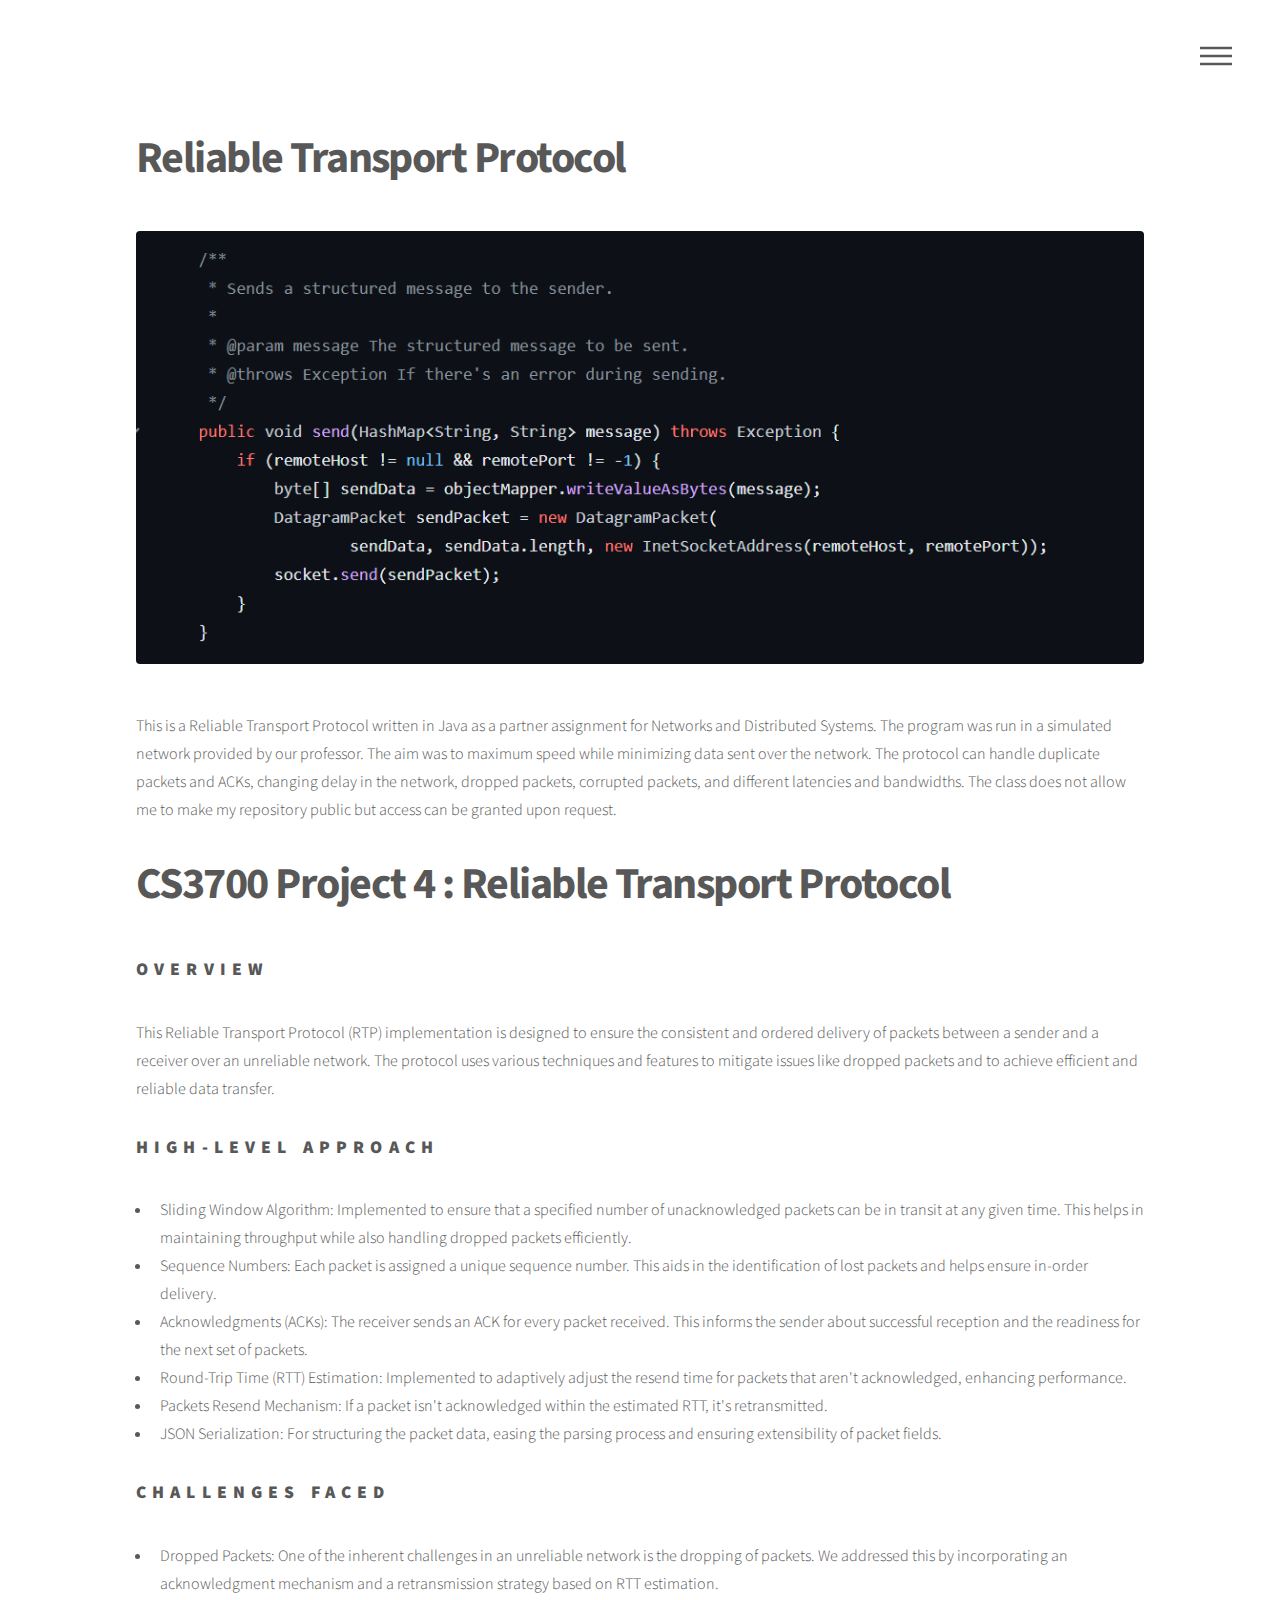
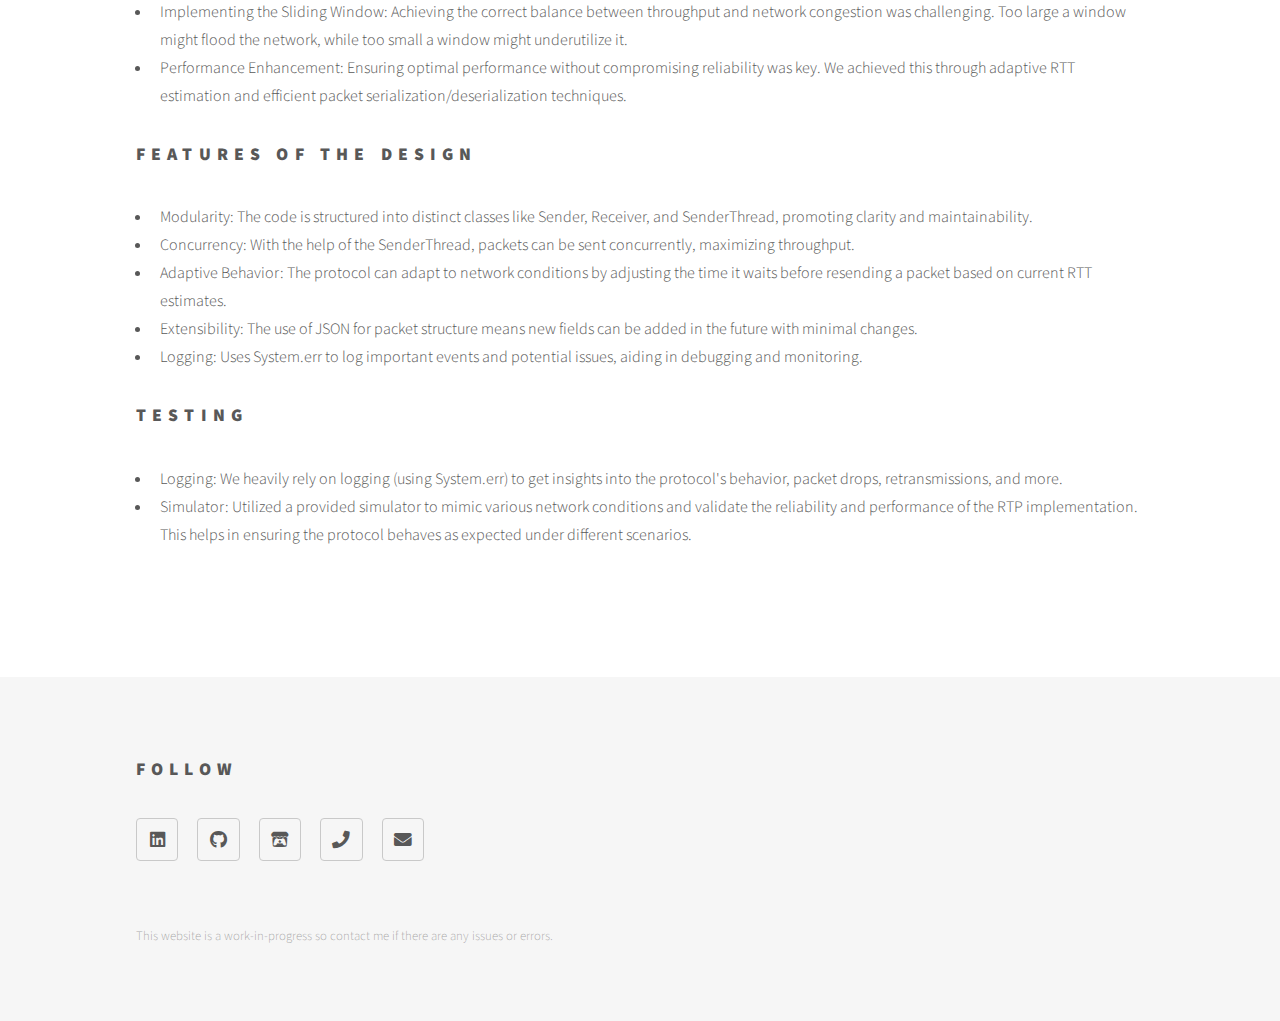
<file: rtp.html>
<!DOCTYPE HTML>
<!--
	Phantom by HTML5 UP
	html5up.net | @ajlkn
	Free for personal and commercial use under the CCA 3.0 license (html5up.net/license)
-->
<html>
	<head>
		<title>Reliable Transport Protocol</title>
		<meta charset="utf-8" />
		<meta name="viewport" content="width=device-width, initial-scale=1, user-scalable=no" />
		<link rel="stylesheet" href="assets/css/main.css" />
		<noscript><link rel="stylesheet" href="assets/css/noscript.css" /></noscript>
	</head>
	<body class="is-preload">
		<!-- Wrapper -->
			<div id="wrapper">

				<!-- Header -->
					<header id="header">
						<div class="inner">

							 <!-- Nav -->
								<nav>
									<ul>
										<li><a href="#menu">Menu</a></li>
									</ul>
								</nav>

						</div>
					</header>

<!-- Menu -->
<nav id="menu">
	<h2>Menu</h2>
	<ul>
		<li><a href="index.html">Home</a></li>
		<li><a href="itch.html">Empty Echos</a></li>
		<li><a href="wrom.html">What Remains of Me</a></li>
		<li><a href="platformingPlaftforms.html">Platforming Platforms</a></li>
		<li><a href="bujo.html">Bujo Journal</a></li>
		<li><a href="rtp.html">Reliable Transport Protocol</a></li>
		<li><a href="webcrawl.html">Web Crawler</a></li>
		<li><a href="mem.html">Basic Memory Allocator</a></li>
		<li><a href="gr.html">Galactic Resugence</a></li>
		<!-- <li><a href="jkf.html">Just Keep Flying</a></li> -->
		<li><a href="xp.html">XP Dimension Mod</a></li>
	</ul>
</nav>

				<!-- Main -->
					<div id="main">
						<div class="inner">
							<h1>Reliable Transport Protocol</h1>
							<span class="image main"><img src="images/rtp.png" alt="" /></span>
							<p>This is a Reliable Transport Protocol written in Java as a partner assignment for Networks and Distributed Systems. The program was run in a simulated network provided by our professor. The aim was to maximum speed while minimizing data sent over the network. The protocol can handle duplicate packets and ACKs, changing delay in the network, dropped packets, corrupted packets, and different latencies and bandwidths. The class does not allow me to make my repository public but access can be granted upon request.</p>

							<!-- ReadMe -->
							<h1 id="cs3700-project-4-reliable-transport-protocol">CS3700 Project 4 : Reliable Transport Protocol</h1>
<h2 id="overview">Overview</h2>
<p>This Reliable Transport Protocol (RTP) implementation is designed to ensure the consistent and ordered delivery of packets between a sender and a receiver over an unreliable network. The protocol uses various techniques and features to mitigate issues like dropped packets and to achieve efficient and reliable data transfer.</p>
<h2 id="high-level-approach">High-Level Approach</h2>
<ul>
<li>Sliding Window Algorithm: Implemented to ensure that a specified number of unacknowledged packets can be in transit at any given time. This helps in maintaining throughput while also handling dropped packets efficiently.</li>
<li>Sequence Numbers: Each packet is assigned a unique sequence number. This aids in the identification of lost packets and helps ensure in-order delivery.</li>
<li>Acknowledgments (ACKs): The receiver sends an ACK for every packet received. This informs the sender about successful reception and the readiness for the next set of packets.</li>
<li>Round-Trip Time (RTT) Estimation: Implemented to adaptively adjust the resend time for packets that aren&#39;t acknowledged, enhancing performance.</li>
<li>Packets Resend Mechanism: If a packet isn&#39;t acknowledged within the estimated RTT, it&#39;s retransmitted.</li>
<li>JSON Serialization: For structuring the packet data, easing the parsing process and ensuring extensibility of packet fields.</li>
</ul>
<h2 id="challenges-faced">Challenges Faced</h2>
<ul>
<li>Dropped Packets: One of the inherent challenges in an unreliable network is the dropping of packets. We addressed this by incorporating an acknowledgment mechanism and a retransmission strategy based on RTT estimation.</li>
<li>Implementing the Sliding Window: Achieving the correct balance between throughput and network congestion was challenging. Too large a window might flood the network, while too small a window might underutilize it.</li>
<li>Performance Enhancement: Ensuring optimal performance without compromising reliability was key. We achieved this through adaptive RTT estimation and efficient packet serialization/deserialization techniques.</li>
</ul>
<h2 id="features-of-the-design">Features of the Design</h2>
<ul>
<li>Modularity: The code is structured into distinct classes like Sender, Receiver, and SenderThread, promoting clarity and maintainability.</li>
<li>Concurrency: With the help of the SenderThread, packets can be sent concurrently, maximizing throughput.</li>
<li>Adaptive Behavior: The protocol can adapt to network conditions by adjusting the time it waits before resending a packet based on current RTT estimates.</li>
<li>Extensibility: The use of JSON for packet structure means new fields can be added in the future with minimal changes.</li>
<li>Logging: Uses System.err to log important events and potential issues, aiding in debugging and monitoring.</li>
</ul>
<h2 id="testing">Testing</h2>
<ul>
<li>Logging: We heavily rely on logging (using System.err) to get insights into the protocol&#39;s behavior, packet drops, retransmissions, and more.</li>
<li>Simulator: Utilized a provided simulator to mimic various network conditions and validate the reliability and performance of the RTP implementation. This helps in ensuring the protocol behaves as expected under different scenarios.</li>
</ul>
						</div>
					</div>
<!-- Footer -->
<footer id="footer">
	<div class="inner">
		<section>
			<h2>Follow</h2>
			<ul class="icons">
				<li><a href="https://www.linkedin.com/in/thomasbelk/" class="icon brands style2 fa-linkedin"><span class="label">LinkedIn</span></a></li>
				<li><a href="https://github.com/ThomasBelk" class="icon brands style2 fa-github"><span class="label">GitHub</span></a></li>
				<li><a href="https://youseless.itch.io/" class="icon brands style2 fa-itch-io"><span class="label">itch.io</span></a></li>
				<li><a href="tel:+16038435680" class="icon solid style2 fa-phone"><span class="label">Phone</span></a></li>
				<li><a href="mailto:thomasjb03@gmail.com" class="icon solid style2 fa-envelope"><span class="label">Email</span></a></li>
			</ul>
		</section>
		<ul class="copyright">
			<li>This website is a work-in-progress so contact me if there are any issues or errors.</a></li>
		</ul>
	</div>
</footer>

			</div>

		<!-- Scripts -->
			<script src="assets/js/jquery.min.js"></script>
			<script src="assets/js/browser.min.js"></script>
			<script src="assets/js/breakpoints.min.js"></script>
			<script src="assets/js/util.js"></script>
			<script src="assets/js/main.js"></script>

	</body>
</html>
</file>
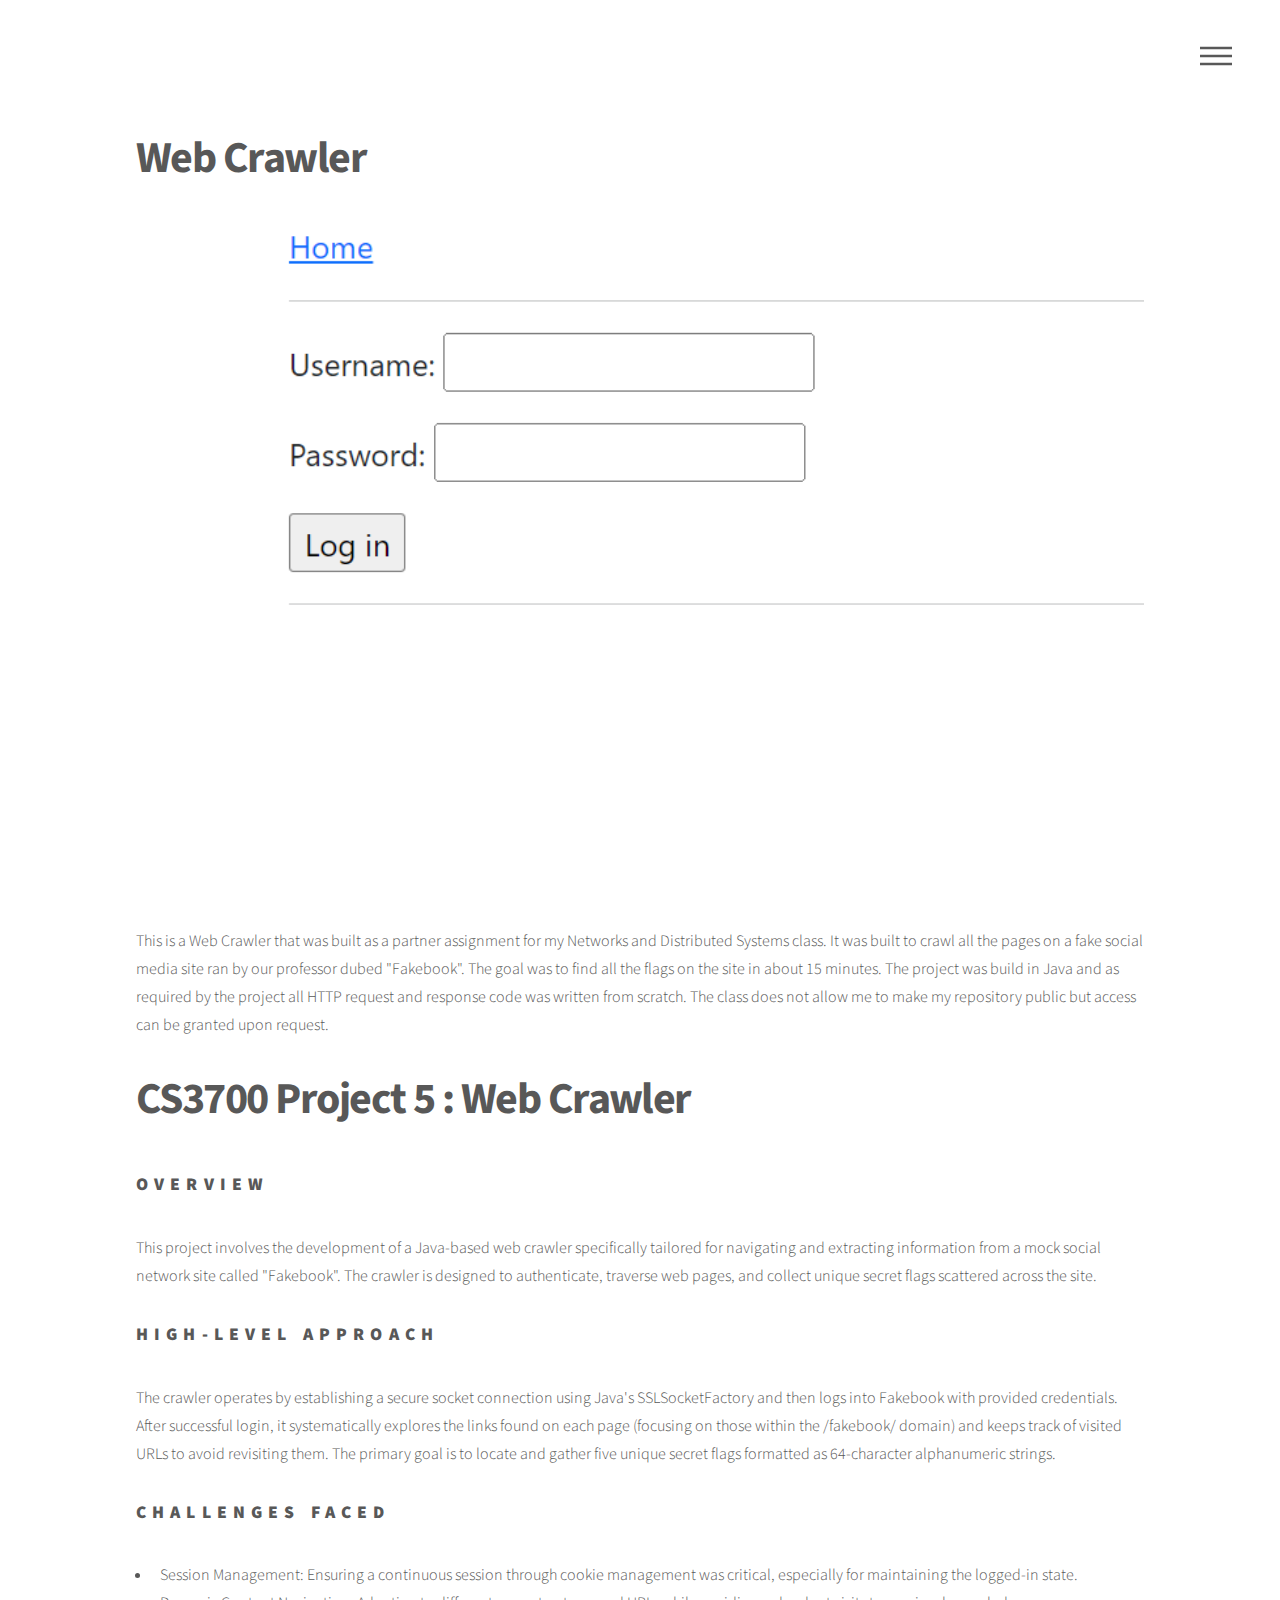
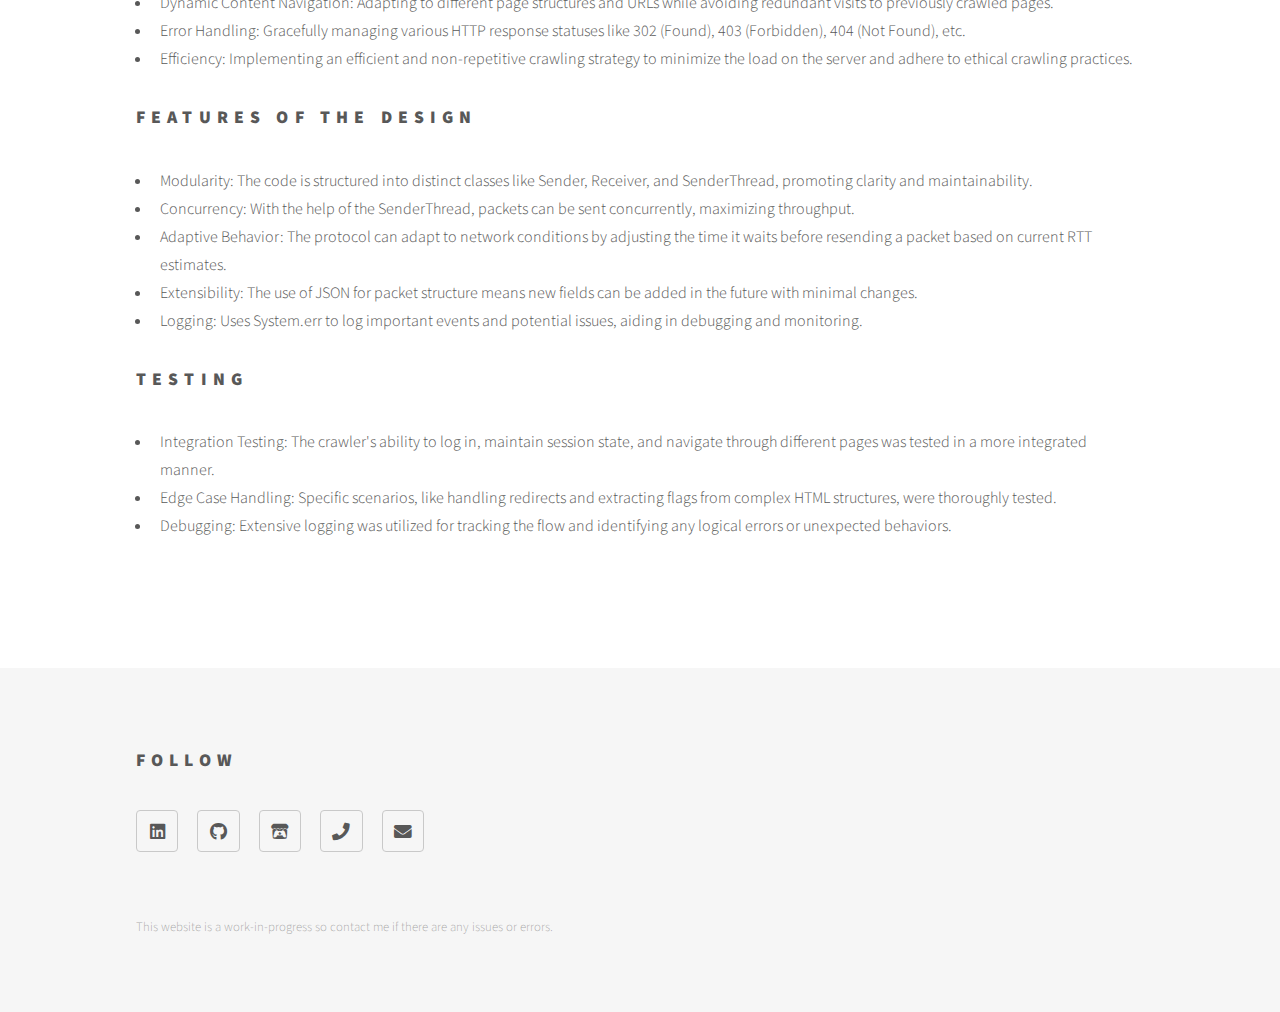
<file: webcrawl.html>
<!DOCTYPE HTML>
<!--
	Phantom by HTML5 UP
	html5up.net | @ajlkn
	Free for personal and commercial use under the CCA 3.0 license (html5up.net/license)
-->
<html>
	<head>
		<title>Web Crawler</title>
		<meta charset="utf-8" />
		<meta name="viewport" content="width=device-width, initial-scale=1, user-scalable=no" />
		<link rel="stylesheet" href="assets/css/main.css" />
		<noscript><link rel="stylesheet" href="assets/css/noscript.css" /></noscript>
	</head>
	<body class="is-preload">
		<!-- Wrapper -->
			<div id="wrapper">

				<!-- Header -->
					<header id="header">
						<div class="inner">

							 <!-- Nav -->
								<nav>
									<ul>
										<li><a href="#menu">Menu</a></li>
									</ul>
								</nav>

						</div>
					</header>

	<!-- Menu -->
	<nav id="menu">
		<h2>Menu</h2>
		<ul>
			<li><a href="index.html">Home</a></li>
			<li><a href="itch.html">Empty Echos</a></li>
			<li><a href="wrom.html">What Remains of Me</a></li>
			<li><a href="platformingPlaftforms.html">Platforming Platforms</a></li>
			<li><a href="bujo.html">Bujo Journal</a></li>
			<li><a href="rtp.html">Reliable Transport Protocol</a></li>
			<li><a href="webcrawl.html">Web Crawler</a></li>
			<li><a href="mem.html">Basic Memory Allocator</a></li>
			<li><a href="gr.html">Galactic Resugence</a></li>
			<!-- <li><a href="jkf.html">Just Keep Flying</a></li> -->
			<li><a href="xp.html">XP Dimension Mod</a></li>
		</ul>
	</nav>

				<!-- Main -->
					<div id="main">
						<div class="inner">
							<h1>Web Crawler</h1>
							<span class="image main"><img src="images/fbl.png" alt="" /></span>
							<p>This is a Web Crawler that was built as a partner assignment for my Networks and Distributed Systems class. It was built to crawl all the pages on a fake social media site ran by our professor dubed "Fakebook". The goal was to find all the flags on the site in about 15 minutes. The project was build in Java and as required by the project all HTTP request and response code was written from scratch. The class does not allow me to make my repository public but access can be granted upon request.</p>

							<!-- ReadMe -->
							<h1 id="cs3700-project-5-web-crawler">CS3700 Project 5 : Web Crawler</h1>
<h2 id="overview">Overview</h2>
<p>This project involves the development of a Java-based web crawler specifically tailored for navigating and extracting information from a mock social network site called &quot;Fakebook&quot;. The crawler is designed to authenticate, traverse web pages, and collect unique secret flags scattered across the site.</p>
<h2 id="high-level-approach">High-Level Approach</h2>
<p>The crawler operates by establishing a secure socket connection using Java&#39;s SSLSocketFactory and then logs into Fakebook with provided credentials. After successful login, it systematically explores the links found on each page (focusing on those within the /fakebook/ domain) and keeps track of visited URLs to avoid revisiting them. The primary goal is to locate and gather five unique secret flags formatted as 64-character alphanumeric strings.</p>
<h2 id="challenges-faced">Challenges Faced</h2>
<ul>
<li>Session Management: Ensuring a continuous session through cookie management was critical, especially for maintaining the logged-in state.</li>
<li>Dynamic Content Navigation: Adapting to different page structures and URLs while avoiding redundant visits to previously crawled pages.</li>
<li>Error Handling: Gracefully managing various HTTP response statuses like 302 (Found), 403 (Forbidden), 404 (Not Found), etc.</li>
<li>Efficiency: Implementing an efficient and non-repetitive crawling strategy to minimize the load on the server and adhere to ethical crawling practices.</li>
</ul>
<h2 id="features-of-the-design">Features of the Design</h2>
<ul>
<li>Modularity: The code is structured into distinct classes like Sender, Receiver, and SenderThread, promoting clarity and maintainability.</li>
<li>Concurrency: With the help of the SenderThread, packets can be sent concurrently, maximizing throughput.</li>
<li>Adaptive Behavior: The protocol can adapt to network conditions by adjusting the time it waits before resending a packet based on current RTT estimates.</li>
<li>Extensibility: The use of JSON for packet structure means new fields can be added in the future with minimal changes.</li>
<li>Logging: Uses System.err to log important events and potential issues, aiding in debugging and monitoring.</li>
</ul>
<h2 id="testing">Testing</h2>
<ul>
<li>Integration Testing: The crawler&#39;s ability to log in, maintain session state, and navigate through different pages was tested in a more integrated manner.</li>
<li>Edge Case Handling: Specific scenarios, like handling redirects and extracting flags from complex HTML structures, were thoroughly tested.</li>
<li>Debugging: Extensive logging was utilized for tracking the flow and identifying any logical errors or unexpected behaviors.</li>
</ul>

						</div>
					</div>

<!-- Footer -->
<footer id="footer">
	<div class="inner">
		<section>
			<h2>Follow</h2>
			<ul class="icons">
				<li><a href="https://www.linkedin.com/in/thomasbelk/" class="icon brands style2 fa-linkedin"><span class="label">LinkedIn</span></a></li>
				<li><a href="https://github.com/ThomasBelk" class="icon brands style2 fa-github"><span class="label">GitHub</span></a></li>
				<li><a href="https://youseless.itch.io/" class="icon brands style2 fa-itch-io"><span class="label">itch.io</span></a></li>
				<li><a href="tel:+16038435680" class="icon solid style2 fa-phone"><span class="label">Phone</span></a></li>
				<li><a href="mailto:thomasjb03@gmail.com" class="icon solid style2 fa-envelope"><span class="label">Email</span></a></li>
			</ul>
		</section>
		<ul class="copyright">
			<li>This website is a work-in-progress so contact me if there are any issues or errors.</a></li>
		</ul>
	</div>
</footer>

			</div>

		<!-- Scripts -->
			<script src="assets/js/jquery.min.js"></script>
			<script src="assets/js/browser.min.js"></script>
			<script src="assets/js/breakpoints.min.js"></script>
			<script src="assets/js/util.js"></script>
			<script src="assets/js/main.js"></script>

	</body>
</html>
</file>
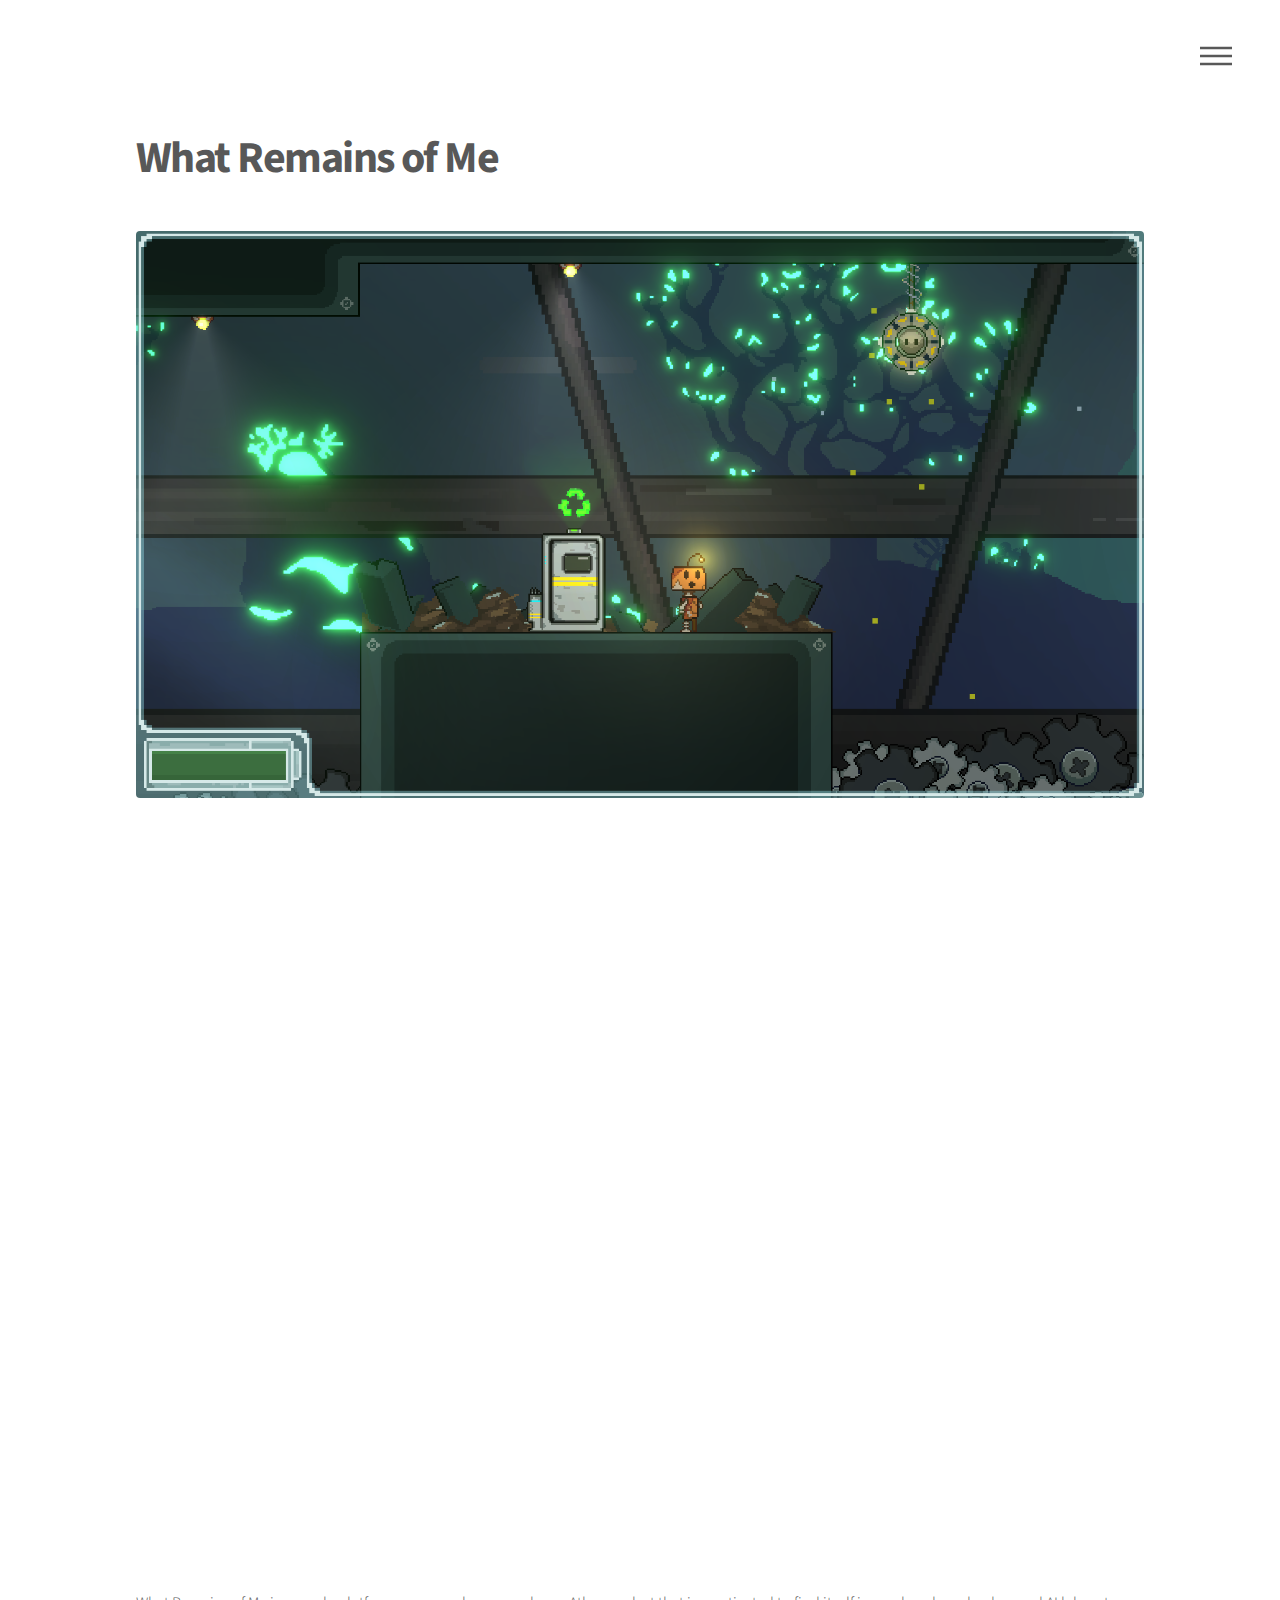
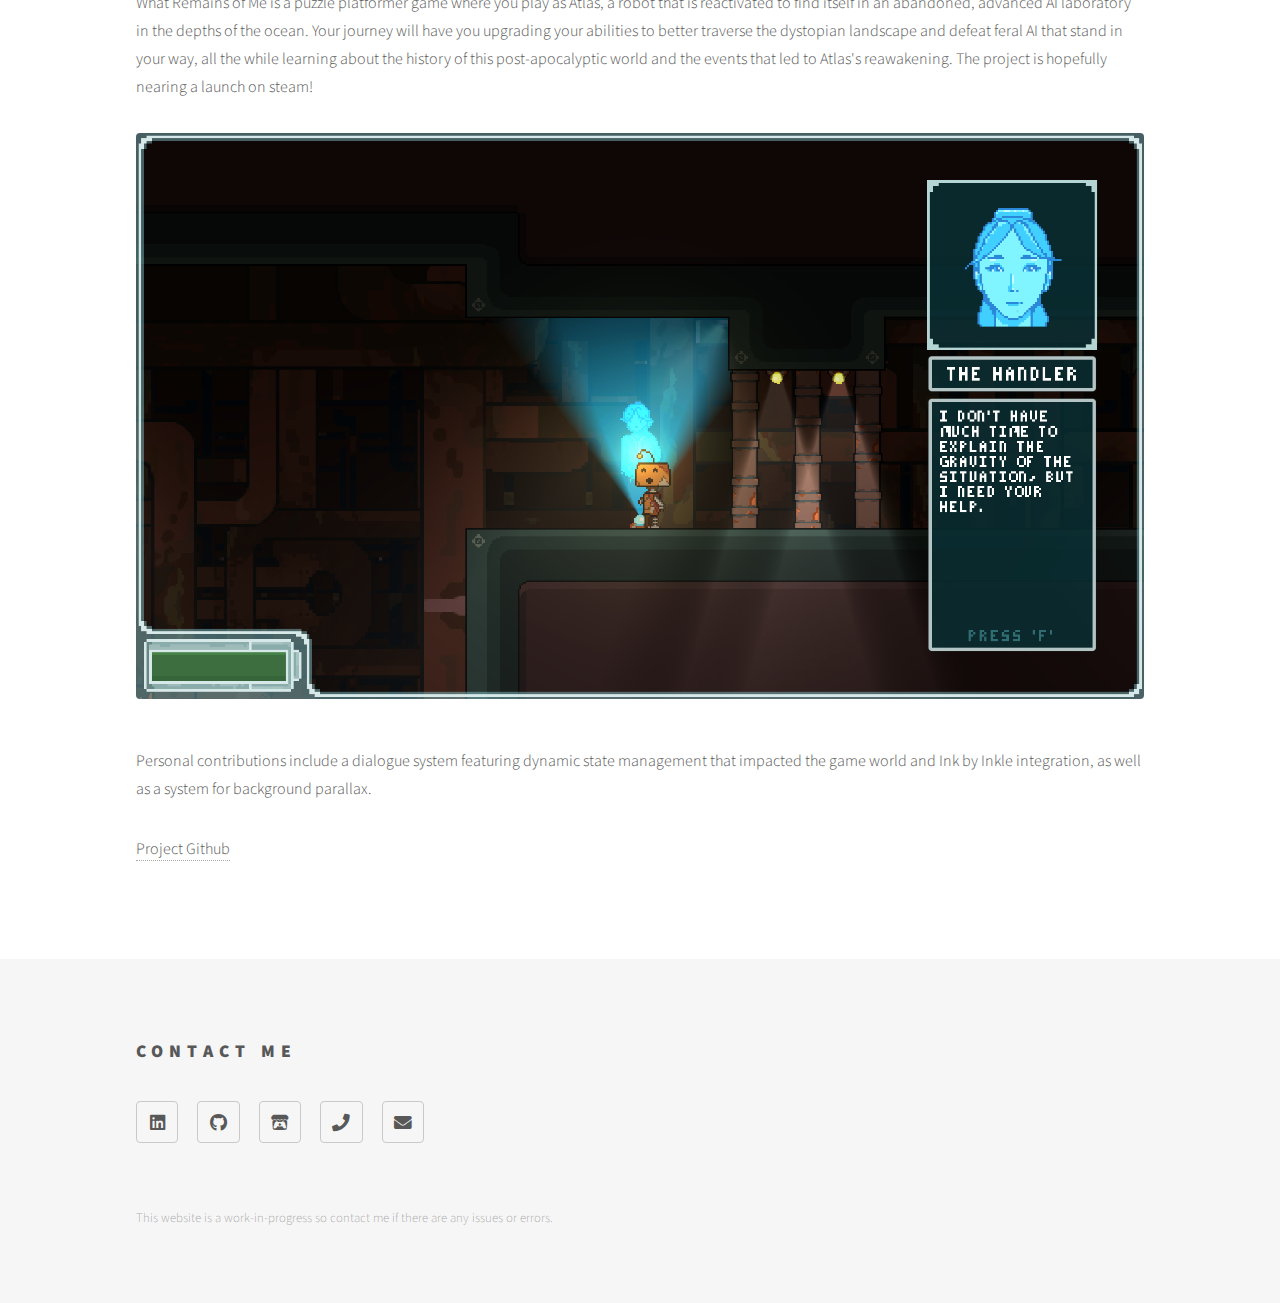
<file: wrom.html>
<!DOCTYPE HTML>
<!--
	Phantom by HTML5 UP
	html5up.net | @ajlkn
	Free for personal and commercial use under the CCA 3.0 license (html5up.net/license)
-->
<html>
	<head>
		<title>What Remains of Me</title>
		<meta charset="utf-8" />
		<meta name="viewport" content="width=device-width, initial-scale=1, user-scalable=no" />
		<link rel="stylesheet" href="assets/css/main.css" />
		<link rel="stylesheet" href="assets/css/video.css" />
		<noscript><link rel="stylesheet" href="assets/css/noscript.css" /></noscript>
	</head>
	<body class="is-preload">
		<!-- Wrapper -->
			<div id="wrapper">

				<!-- Header -->
					<header id="header">
						<div class="inner">

							 <!-- Nav -->
								<nav>
									<ul>
										<li><a href="#menu">Menu</a></li>
									</ul>
								</nav>

						</div>
					</header>

<!-- Menu -->
<nav id="menu">
	<h2>Menu</h2>
	<ul>
		<li><a href="index.html">Home</a></li>
		<li><a href="itch.html">Empty Echos</a></li>
		<li><a href="wrom.html">What Remains of Me</a></li>
		<li><a href="platformingPlaftforms.html">Platforming Platforms</a></li>
		<li><a href="bujo.html">Bujo Journal</a></li>
		<li><a href="rtp.html">Reliable Transport Protocol</a></li>
		<li><a href="webcrawl.html">Web Crawler</a></li>
		<li><a href="mem.html">Basic Memory Allocator</a></li>
		<li><a href="gr.html">Galactic Resugence</a></li>
		<!-- <li><a href="jkf.html">Just Keep Flying</a></li> -->
		<li><a href="xp.html">XP Dimension Mod</a></li>
	</ul>
</nav>

				<!-- Main -->
					<div id="main">
						<div class="inner">
							<h1>What Remains of Me</h1>
							<span class="image main"><img src="images/wrom2.png" alt="" /></span>
							<div class="video-container">
								<iframe src="https://www.youtube.com/embed/_crRrVKa4G4" frameborder="0" allowfullscreen></iframe>
							</div>
							<iframe src="https://itch.io/embed/1818866" width="552" height="167" frameborder="0"><a href="https://whatremainsofme.itch.io/what-remains-of-me">What Remains of Me itch/a></iframe>
							<p>What Remains of Me is a puzzle platformer game where you play as Atlas, a robot that is reactivated to find itself in an abandoned, advanced AI laboratory in the depths of the ocean. Your journey will have you upgrading your abilities to better traverse the dystopian landscape and defeat feral AI that stand in your way, all the while learning about the history of this post-apocalyptic world and the events that led to Atlas's reawakening. The project is hopefully nearing a launch on steam!</p>
							<span class="image main"><img src="images/wromdi.png" alt="" /></span>
							<p>Personal contributions include a dialogue system featuring dynamic state management that impacted the game world and Ink by Inkle integration, as well as a system for background parallax.</p>
							<a href= "https://github.com/Games-at-Northeastern/What-Remains-of-Me">Project Github</a>
						</div>
					</div>

<!-- Footer -->
<footer id="footer">
	<div class="inner">
		<section>
			<h2>Contact Me</h2>
			<ul class="icons">
				<li><a href="https://www.linkedin.com/in/thomasbelk/" class="icon brands style2 fa-linkedin"><span class="label">LinkedIn</span></a></li>
				<li><a href="https://github.com/ThomasBelk" class="icon brands style2 fa-github"><span class="label">GitHub</span></a></li>
				<li><a href="https://youseless.itch.io/" class="icon brands style2 fa-itch-io"><span class="label">itch.io</span></a></li>
				<li><a href="tel:+16038435680" class="icon solid style2 fa-phone"><span class="label">Phone</span></a></li>
				<li><a href="mailto:thomasjb03@gmail.com" class="icon solid style2 fa-envelope"><span class="label">Email</span></a></li>
			</ul>
		</section>
		<ul class="copyright">
			<li>This website is a work-in-progress so contact me if there are any issues or errors.</a></li>
		</ul>
	</div>
</footer>

			</div>

		<!-- Scripts -->
			<script src="assets/js/jquery.min.js"></script>
			<script src="assets/js/browser.min.js"></script>
			<script src="assets/js/breakpoints.min.js"></script>
			<script src="assets/js/util.js"></script>
			<script src="assets/js/main.js"></script>

	</body>
</html>
</file>
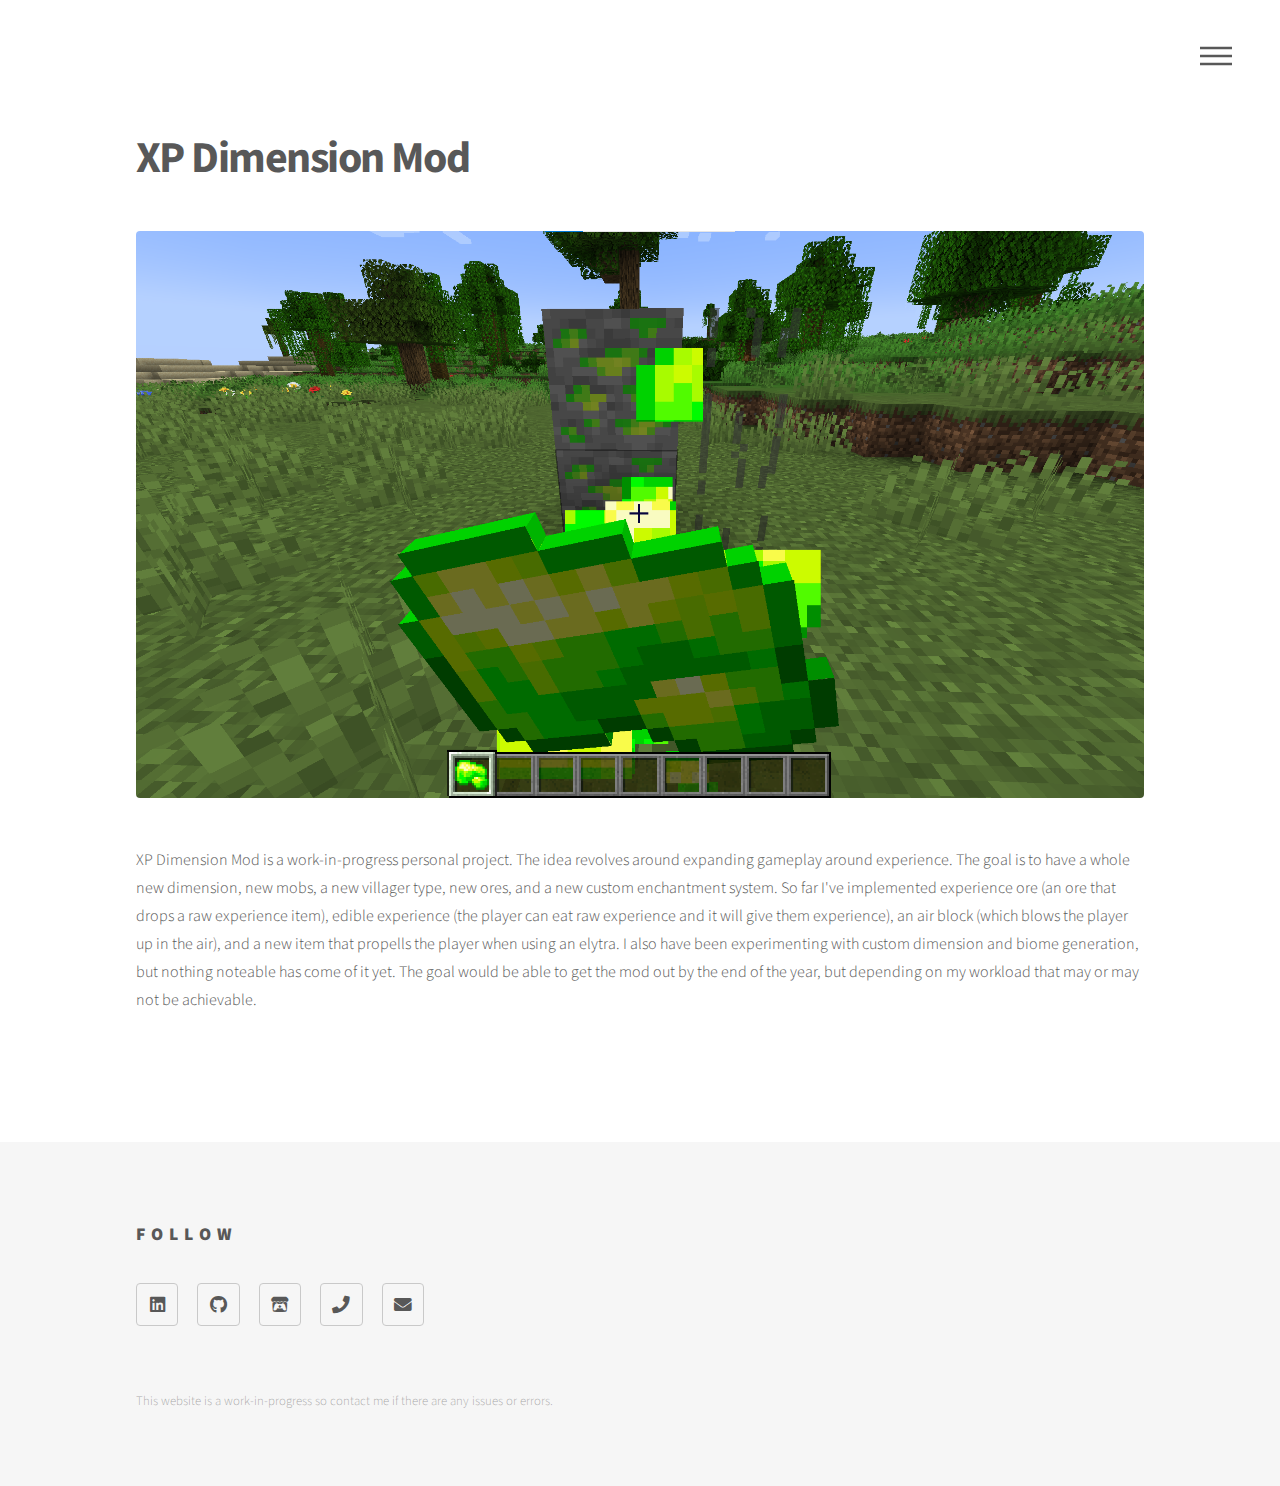
<file: xp.html>
<!DOCTYPE HTML>
<!--
	Phantom by HTML5 UP
	html5up.net | @ajlkn
	Free for personal and commercial use under the CCA 3.0 license (html5up.net/license)
-->
<html>
	<head>
		<title>XP Dimension Mod</title>
		<meta charset="utf-8" />
		<meta name="viewport" content="width=device-width, initial-scale=1, user-scalable=no" />
		<link rel="stylesheet" href="assets/css/main.css" />
		<noscript><link rel="stylesheet" href="assets/css/noscript.css" /></noscript>
	</head>
	<body class="is-preload">
		<!-- Wrapper -->
			<div id="wrapper">

				<!-- Header -->
					<header id="header">
						<div class="inner">

							 <!-- Nav -->
								<nav>
									<ul>
										<li><a href="#menu">Menu</a></li>
									</ul>
								</nav>

						</div>
					</header>

<!-- Menu -->
<nav id="menu">
	<h2>Menu</h2>
	<ul>
		<li><a href="index.html">Home</a></li>
		<li><a href="itch.html">Empty Echos</a></li>
		<li><a href="wrom.html">What Remains of Me</a></li>
		<li><a href="platformingPlaftforms.html">Platforming Platforms</a></li>
		<li><a href="bujo.html">Bujo Journal</a></li>
		<li><a href="rtp.html">Reliable Transport Protocol</a></li>
		<li><a href="webcrawl.html">Web Crawler</a></li>
		<li><a href="mem.html">Basic Memory Allocator</a></li>
		<li><a href="gr.html">Galactic Resugence</a></li>
		<!-- <li><a href="jkf.html">Just Keep Flying</a></li> -->
		<li><a href="xp.html">XP Dimension Mod</a></li>
	</ul>
</nav>

				<!-- Main -->
					<div id="main">
						<div class="inner">
							<h1>XP Dimension Mod</h1>
							<span class="image main"><img src="images/xpshowcase.png" alt="" /></span>
							<p>XP Dimension Mod is a work-in-progress personal project. The idea revolves around expanding gameplay around experience. The goal is to have a whole new dimension, new mobs, a new villager type, new ores, and a new custom enchantment system. So far I've implemented experience ore (an ore that drops a raw experience item), edible experience (the player can eat raw experience and it will give them experience), an air block (which blows the player up in the air), and a new item that propells the player when using an elytra. I also have been experimenting with custom dimension and biome generation, but nothing noteable has come of it yet. The goal would be able to get the mod out by the end of the year, but depending on my workload that may or may not be achievable.</p>
						</div>
					</div>

				<!-- Footer -->
					<footer id="footer">
						<div class="inner">
							<section>
								<h2>Follow</h2>
								<ul class="icons">
									<li><a href="https://www.linkedin.com/in/thomasbelk/" class="icon brands style2 fa-linkedin"><span class="label">LinkedIn</span></a></li>
									<li><a href="https://github.com/ThomasBelk" class="icon brands style2 fa-github"><span class="label">GitHub</span></a></li>
									<li><a href="https://youseless.itch.io/" class="icon brands style2 fa-itch-io"><span class="label">itch.io</span></a></li>
									<li><a href="tel:+16038435680" class="icon solid style2 fa-phone"><span class="label">Phone</span></a></li>
									<li><a href="mailto:thomasjb03@gmail.com" class="icon solid style2 fa-envelope"><span class="label">Email</span></a></li>
								</ul>
							</section>
							<ul class="copyright">
								<li>This website is a work-in-progress so contact me if there are any issues or errors.</a></li>
							</ul>
						</div>
					</footer>

			</div>

		<!-- Scripts -->
			<script src="assets/js/jquery.min.js"></script>
			<script src="assets/js/browser.min.js"></script>
			<script src="assets/js/breakpoints.min.js"></script>
			<script src="assets/js/util.js"></script>
			<script src="assets/js/main.js"></script>

	</body>
</html>
</file>
<file: assets/css/noscript.css>
/*
	Phantom by HTML5 UP
	html5up.net | @ajlkn
	Free for personal and commercial use under the CCA 3.0 license (html5up.net/license)
*/

/* Tiles */

	body.is-preload .tiles article {
		-moz-transform: none;
		-webkit-transform: none;
		-ms-transform: none;
		transform: none;
		opacity: 1;
	}
</file>
<file: assets/css/video.css>
.video-container {
    position: relative;
    width: 100%;
    aspect-ratio: 16 / 9; /* 16:9 aspect ratio */
    overflow: hidden;
}

.video-container iframe {
    position: absolute;
    top: 0;
    left: 0;
    width: 100%;
    height: 100%;
}
</file>
<file: assets/css/main.css>
@import url(fontawesome-all.min.css);
@import url("https://fonts.googleapis.com/css?family=Source+Sans+Pro:300,700,900");

/*
	Phantom by HTML5 UP
	html5up.net | @ajlkn
	Free for personal and commercial use under the CCA 3.0 license (html5up.net/license)
*/

html, body, div, span, applet, object,
iframe, h1, h2, h3, h4, h5, h6, p, blockquote,
pre, a, abbr, acronym, address, big, cite,
code, del, dfn, em, img, ins, kbd, q, s, samp,
small, strike, strong, sub, sup, tt, var, b,
u, i, center, dl, dt, dd, ol, ul, li, fieldset,
form, label, legend, table, caption, tbody,
tfoot, thead, tr, th, td, article, aside,
canvas, details, embed, figure, figcaption,
footer, header, hgroup, menu, nav, output, ruby,
section, summary, time, mark, audio, video {
	margin: 0;
	padding: 0;
	border: 0;
	font-size: 100%;
	font: inherit;
	vertical-align: baseline;}

article, aside, details, figcaption, figure,
footer, header, hgroup, menu, nav, section {
	display: block;}

body {
	line-height: 1;
}

ol, ul {
	list-style: none;
}

blockquote, q {
	quotes: none;
}

	blockquote:before, blockquote:after, q:before, q:after {
		content: '';
		content: none;
	}

table {
	border-collapse: collapse;
	border-spacing: 0;
}

body {
	-webkit-text-size-adjust: none;
}

mark {
	background-color: transparent;
	color: inherit;
}

input::-moz-focus-inner {
	border: 0;
	padding: 0;
}

input, select, textarea {
	-moz-appearance: none;
	-webkit-appearance: none;
	-ms-appearance: none;
	appearance: none;
}

/* Basic */

	@-ms-viewport {
		width: device-width;
	}

	body {
		-ms-overflow-style: scrollbar;
	}

	@media screen and (max-width: 480px) {

		html, body {
			min-width: 320px;
		}

	}

	html {
		box-sizing: border-box;
	}

	*, *:before, *:after {
		box-sizing: inherit;
	}

	body {
		background: #ffffff;
	}

		body.is-preload *, body.is-preload *:before, body.is-preload *:after {
			-moz-animation: none !important;
			-webkit-animation: none !important;
			-ms-animation: none !important;
			animation: none !important;
			-moz-transition: none !important;
			-webkit-transition: none !important;
			-ms-transition: none !important;
			transition: none !important;
		}

/* Type */

	body, input, select, textarea {
		color: #585858;
		font-family: "Source Sans Pro", Helvetica, sans-serif;
		font-size: 16pt;
		font-weight: 300;
		line-height: 1.75;
	}

		@media screen and (max-width: 1680px) {

			body, input, select, textarea {
				font-size: 14pt;
			}

		}

		@media screen and (max-width: 1280px) {

			body, input, select, textarea {
				font-size: 12pt;
			}

		}

	a {
		-moz-transition: border-bottom-color 0.2s ease, color 0.2s ease;
		-webkit-transition: border-bottom-color 0.2s ease, color 0.2s ease;
		-ms-transition: border-bottom-color 0.2s ease, color 0.2s ease;
		transition: border-bottom-color 0.2s ease, color 0.2s ease;
		text-decoration: none;
		color: #585858;
		border-bottom: dotted 1px rgba(88, 88, 88, 0.5);
	}

		a:hover {
			border-bottom-color: transparent;
			color: #f2849e !important;
		}

	strong, b {
		font-weight: 900;
	}

	em, i {
		font-style: italic;
	}

	p {
		margin: 0 0 2em 0;
	}

	h1 {
		font-size: 2.75em;
		font-weight: 700;
		line-height: 1.3;
		margin: 0 0 1em 0;
		letter-spacing: -0.035em;
	}

		h1 a {
			color: inherit;
		}

		@media screen and (max-width: 736px) {

			h1 {
				font-size: 2em;
				margin: 0 0 1em 0;
			}

		}

		@media screen and (max-width: 360px) {

			h1 {
				font-size: 1.75em;
			}

		}

	h2, h3, h4, h5, h6 {
		font-weight: 900;
		line-height: 1.5;
		margin: 0 0 2em 0;
		text-transform: uppercase;
		letter-spacing: 0.35em;
	}

		h2 a, h3 a, h4 a, h5 a, h6 a {
			color: inherit;
		}

	h2 {
		font-size: 1.1em;
	}

	h3 {
		font-size: 1em;
	}

	h4 {
		font-size: 0.8em;
	}

	h5 {
		font-size: 0.8em;
	}

	h6 {
		font-size: 0.8em;
	}

	@media screen and (max-width: 980px) {

		h1 br, h2 br, h3 br, h4 br, h5 br, h6 br {
			display: none;
		}

	}

	@media screen and (max-width: 736px) {

		h2 {
			font-size: 1em;
		}

		h3 {
			font-size: 0.8em;
		}

	}

	sub {
		font-size: 0.8em;
		position: relative;
		top: 0.5em;
	}

	sup {
		font-size: 0.8em;
		position: relative;
		top: -0.5em;
	}

	blockquote {
		border-left: solid 4px #c9c9c9;
		font-style: italic;
		margin: 0 0 2em 0;
		padding: 0.5em 0 0.5em 2em;
	}

	code {
		background: rgba(144, 144, 144, 0.075);
		border-radius: 4px;
		border: solid 1px #c9c9c9;
		font-family: "Courier New", monospace;
		font-size: 0.9em;
		margin: 0 0.25em;
		padding: 0.25em 0.65em;
	}

	pre {
		-webkit-overflow-scrolling: touch;
		font-family: "Courier New", monospace;
		font-size: 0.9em;
		margin: 0 0 2em 0;
	}

		pre code {
			display: block;
			line-height: 1.75;
			padding: 1em 1.5em;
			overflow-x: auto;
		}

	hr {
		border: 0;
		border-bottom: solid 1px #c9c9c9;
		margin: 2em 0;
	}

		hr.major {
			margin: 3em 0;
		}

	.align-left {
		text-align: left;
	}

	.align-center {
		text-align: center;
	}

	.align-right {
		text-align: right;
	}

/* Row */

	.row {
		display: flex;
		flex-wrap: wrap;
		box-sizing: border-box;
		align-items: stretch;
	}

		.row > * {
			box-sizing: border-box;
		}

		.row.gtr-uniform > * > :last-child {
			margin-bottom: 0;
		}

		.row.aln-left {
			justify-content: flex-start;
		}

		.row.aln-center {
			justify-content: center;
		}

		.row.aln-right {
			justify-content: flex-end;
		}

		.row.aln-top {
			align-items: flex-start;
		}

		.row.aln-middle {
			align-items: center;
		}

		.row.aln-bottom {
			align-items: flex-end;
		}

		.row > .imp {
			order: -1;
		}

		.row > .col-1 {
			width: 8.33333%;
		}

		.row > .off-1 {
			margin-left: 8.33333%;
		}

		.row > .col-2 {
			width: 16.66667%;
		}

		.row > .off-2 {
			margin-left: 16.66667%;
		}

		.row > .col-3 {
			width: 25%;
		}

		.row > .off-3 {
			margin-left: 25%;
		}

		.row > .col-4 {
			width: 33.33333%;
		}

		.row > .off-4 {
			margin-left: 33.33333%;
		}

		.row > .col-5 {
			width: 41.66667%;
		}

		.row > .off-5 {
			margin-left: 41.66667%;
		}

		.row > .col-6 {
			width: 50%;
		}

		.row > .off-6 {
			margin-left: 50%;
		}

		.row > .col-7 {
			width: 58.33333%;
		}

		.row > .off-7 {
			margin-left: 58.33333%;
		}

		.row > .col-8 {
			width: 66.66667%;
		}

		.row > .off-8 {
			margin-left: 66.66667%;
		}

		.row > .col-9 {
			width: 75%;
		}

		.row > .off-9 {
			margin-left: 75%;
		}

		.row > .col-10 {
			width: 83.33333%;
		}

		.row > .off-10 {
			margin-left: 83.33333%;
		}

		.row > .col-11 {
			width: 91.66667%;
		}

		.row > .off-11 {
			margin-left: 91.66667%;
		}

		.row > .col-12 {
			width: 100%;
		}

		.row > .off-12 {
			margin-left: 100%;
		}

		.row.gtr-0 {
			margin-top: 0;
			margin-left: 0em;
		}

			.row.gtr-0 > * {
				padding: 0 0 0 0em;
			}

			.row.gtr-0.gtr-uniform {
				margin-top: 0em;
			}

				.row.gtr-0.gtr-uniform > * {
					padding-top: 0em;
				}

		.row.gtr-25 {
			margin-top: 0;
			margin-left: -0.5em;
		}

			.row.gtr-25 > * {
				padding: 0 0 0 0.5em;
			}

			.row.gtr-25.gtr-uniform {
				margin-top: -0.5em;
			}

				.row.gtr-25.gtr-uniform > * {
					padding-top: 0.5em;
				}

		.row.gtr-50 {
			margin-top: 0;
			margin-left: -1em;
		}

			.row.gtr-50 > * {
				padding: 0 0 0 1em;
			}

			.row.gtr-50.gtr-uniform {
				margin-top: -1em;
			}

				.row.gtr-50.gtr-uniform > * {
					padding-top: 1em;
				}

		.row {
			margin-top: 0;
			margin-left: -2em;
		}

			.row > * {
				padding: 0 0 0 2em;
			}

			.row.gtr-uniform {
				margin-top: -2em;
			}

				.row.gtr-uniform > * {
					padding-top: 2em;
				}

		.row.gtr-150 {
			margin-top: 0;
			margin-left: -3em;
		}

			.row.gtr-150 > * {
				padding: 0 0 0 3em;
			}

			.row.gtr-150.gtr-uniform {
				margin-top: -3em;
			}

				.row.gtr-150.gtr-uniform > * {
					padding-top: 3em;
				}

		.row.gtr-200 {
			margin-top: 0;
			margin-left: -4em;
		}

			.row.gtr-200 > * {
				padding: 0 0 0 4em;
			}

			.row.gtr-200.gtr-uniform {
				margin-top: -4em;
			}

				.row.gtr-200.gtr-uniform > * {
					padding-top: 4em;
				}

		@media screen and (max-width: 1680px) {

			.row {
				display: flex;
				flex-wrap: wrap;
				box-sizing: border-box;
				align-items: stretch;
			}

				.row > * {
					box-sizing: border-box;
				}

				.row.gtr-uniform > * > :last-child {
					margin-bottom: 0;
				}

				.row.aln-left {
					justify-content: flex-start;
				}

				.row.aln-center {
					justify-content: center;
				}

				.row.aln-right {
					justify-content: flex-end;
				}

				.row.aln-top {
					align-items: flex-start;
				}

				.row.aln-middle {
					align-items: center;
				}

				.row.aln-bottom {
					align-items: flex-end;
				}

				.row > .imp-xlarge {
					order: -1;
				}

				.row > .col-1-xlarge {
					width: 8.33333%;
				}

				.row > .off-1-xlarge {
					margin-left: 8.33333%;
				}

				.row > .col-2-xlarge {
					width: 16.66667%;
				}

				.row > .off-2-xlarge {
					margin-left: 16.66667%;
				}

				.row > .col-3-xlarge {
					width: 25%;
				}

				.row > .off-3-xlarge {
					margin-left: 25%;
				}

				.row > .col-4-xlarge {
					width: 33.33333%;
				}

				.row > .off-4-xlarge {
					margin-left: 33.33333%;
				}

				.row > .col-5-xlarge {
					width: 41.66667%;
				}

				.row > .off-5-xlarge {
					margin-left: 41.66667%;
				}

				.row > .col-6-xlarge {
					width: 50%;
				}

				.row > .off-6-xlarge {
					margin-left: 50%;
				}

				.row > .col-7-xlarge {
					width: 58.33333%;
				}

				.row > .off-7-xlarge {
					margin-left: 58.33333%;
				}

				.row > .col-8-xlarge {
					width: 66.66667%;
				}

				.row > .off-8-xlarge {
					margin-left: 66.66667%;
				}

				.row > .col-9-xlarge {
					width: 75%;
				}

				.row > .off-9-xlarge {
					margin-left: 75%;
				}

				.row > .col-10-xlarge {
					width: 83.33333%;
				}

				.row > .off-10-xlarge {
					margin-left: 83.33333%;
				}

				.row > .col-11-xlarge {
					width: 91.66667%;
				}

				.row > .off-11-xlarge {
					margin-left: 91.66667%;
				}

				.row > .col-12-xlarge {
					width: 100%;
				}

				.row > .off-12-xlarge {
					margin-left: 100%;
				}

				.row.gtr-0 {
					margin-top: 0;
					margin-left: 0em;
				}

					.row.gtr-0 > * {
						padding: 0 0 0 0em;
					}

					.row.gtr-0.gtr-uniform {
						margin-top: 0em;
					}

						.row.gtr-0.gtr-uniform > * {
							padding-top: 0em;
						}

				.row.gtr-25 {
					margin-top: 0;
					margin-left: -0.5em;
				}

					.row.gtr-25 > * {
						padding: 0 0 0 0.5em;
					}

					.row.gtr-25.gtr-uniform {
						margin-top: -0.5em;
					}

						.row.gtr-25.gtr-uniform > * {
							padding-top: 0.5em;
						}

				.row.gtr-50 {
					margin-top: 0;
					margin-left: -1em;
				}

					.row.gtr-50 > * {
						padding: 0 0 0 1em;
					}

					.row.gtr-50.gtr-uniform {
						margin-top: -1em;
					}

						.row.gtr-50.gtr-uniform > * {
							padding-top: 1em;
						}

				.row {
					margin-top: 0;
					margin-left: -2em;
				}

					.row > * {
						padding: 0 0 0 2em;
					}

					.row.gtr-uniform {
						margin-top: -2em;
					}

						.row.gtr-uniform > * {
							padding-top: 2em;
						}

				.row.gtr-150 {
					margin-top: 0;
					margin-left: -3em;
				}

					.row.gtr-150 > * {
						padding: 0 0 0 3em;
					}

					.row.gtr-150.gtr-uniform {
						margin-top: -3em;
					}

						.row.gtr-150.gtr-uniform > * {
							padding-top: 3em;
						}

				.row.gtr-200 {
					margin-top: 0;
					margin-left: -4em;
				}

					.row.gtr-200 > * {
						padding: 0 0 0 4em;
					}

					.row.gtr-200.gtr-uniform {
						margin-top: -4em;
					}

						.row.gtr-200.gtr-uniform > * {
							padding-top: 4em;
						}

		}

		@media screen and (max-width: 1280px) {

			.row {
				display: flex;
				flex-wrap: wrap;
				box-sizing: border-box;
				align-items: stretch;
			}

				.row > * {
					box-sizing: border-box;
				}

				.row.gtr-uniform > * > :last-child {
					margin-bottom: 0;
				}

				.row.aln-left {
					justify-content: flex-start;
				}

				.row.aln-center {
					justify-content: center;
				}

				.row.aln-right {
					justify-content: flex-end;
				}

				.row.aln-top {
					align-items: flex-start;
				}

				.row.aln-middle {
					align-items: center;
				}

				.row.aln-bottom {
					align-items: flex-end;
				}

				.row > .imp-large {
					order: -1;
				}

				.row > .col-1-large {
					width: 8.33333%;
				}

				.row > .off-1-large {
					margin-left: 8.33333%;
				}

				.row > .col-2-large {
					width: 16.66667%;
				}

				.row > .off-2-large {
					margin-left: 16.66667%;
				}

				.row > .col-3-large {
					width: 25%;
				}

				.row > .off-3-large {
					margin-left: 25%;
				}

				.row > .col-4-large {
					width: 33.33333%;
				}

				.row > .off-4-large {
					margin-left: 33.33333%;
				}

				.row > .col-5-large {
					width: 41.66667%;
				}

				.row > .off-5-large {
					margin-left: 41.66667%;
				}

				.row > .col-6-large {
					width: 50%;
				}

				.row > .off-6-large {
					margin-left: 50%;
				}

				.row > .col-7-large {
					width: 58.33333%;
				}

				.row > .off-7-large {
					margin-left: 58.33333%;
				}

				.row > .col-8-large {
					width: 66.66667%;
				}

				.row > .off-8-large {
					margin-left: 66.66667%;
				}

				.row > .col-9-large {
					width: 75%;
				}

				.row > .off-9-large {
					margin-left: 75%;
				}

				.row > .col-10-large {
					width: 83.33333%;
				}

				.row > .off-10-large {
					margin-left: 83.33333%;
				}

				.row > .col-11-large {
					width: 91.66667%;
				}

				.row > .off-11-large {
					margin-left: 91.66667%;
				}

				.row > .col-12-large {
					width: 100%;
				}

				.row > .off-12-large {
					margin-left: 100%;
				}

				.row.gtr-0 {
					margin-top: 0;
					margin-left: 0em;
				}

					.row.gtr-0 > * {
						padding: 0 0 0 0em;
					}

					.row.gtr-0.gtr-uniform {
						margin-top: 0em;
					}

						.row.gtr-0.gtr-uniform > * {
							padding-top: 0em;
						}

				.row.gtr-25 {
					margin-top: 0;
					margin-left: -0.5em;
				}

					.row.gtr-25 > * {
						padding: 0 0 0 0.5em;
					}

					.row.gtr-25.gtr-uniform {
						margin-top: -0.5em;
					}

						.row.gtr-25.gtr-uniform > * {
							padding-top: 0.5em;
						}

				.row.gtr-50 {
					margin-top: 0;
					margin-left: -1em;
				}

					.row.gtr-50 > * {
						padding: 0 0 0 1em;
					}

					.row.gtr-50.gtr-uniform {
						margin-top: -1em;
					}

						.row.gtr-50.gtr-uniform > * {
							padding-top: 1em;
						}

				.row {
					margin-top: 0;
					margin-left: -2em;
				}

					.row > * {
						padding: 0 0 0 2em;
					}

					.row.gtr-uniform {
						margin-top: -2em;
					}

						.row.gtr-uniform > * {
							padding-top: 2em;
						}

				.row.gtr-150 {
					margin-top: 0;
					margin-left: -3em;
				}

					.row.gtr-150 > * {
						padding: 0 0 0 3em;
					}

					.row.gtr-150.gtr-uniform {
						margin-top: -3em;
					}

						.row.gtr-150.gtr-uniform > * {
							padding-top: 3em;
						}

				.row.gtr-200 {
					margin-top: 0;
					margin-left: -4em;
				}

					.row.gtr-200 > * {
						padding: 0 0 0 4em;
					}

					.row.gtr-200.gtr-uniform {
						margin-top: -4em;
					}

						.row.gtr-200.gtr-uniform > * {
							padding-top: 4em;
						}

		}

		@media screen and (max-width: 980px) {

			.row {
				display: flex;
				flex-wrap: wrap;
				box-sizing: border-box;
				align-items: stretch;
			}

				.row > * {
					box-sizing: border-box;
				}

				.row.gtr-uniform > * > :last-child {
					margin-bottom: 0;
				}

				.row.aln-left {
					justify-content: flex-start;
				}

				.row.aln-center {
					justify-content: center;
				}

				.row.aln-right {
					justify-content: flex-end;
				}

				.row.aln-top {
					align-items: flex-start;
				}

				.row.aln-middle {
					align-items: center;
				}

				.row.aln-bottom {
					align-items: flex-end;
				}

				.row > .imp-medium {
					order: -1;
				}

				.row > .col-1-medium {
					width: 8.33333%;
				}

				.row > .off-1-medium {
					margin-left: 8.33333%;
				}

				.row > .col-2-medium {
					width: 16.66667%;
				}

				.row > .off-2-medium {
					margin-left: 16.66667%;
				}

				.row > .col-3-medium {
					width: 25%;
				}

				.row > .off-3-medium {
					margin-left: 25%;
				}

				.row > .col-4-medium {
					width: 33.33333%;
				}

				.row > .off-4-medium {
					margin-left: 33.33333%;
				}

				.row > .col-5-medium {
					width: 41.66667%;
				}

				.row > .off-5-medium {
					margin-left: 41.66667%;
				}

				.row > .col-6-medium {
					width: 50%;
				}

				.row > .off-6-medium {
					margin-left: 50%;
				}

				.row > .col-7-medium {
					width: 58.33333%;
				}

				.row > .off-7-medium {
					margin-left: 58.33333%;
				}

				.row > .col-8-medium {
					width: 66.66667%;
				}

				.row > .off-8-medium {
					margin-left: 66.66667%;
				}

				.row > .col-9-medium {
					width: 75%;
				}

				.row > .off-9-medium {
					margin-left: 75%;
				}

				.row > .col-10-medium {
					width: 83.33333%;
				}

				.row > .off-10-medium {
					margin-left: 83.33333%;
				}

				.row > .col-11-medium {
					width: 91.66667%;
				}

				.row > .off-11-medium {
					margin-left: 91.66667%;
				}

				.row > .col-12-medium {
					width: 100%;
				}

				.row > .off-12-medium {
					margin-left: 100%;
				}

				.row.gtr-0 {
					margin-top: 0;
					margin-left: 0em;
				}

					.row.gtr-0 > * {
						padding: 0 0 0 0em;
					}

					.row.gtr-0.gtr-uniform {
						margin-top: 0em;
					}

						.row.gtr-0.gtr-uniform > * {
							padding-top: 0em;
						}

				.row.gtr-25 {
					margin-top: 0;
					margin-left: -0.375em;
				}

					.row.gtr-25 > * {
						padding: 0 0 0 0.375em;
					}

					.row.gtr-25.gtr-uniform {
						margin-top: -0.375em;
					}

						.row.gtr-25.gtr-uniform > * {
							padding-top: 0.375em;
						}

				.row.gtr-50 {
					margin-top: 0;
					margin-left: -0.75em;
				}

					.row.gtr-50 > * {
						padding: 0 0 0 0.75em;
					}

					.row.gtr-50.gtr-uniform {
						margin-top: -0.75em;
					}

						.row.gtr-50.gtr-uniform > * {
							padding-top: 0.75em;
						}

				.row {
					margin-top: 0;
					margin-left: -1.5em;
				}

					.row > * {
						padding: 0 0 0 1.5em;
					}

					.row.gtr-uniform {
						margin-top: -1.5em;
					}

						.row.gtr-uniform > * {
							padding-top: 1.5em;
						}

				.row.gtr-150 {
					margin-top: 0;
					margin-left: -2.25em;
				}

					.row.gtr-150 > * {
						padding: 0 0 0 2.25em;
					}

					.row.gtr-150.gtr-uniform {
						margin-top: -2.25em;
					}

						.row.gtr-150.gtr-uniform > * {
							padding-top: 2.25em;
						}

				.row.gtr-200 {
					margin-top: 0;
					margin-left: -3em;
				}

					.row.gtr-200 > * {
						padding: 0 0 0 3em;
					}

					.row.gtr-200.gtr-uniform {
						margin-top: -3em;
					}

						.row.gtr-200.gtr-uniform > * {
							padding-top: 3em;
						}

		}

		@media screen and (max-width: 736px) {

			.row {
				display: flex;
				flex-wrap: wrap;
				box-sizing: border-box;
				align-items: stretch;
			}

				.row > * {
					box-sizing: border-box;
				}

				.row.gtr-uniform > * > :last-child {
					margin-bottom: 0;
				}

				.row.aln-left {
					justify-content: flex-start;
				}

				.row.aln-center {
					justify-content: center;
				}

				.row.aln-right {
					justify-content: flex-end;
				}

				.row.aln-top {
					align-items: flex-start;
				}

				.row.aln-middle {
					align-items: center;
				}

				.row.aln-bottom {
					align-items: flex-end;
				}

				.row > .imp-small {
					order: -1;
				}

				.row > .col-1-small {
					width: 8.33333%;
				}

				.row > .off-1-small {
					margin-left: 8.33333%;
				}

				.row > .col-2-small {
					width: 16.66667%;
				}

				.row > .off-2-small {
					margin-left: 16.66667%;
				}

				.row > .col-3-small {
					width: 25%;
				}

				.row > .off-3-small {
					margin-left: 25%;
				}

				.row > .col-4-small {
					width: 33.33333%;
				}

				.row > .off-4-small {
					margin-left: 33.33333%;
				}

				.row > .col-5-small {
					width: 41.66667%;
				}

				.row > .off-5-small {
					margin-left: 41.66667%;
				}

				.row > .col-6-small {
					width: 50%;
				}

				.row > .off-6-small {
					margin-left: 50%;
				}

				.row > .col-7-small {
					width: 58.33333%;
				}

				.row > .off-7-small {
					margin-left: 58.33333%;
				}

				.row > .col-8-small {
					width: 66.66667%;
				}

				.row > .off-8-small {
					margin-left: 66.66667%;
				}

				.row > .col-9-small {
					width: 75%;
				}

				.row > .off-9-small {
					margin-left: 75%;
				}

				.row > .col-10-small {
					width: 83.33333%;
				}

				.row > .off-10-small {
					margin-left: 83.33333%;
				}

				.row > .col-11-small {
					width: 91.66667%;
				}

				.row > .off-11-small {
					margin-left: 91.66667%;
				}

				.row > .col-12-small {
					width: 100%;
				}

				.row > .off-12-small {
					margin-left: 100%;
				}

				.row.gtr-0 {
					margin-top: 0;
					margin-left: 0em;
				}

					.row.gtr-0 > * {
						padding: 0 0 0 0em;
					}

					.row.gtr-0.gtr-uniform {
						margin-top: 0em;
					}

						.row.gtr-0.gtr-uniform > * {
							padding-top: 0em;
						}

				.row.gtr-25 {
					margin-top: 0;
					margin-left: -0.25em;
				}

					.row.gtr-25 > * {
						padding: 0 0 0 0.25em;
					}

					.row.gtr-25.gtr-uniform {
						margin-top: -0.25em;
					}

						.row.gtr-25.gtr-uniform > * {
							padding-top: 0.25em;
						}

				.row.gtr-50 {
					margin-top: 0;
					margin-left: -0.5em;
				}

					.row.gtr-50 > * {
						padding: 0 0 0 0.5em;
					}

					.row.gtr-50.gtr-uniform {
						margin-top: -0.5em;
					}

						.row.gtr-50.gtr-uniform > * {
							padding-top: 0.5em;
						}

				.row {
					margin-top: 0;
					margin-left: -1em;
				}

					.row > * {
						padding: 0 0 0 1em;
					}

					.row.gtr-uniform {
						margin-top: -1em;
					}

						.row.gtr-uniform > * {
							padding-top: 1em;
						}

				.row.gtr-150 {
					margin-top: 0;
					margin-left: -1.5em;
				}

					.row.gtr-150 > * {
						padding: 0 0 0 1.5em;
					}

					.row.gtr-150.gtr-uniform {
						margin-top: -1.5em;
					}

						.row.gtr-150.gtr-uniform > * {
							padding-top: 1.5em;
						}

				.row.gtr-200 {
					margin-top: 0;
					margin-left: -2em;
				}

					.row.gtr-200 > * {
						padding: 0 0 0 2em;
					}

					.row.gtr-200.gtr-uniform {
						margin-top: -2em;
					}

						.row.gtr-200.gtr-uniform > * {
							padding-top: 2em;
						}

		}

		@media screen and (max-width: 480px) {

			.row {
				display: flex;
				flex-wrap: wrap;
				box-sizing: border-box;
				align-items: stretch;
			}

				.row > * {
					box-sizing: border-box;
				}

				.row.gtr-uniform > * > :last-child {
					margin-bottom: 0;
				}

				.row.aln-left {
					justify-content: flex-start;
				}

				.row.aln-center {
					justify-content: center;
				}

				.row.aln-right {
					justify-content: flex-end;
				}

				.row.aln-top {
					align-items: flex-start;
				}

				.row.aln-middle {
					align-items: center;
				}

				.row.aln-bottom {
					align-items: flex-end;
				}

				.row > .imp-xsmall {
					order: -1;
				}

				.row > .col-1-xsmall {
					width: 8.33333%;
				}

				.row > .off-1-xsmall {
					margin-left: 8.33333%;
				}

				.row > .col-2-xsmall {
					width: 16.66667%;
				}

				.row > .off-2-xsmall {
					margin-left: 16.66667%;
				}

				.row > .col-3-xsmall {
					width: 25%;
				}

				.row > .off-3-xsmall {
					margin-left: 25%;
				}

				.row > .col-4-xsmall {
					width: 33.33333%;
				}

				.row > .off-4-xsmall {
					margin-left: 33.33333%;
				}

				.row > .col-5-xsmall {
					width: 41.66667%;
				}

				.row > .off-5-xsmall {
					margin-left: 41.66667%;
				}

				.row > .col-6-xsmall {
					width: 50%;
				}

				.row > .off-6-xsmall {
					margin-left: 50%;
				}

				.row > .col-7-xsmall {
					width: 58.33333%;
				}

				.row > .off-7-xsmall {
					margin-left: 58.33333%;
				}

				.row > .col-8-xsmall {
					width: 66.66667%;
				}

				.row > .off-8-xsmall {
					margin-left: 66.66667%;
				}

				.row > .col-9-xsmall {
					width: 75%;
				}

				.row > .off-9-xsmall {
					margin-left: 75%;
				}

				.row > .col-10-xsmall {
					width: 83.33333%;
				}

				.row > .off-10-xsmall {
					margin-left: 83.33333%;
				}

				.row > .col-11-xsmall {
					width: 91.66667%;
				}

				.row > .off-11-xsmall {
					margin-left: 91.66667%;
				}

				.row > .col-12-xsmall {
					width: 100%;
				}

				.row > .off-12-xsmall {
					margin-left: 100%;
				}

				.row.gtr-0 {
					margin-top: 0;
					margin-left: 0em;
				}

					.row.gtr-0 > * {
						padding: 0 0 0 0em;
					}

					.row.gtr-0.gtr-uniform {
						margin-top: 0em;
					}

						.row.gtr-0.gtr-uniform > * {
							padding-top: 0em;
						}

				.row.gtr-25 {
					margin-top: 0;
					margin-left: -0.25em;
				}

					.row.gtr-25 > * {
						padding: 0 0 0 0.25em;
					}

					.row.gtr-25.gtr-uniform {
						margin-top: -0.25em;
					}

						.row.gtr-25.gtr-uniform > * {
							padding-top: 0.25em;
						}

				.row.gtr-50 {
					margin-top: 0;
					margin-left: -0.5em;
				}

					.row.gtr-50 > * {
						padding: 0 0 0 0.5em;
					}

					.row.gtr-50.gtr-uniform {
						margin-top: -0.5em;
					}

						.row.gtr-50.gtr-uniform > * {
							padding-top: 0.5em;
						}

				.row {
					margin-top: 0;
					margin-left: -1em;
				}

					.row > * {
						padding: 0 0 0 1em;
					}

					.row.gtr-uniform {
						margin-top: -1em;
					}

						.row.gtr-uniform > * {
							padding-top: 1em;
						}

				.row.gtr-150 {
					margin-top: 0;
					margin-left: -1.5em;
				}

					.row.gtr-150 > * {
						padding: 0 0 0 1.5em;
					}

					.row.gtr-150.gtr-uniform {
						margin-top: -1.5em;
					}

						.row.gtr-150.gtr-uniform > * {
							padding-top: 1.5em;
						}

				.row.gtr-200 {
					margin-top: 0;
					margin-left: -2em;
				}

					.row.gtr-200 > * {
						padding: 0 0 0 2em;
					}

					.row.gtr-200.gtr-uniform {
						margin-top: -2em;
					}

						.row.gtr-200.gtr-uniform > * {
							padding-top: 2em;
						}

		}

/* Section/Article */

	section.special, article.special {
		text-align: center;
	}

	header p {
		margin-top: -1em;
	}

	@media screen and (max-width: 736px) {

		header p {
			margin-top: 0;
		}

	}

/* Icon */

	.icon {
		text-decoration: none;
		border-bottom: none;
		position: relative;
	}

		.icon:before {
			-moz-osx-font-smoothing: grayscale;
			-webkit-font-smoothing: antialiased;
			display: inline-block;
			font-style: normal;
			font-variant: normal;
			text-rendering: auto;
			line-height: 1;
			text-transform: none !important;
			font-family: 'Font Awesome 5 Free';
			font-weight: 400;
		}

		.icon > .label {
			display: none;
		}

		.icon:before {
			line-height: inherit;
		}

		.icon.solid:before {
			font-weight: 900;
		}

		.icon.brands:before {
			font-family: 'Font Awesome 5 Brands';
		}

		.icon.style2 {
			-moz-transition: background-color 0.2s ease-in-out, color 0.2s ease-in-out, border-color 0.2s ease-in-out;
			-webkit-transition: background-color 0.2s ease-in-out, color 0.2s ease-in-out, border-color 0.2s ease-in-out;
			-ms-transition: background-color 0.2s ease-in-out, color 0.2s ease-in-out, border-color 0.2s ease-in-out;
			transition: background-color 0.2s ease-in-out, color 0.2s ease-in-out, border-color 0.2s ease-in-out;
			background-color: transparent;
			border: solid 1px #c9c9c9;
			border-radius: 4px;
			width: 2.65em;
			height: 2.65em;
			display: inline-block;
			text-align: center;
			line-height: 2.65em;
			color: inherit;
		}

			.icon.style2:before {
				font-size: 1.1em;
			}

			.icon.style2:hover {
				color: #f2849e;
				border-color: #f2849e;
			}

			.icon.style2:active {
				background-color: rgba(242, 132, 158, 0.1);
			}

/* List */

	ol {
		list-style: decimal;
		margin: 0 0 2em 0;
		padding-left: 1.25em;
	}

		ol li {
			padding-left: 0.25em;
		}

	ul {
		list-style: disc;
		margin: 0 0 2em 0;
		padding-left: 1em;
	}

		ul li {
			padding-left: 0.5em;
		}

		ul.alt {
			list-style: none;
			padding-left: 0;
		}

			ul.alt li {
				border-top: solid 1px #c9c9c9;
				padding: 0.5em 0;
			}

				ul.alt li:first-child {
					border-top: 0;
					padding-top: 0;
				}

	dl {
		margin: 0 0 2em 0;
	}

		dl dt {
			display: block;
			font-weight: 900;
			margin: 0 0 1em 0;
		}

		dl dd {
			margin-left: 2em;
		}

/* Actions */

	ul.actions {
		display: -moz-flex;
		display: -webkit-flex;
		display: -ms-flex;
		display: flex;
		cursor: default;
		list-style: none;
		margin-left: -1em;
		padding-left: 0;
	}

		ul.actions li {
			padding: 0 0 0 1em;
			vertical-align: middle;
		}

		ul.actions.special {
			-moz-justify-content: center;
			-webkit-justify-content: center;
			-ms-justify-content: center;
			justify-content: center;
			width: 100%;
			margin-left: 0;
		}

			ul.actions.special li:first-child {
				padding-left: 0;
			}

		ul.actions.stacked {
			-moz-flex-direction: column;
			-webkit-flex-direction: column;
			-ms-flex-direction: column;
			flex-direction: column;
			margin-left: 0;
		}

			ul.actions.stacked li {
				padding: 1.3em 0 0 0;
			}

				ul.actions.stacked li:first-child {
					padding-top: 0;
				}

		ul.actions.fit {
			width: calc(100% + 1em);
		}

			ul.actions.fit li {
				-moz-flex-grow: 1;
				-webkit-flex-grow: 1;
				-ms-flex-grow: 1;
				flex-grow: 1;
				-moz-flex-shrink: 1;
				-webkit-flex-shrink: 1;
				-ms-flex-shrink: 1;
				flex-shrink: 1;
				width: 100%;
			}

				ul.actions.fit li > * {
					width: 100%;
				}

			ul.actions.fit.stacked {
				width: 100%;
			}

		@media screen and (max-width: 480px) {

			ul.actions:not(.fixed) {
				-moz-flex-direction: column;
				-webkit-flex-direction: column;
				-ms-flex-direction: column;
				flex-direction: column;
				margin-left: 0;
				width: 100% !important;
			}

				ul.actions:not(.fixed) li {
					-moz-flex-grow: 1;
					-webkit-flex-grow: 1;
					-ms-flex-grow: 1;
					flex-grow: 1;
					-moz-flex-shrink: 1;
					-webkit-flex-shrink: 1;
					-ms-flex-shrink: 1;
					flex-shrink: 1;
					padding: 1em 0 0 0;
					text-align: center;
					width: 100%;
				}

					ul.actions:not(.fixed) li > * {
						width: 100%;
					}

					ul.actions:not(.fixed) li:first-child {
						padding-top: 0;
					}

					ul.actions:not(.fixed) li input[type="submit"],
					ul.actions:not(.fixed) li input[type="reset"],
					ul.actions:not(.fixed) li input[type="button"],
					ul.actions:not(.fixed) li button,
					ul.actions:not(.fixed) li .button {
						width: 100%;
					}

						ul.actions:not(.fixed) li input[type="submit"].icon:before,
						ul.actions:not(.fixed) li input[type="reset"].icon:before,
						ul.actions:not(.fixed) li input[type="button"].icon:before,
						ul.actions:not(.fixed) li button.icon:before,
						ul.actions:not(.fixed) li .button.icon:before {
							margin-left: -0.5rem;
						}

		}

/* Icons */

	ul.icons {
		cursor: default;
		list-style: none;
		padding-left: 0;
		margin: -1em 0 2em -1em;
	}

		ul.icons li {
			display: inline-block;
			padding: 1em 0 0 1em;
		}

/* Form */

	form {
		margin: 0 0 2em 0;
		overflow-x: hidden;
	}

		form > :last-child {
			margin-bottom: 0;
		}

		form > .fields {
			display: -moz-flex;
			display: -webkit-flex;
			display: -ms-flex;
			display: flex;
			-moz-flex-wrap: wrap;
			-webkit-flex-wrap: wrap;
			-ms-flex-wrap: wrap;
			flex-wrap: wrap;
			width: calc(100% + 3em);
			margin: -1.5em 0 2em -1.5em;
		}

			form > .fields > .field {
				-moz-flex-grow: 0;
				-webkit-flex-grow: 0;
				-ms-flex-grow: 0;
				flex-grow: 0;
				-moz-flex-shrink: 0;
				-webkit-flex-shrink: 0;
				-ms-flex-shrink: 0;
				flex-shrink: 0;
				padding: 1.5em 0 0 1.5em;
				width: calc(100% - 1.5em);
			}

				form > .fields > .field.half {
					width: calc(50% - 0.75em);
				}

				form > .fields > .field.third {
					width: calc(100%/3 - 0.5em);
				}

				form > .fields > .field.quarter {
					width: calc(25% - 0.375em);
				}

		@media screen and (max-width: 480px) {

			form > .fields {
				width: calc(100% + 3em);
				margin: -1.5em 0 2em -1.5em;
			}

				form > .fields > .field {
					padding: 1.5em 0 0 1.5em;
					width: calc(100% - 1.5em);
				}

					form > .fields > .field.half {
						width: calc(100% - 1.5em);
					}

					form > .fields > .field.third {
						width: calc(100% - 1.5em);
					}

					form > .fields > .field.quarter {
						width: calc(100% - 1.5em);
					}

		}

	label {
		display: block;
		font-size: 0.9em;
		font-weight: 900;
		margin: 0 0 1em 0;
	}

	input[type="text"],
	input[type="password"],
	input[type="email"],
	input[type="tel"],
	select,
	textarea {
		-moz-appearance: none;
		-webkit-appearance: none;
		-ms-appearance: none;
		appearance: none;
		background-color: transparent;
		border: none;
		border-radius: 0;
		border-bottom: solid 1px #c9c9c9;
		color: inherit;
		display: block;
		outline: 0;
		padding: 0;
		text-decoration: none;
		width: 100%;
	}

		input[type="text"]:invalid,
		input[type="password"]:invalid,
		input[type="email"]:invalid,
		input[type="tel"]:invalid,
		select:invalid,
		textarea:invalid {
			box-shadow: none;
		}

		input[type="text"]:focus,
		input[type="password"]:focus,
		input[type="email"]:focus,
		input[type="tel"]:focus,
		select:focus,
		textarea:focus {
			border-bottom-color: #f2849e;
			box-shadow: inset 0 -1px 0 0 #f2849e;
		}

	select {
		background-image: url("data:image/svg+xml;charset=utf8,%3Csvg xmlns='http://www.w3.org/2000/svg' width='40' height='40' preserveAspectRatio='none' viewBox='0 0 40 40'%3E%3Cpath d='M9.4,12.3l10.4,10.4l10.4-10.4c0.2-0.2,0.5-0.4,0.9-0.4c0.3,0,0.6,0.1,0.9,0.4l3.3,3.3c0.2,0.2,0.4,0.5,0.4,0.9 c0,0.4-0.1,0.6-0.4,0.9L20.7,31.9c-0.2,0.2-0.5,0.4-0.9,0.4c-0.3,0-0.6-0.1-0.9-0.4L4.3,17.3c-0.2-0.2-0.4-0.5-0.4-0.9 c0-0.4,0.1-0.6,0.4-0.9l3.3-3.3c0.2-0.2,0.5-0.4,0.9-0.4S9.1,12.1,9.4,12.3z' fill='%23c9c9c9' /%3E%3C/svg%3E");
		background-size: 1.25rem;
		background-repeat: no-repeat;
		background-position: calc(100% - 1rem) center;
		height: 3em;
		padding-right: 3em;
		text-overflow: ellipsis;
	}

		select option {
			background: #ffffff;
		}

		select:focus::-ms-value {
			background-color: transparent;
		}

		select::-ms-expand {
			display: none;
		}

	input[type="text"],
	input[type="password"],
	input[type="email"],
	select {
		height: 3em;
	}

	textarea {
		padding: 0;
		min-height: 3.75em;
	}

	input[type="checkbox"],
	input[type="radio"] {
		-moz-appearance: none;
		-webkit-appearance: none;
		-ms-appearance: none;
		appearance: none;
		display: block;
		float: left;
		margin-right: -2em;
		opacity: 0;
		width: 1em;
		z-index: -1;
	}

		input[type="checkbox"] + label,
		input[type="radio"] + label {
			text-decoration: none;
			color: #585858;
			cursor: pointer;
			display: inline-block;
			font-size: 1em;
			font-weight: 300;
			padding-left: 2.55em;
			padding-right: 0.75em;
			position: relative;
		}

			input[type="checkbox"] + label:before,
			input[type="radio"] + label:before {
				-moz-osx-font-smoothing: grayscale;
				-webkit-font-smoothing: antialiased;
				display: inline-block;
				font-style: normal;
				font-variant: normal;
				text-rendering: auto;
				line-height: 1;
				text-transform: none !important;
				font-family: 'Font Awesome 5 Free';
				font-weight: 900;
			}

			input[type="checkbox"] + label:before,
			input[type="radio"] + label:before {
				border-radius: 4px;
				border: solid 1px #c9c9c9;
				content: '';
				display: inline-block;
				font-size: 0.8em;
				height: 2.25em;
				left: 0;
				line-height: 2.25em;
				position: absolute;
				text-align: center;
				top: 0;
				width: 2.25em;
			}

		input[type="checkbox"]:checked + label:before,
		input[type="radio"]:checked + label:before {
			background: #585858;
			border-color: #585858;
			color: #ffffff;
			content: '\f00c';
		}

		input[type="checkbox"]:focus + label:before,
		input[type="radio"]:focus + label:before {
			border-color: #f2849e;
			box-shadow: 0 0 0 1px #f2849e;
		}

	input[type="checkbox"] + label:before {
		border-radius: 4px;
	}

	input[type="radio"] + label:before {
		border-radius: 100%;
	}

/* Box */

	.box {
		border-radius: 4px;
		border: solid 1px #c9c9c9;
		margin-bottom: 2em;
		padding: 1.5em;
	}

		.box > :last-child,
		.box > :last-child > :last-child,
		.box > :last-child > :last-child > :last-child {
			margin-bottom: 0;
		}

		.box.alt {
			border: 0;
			border-radius: 0;
			padding: 0;
		}

/* Image */

	.image {
		border-radius: 4px;
		border: 0;
		display: inline-block;
		position: relative;
	}

		.image img {
			border-radius: 4px;
			display: block;
		}

		.image.left, .image.right {
			max-width: 40%;
		}

			.image.left img, .image.right img {
				width: 100%;
			}

		.image.left {
			float: left;
			padding: 0 1.5em 1em 0;
			top: 0.25em;
		}

		.image.right {
			float: right;
			padding: 0 0 1em 1.5em;
			top: 0.25em;
		}

		.image.fit {
			display: block;
			margin: 0 0 2em 0;
			width: 100%;
		}

			.image.fit img {
				width: 100%;
			}

		.image.main {
			display: block;
			margin: 0 0 3em 0;
			width: 100%;
		}

			.image.main img {
				width: 100%;
			}

			@media screen and (max-width: 736px) {

				.image.main {
					margin: 0 0 2em 0;
				}

			}

/* Table */

	.table-wrapper {
		-webkit-overflow-scrolling: touch;
		overflow-x: auto;
	}

	table {
		margin: 0 0 2em 0;
		width: 100%;
	}

		table tbody tr {
			border: solid 1px #c9c9c9;
			border-left: 0;
			border-right: 0;
		}

			table tbody tr:nth-child(2n + 1) {
				background-color: rgba(144, 144, 144, 0.075);
			}

		table td {
			padding: 0.75em 0.75em;
		}

		table th {
			font-size: 0.9em;
			font-weight: 900;
			padding: 0 0.75em 0.75em 0.75em;
			text-align: left;
		}

		table thead {
			border-bottom: solid 2px #c9c9c9;
		}

		table tfoot {
			border-top: solid 2px #c9c9c9;
		}

		table.alt {
			border-collapse: separate;
		}

			table.alt tbody tr td {
				border: solid 1px #c9c9c9;
				border-left-width: 0;
				border-top-width: 0;
			}

				table.alt tbody tr td:first-child {
					border-left-width: 1px;
				}

			table.alt tbody tr:first-child td {
				border-top-width: 1px;
			}

			table.alt thead {
				border-bottom: 0;
			}

			table.alt tfoot {
				border-top: 0;
			}

/* Button */

	input[type="submit"],
	input[type="reset"],
	input[type="button"],
	button,
	.button {
		-moz-appearance: none;
		-webkit-appearance: none;
		-ms-appearance: none;
		appearance: none;
		-moz-transition: background-color 0.2s ease-in-out, color 0.2s ease-in-out, box-shadow 0.2s ease-in-out;
		-webkit-transition: background-color 0.2s ease-in-out, color 0.2s ease-in-out, box-shadow 0.2s ease-in-out;
		-ms-transition: background-color 0.2s ease-in-out, color 0.2s ease-in-out, box-shadow 0.2s ease-in-out;
		transition: background-color 0.2s ease-in-out, color 0.2s ease-in-out, box-shadow 0.2s ease-in-out;
		background-color: transparent;
		border-radius: 4px;
		border: 0;
		box-shadow: inset 0 0 0 2px #585858;
		color: #585858 !important;
		cursor: pointer;
		display: inline-block;
		font-size: 0.8em;
		font-weight: 900;
		height: 3.5em;
		letter-spacing: 0.35em;
		line-height: 3.45em;
		overflow: hidden;
		padding: 0 1.25em 0 1.6em;
		text-align: center;
		text-decoration: none;
		text-overflow: ellipsis;
		text-transform: uppercase;
		white-space: nowrap;
	}

		input[type="submit"].icon:before,
		input[type="reset"].icon:before,
		input[type="button"].icon:before,
		button.icon:before,
		.button.icon:before {
			margin-right: 0.5em;
		}

		input[type="submit"].fit,
		input[type="reset"].fit,
		input[type="button"].fit,
		button.fit,
		.button.fit {
			width: 100%;
		}

		input[type="submit"]:hover,
		input[type="reset"]:hover,
		input[type="button"]:hover,
		button:hover,
		.button:hover {
			color: #f2849e !important;
			box-shadow: inset 0 0 0 2px #f2849e;
		}

		input[type="submit"]:active,
		input[type="reset"]:active,
		input[type="button"]:active,
		button:active,
		.button:active {
			background-color: rgba(242, 132, 158, 0.1);
		}

		input[type="submit"].small,
		input[type="reset"].small,
		input[type="button"].small,
		button.small,
		.button.small {
			font-size: 0.6em;
		}

		input[type="submit"].large,
		input[type="reset"].large,
		input[type="button"].large,
		button.large,
		.button.large {
			font-size: 1em;
		}

		input[type="submit"].primary,
		input[type="reset"].primary,
		input[type="button"].primary,
		button.primary,
		.button.primary {
			box-shadow: none;
			background-color: #585858;
			color: #ffffff !important;
		}

			input[type="submit"].primary:hover,
			input[type="reset"].primary:hover,
			input[type="button"].primary:hover,
			button.primary:hover,
			.button.primary:hover {
				background-color: #f2849e;
			}

			input[type="submit"].primary:active,
			input[type="reset"].primary:active,
			input[type="button"].primary:active,
			button.primary:active,
			.button.primary:active {
				background-color: #ee5f81;
			}

		input[type="submit"].disabled, input[type="submit"]:disabled,
		input[type="reset"].disabled,
		input[type="reset"]:disabled,
		input[type="button"].disabled,
		input[type="button"]:disabled,
		button.disabled,
		button:disabled,
		.button.disabled,
		.button:disabled {
			pointer-events: none;
			opacity: 0.25;
		}

/* Tiles */

	.tiles {
		display: -moz-flex;
		display: -webkit-flex;
		display: -ms-flex;
		display: flex;
		-moz-flex-wrap: wrap;
		-webkit-flex-wrap: wrap;
		-ms-flex-wrap: wrap;
		flex-wrap: wrap;
		postiion: relative;
		margin: -2.5em 0 0 -2.5em;
	}

		.tiles article {
			-moz-transition: -moz-transform 0.5s ease, opacity 0.5s ease;
			-webkit-transition: -webkit-transform 0.5s ease, opacity 0.5s ease;
			-ms-transition: -ms-transform 0.5s ease, opacity 0.5s ease;
			transition: transform 0.5s ease, opacity 0.5s ease;
			position: relative;
			width: calc(33.33333% - 2.5em);
			margin: 2.5em 0 0 2.5em;
		}

			.tiles article > .image {
				-moz-transition: -moz-transform 0.5s ease;
				-webkit-transition: -webkit-transform 0.5s ease;
				-ms-transition: -ms-transform 0.5s ease;
				transition: transform 0.5s ease;
				position: relative;
				display: block;
				width: 100%;
				border-radius: 4px;
				overflow: hidden;
			}

				.tiles article > .image img {
					display: block;
					width: 100%;
				}

				.tiles article > .image:before {
					pointer-events: none;
					-moz-transition: background-color 0.5s ease, opacity 0.5s ease;
					-webkit-transition: background-color 0.5s ease, opacity 0.5s ease;
					-ms-transition: background-color 0.5s ease, opacity 0.5s ease;
					transition: background-color 0.5s ease, opacity 0.5s ease;
					content: '';
					display: block;
					position: absolute;
					top: 0;
					left: 0;
					width: 100%;
					height: 100%;
					opacity: 1.0;
					z-index: 1;
					opacity: 0.8;
				}

				.tiles article > .image:after {
					pointer-events: none;
					-moz-transition: opacity 0.5s ease;
					-webkit-transition: opacity 0.5s ease;
					-ms-transition: opacity 0.5s ease;
					transition: opacity 0.5s ease;
					content: '';
					display: block;
					position: absolute;
					top: 0;
					left: 0;
					width: 100%;
					height: 100%;
					/* background-image: url("data:image/svg+xml;charset=utf8,%3Csvg xmlns='http://www.w3.org/2000/svg' width='100' height='100' viewBox='0 0 100 100' preserveAspectRatio='none'%3E%3Cstyle%3Eline %7B stroke-width: 0.25px%3B stroke: %23ffffff%3B %7D%3C/style%3E%3Cline x1='0' y1='0' x2='100' y2='100' /%3E%3Cline x1='100' y1='0' x2='0' y2='100' /%3E%3C/svg%3E"); */
					background-position: center;
					background-repeat: no-repeat;
					background-size: 100% 100%;
					opacity: 0.25;
					z-index: 2;
				}

			.tiles article > a {
				display: -moz-flex;
				display: -webkit-flex;
				display: -ms-flex;
				display: flex;
				-moz-flex-direction: column;
				-webkit-flex-direction: column;
				-ms-flex-direction: column;
				flex-direction: column;
				-moz-align-items: center;
				-webkit-align-items: center;
				-ms-align-items: center;
				align-items: center;
				-moz-justify-content: center;
				-webkit-justify-content: center;
				-ms-justify-content: center;
				justify-content: center;
				-moz-transition: background-color 0.5s ease, -moz-transform 0.5s ease;
				-webkit-transition: background-color 0.5s ease, -webkit-transform 0.5s ease;
				-ms-transition: background-color 0.5s ease, -ms-transform 0.5s ease;
				transition: background-color 0.5s ease, transform 0.5s ease;
				position: absolute;
				top: 0;
				left: 0;
				width: 100%;
				height: 100%;
				padding: 1em;
				border-radius: 4px;
				border-bottom: 0;
				color: #ffffff;
				text-align: center;
				text-decoration: none;
				z-index: 3;
			}

				.tiles article > a > :last-child {
					margin: 0;
				}

				.tiles article > a:hover {
					color: #ffffff !important;
				}

				.tiles article > a h2 {
					margin: 0;
				}

				.tiles article > a .content {
					/* -moz-transition: max-height 0.5s ease, opacity 0.5s ease;
					-webkit-transition: max-height 0.5s ease, opacity 0.5s ease;
					-ms-transition: max-height 0.5s ease, opacity 0.5s ease;
					transition: max-height 0.5s ease, opacity 0.5s ease; */
					width: 100%;
					max-height: 0;
					/* line-height: 1.5; */
					margin-top: 0.35em;
					opacity: 0;
				}

					.tiles article > a .content > :last-child {
						margin-bottom: 0;
					}

			.tiles article.style1 > .image:before {
				background-color: transparent;
			}

			.tiles article.style2 > .image:before {
				background-color: #7ecaf6;
			}

			.tiles article.style3 > .image:before {
				background-color: #7bd0c1;
			}

			.tiles article.style4 > .image:before {
				background-color: #c75b9b;
			}

			.tiles article.style5 > .image:before {
				background-color: #ae85ca;
			}

			.tiles article.style6 > .image:before {
				background-color: #8499e7;
			}

			body:not(.is-touch) .tiles article:hover > .image {
				-moz-transform: scale(1.1);
				-webkit-transform: scale(1.1);
				-ms-transform: scale(1.1);
				transform: scale(1.1);
			}

				body:not(.is-touch) .tiles article:hover > .image:before {
					background-color: #333333;
					opacity: 0.35;
				}

				body:not(.is-touch) .tiles article:hover > .image:after {
					opacity: 0;
				}

			body:not(.is-touch) .tiles article:hover .content {
				max-height: 15em;
				opacity: 1;
			}

		* + .tiles {
			margin-top: 2em;
		}

		body.is-preload .tiles article {
			-moz-transform: scale(0.9);
			-webkit-transform: scale(0.9);
			-ms-transform: scale(0.9);
			transform: scale(0.9);
			opacity: 0;
		}

		body.is-touch .tiles article .content {
			max-height: 15em;
			opacity: 1;
		}

		@media screen and (max-width: 1280px) {

			.tiles {
				margin: -1.25em 0 0 -1.25em;
			}

				.tiles article {
					width: calc(33.33333% - 1.25em);
					margin: 1.25em 0 0 1.25em;
				}

		}

		@media screen and (max-width: 980px) {

			.tiles {
				margin: -2.5em 0 0 -2.5em;
			}

				.tiles article {
					width: calc(50% - 2.5em);
					margin: 2.5em 0 0 2.5em;
				}

		}

		@media screen and (max-width: 736px) {

			.tiles {
				margin: -1.25em 0 0 -1.25em;
			}

				.tiles article {
					width: calc(50% - 1.25em);
					margin: 1.25em 0 0 1.25em;
				}

					.tiles article:hover > .image {
						-moz-transform: scale(1.0);
						-webkit-transform: scale(1.0);
						-ms-transform: scale(1.0);
						transform: scale(1.0);
					}

		}

		@media screen and (max-width: 480px) {

			.tiles {
				margin: 0;
			}

				.tiles article {
					width: 100%;
					margin: 1.25em 0 0 0;
				}

		}

/* Header */

	#header {
		padding: 8em 0 0.1em 0 ;
	}

		#header .logo {
			display: block;
			border-bottom: 0;
			color: inherit;
			font-weight: 900;
			letter-spacing: 0.35em;
			margin: 0 0 2.5em 0;
			text-decoration: none;
			text-transform: uppercase;
			display: inline-block;
		}

			#header .logo > * {
				display: inline-block;
				vertical-align: middle;
			}

			#header .logo .symbol {
				margin-right: 0.65em;
			}

				#header .logo .symbol img {
					display: block;
					width: 2em;
					height: 2em;
				}

		#header nav {
			position: fixed;
			right: 2em;
			top: 2em;
			z-index: 10000;
		}

			#header nav ul {
				display: -moz-flex;
				display: -webkit-flex;
				display: -ms-flex;
				display: flex;
				-moz-align-items: center;
				-webkit-align-items: center;
				-ms-align-items: center;
				align-items: center;
				list-style: none;
				margin: 0;
				padding: 0;
			}

				#header nav ul li {
					display: block;
					padding: 0;
				}

					#header nav ul li a {
						display: block;
						position: relative;
						height: 3em;
						line-height: 3em;
						padding: 0 1.5em;
						background-color: rgba(255, 255, 255, 0.5);
						border-radius: 4px;
						border: 0;
						font-size: 0.8em;
						font-weight: 900;
						letter-spacing: 0.35em;
						text-transform: uppercase;
					}

					#header nav ul li a[href="#menu"] {
						-webkit-tap-highlight-color: transparent;
						width: 4em;
						text-indent: 4em;
						font-size: 1em;
						overflow: hidden;
						padding: 0;
						white-space: nowrap;
					}

						#header nav ul li a[href="#menu"]:before, #header nav ul li a[href="#menu"]:after {
							-moz-transition: opacity 0.2s ease;
							-webkit-transition: opacity 0.2s ease;
							-ms-transition: opacity 0.2s ease;
							transition: opacity 0.2s ease;
							content: '';
							display: block;
							position: absolute;
							top: 0;
							left: 0;
							width: 100%;
							height: 100%;
							background-position: center;
							background-repeat: no-repeat;
							background-size: 2em 2em;
						}

						#header nav ul li a[href="#menu"]:before {
							background-image: url("data:image/svg+xml;charset=utf8,%3Csvg xmlns='http://www.w3.org/2000/svg' width='100' height='100' viewBox='0 0 100 100' preserveAspectRatio='none'%3E%3Cstyle%3Eline %7B stroke-width: 8px%3B stroke: %23f2849e%3B %7D%3C/style%3E%3Cline x1='0' y1='25' x2='100' y2='25' /%3E%3Cline x1='0' y1='50' x2='100' y2='50' /%3E%3Cline x1='0' y1='75' x2='100' y2='75' /%3E%3C/svg%3E");
							opacity: 0;
						}

						#header nav ul li a[href="#menu"]:after {
							background-image: url("data:image/svg+xml;charset=utf8,%3Csvg xmlns='http://www.w3.org/2000/svg' width='100' height='100' viewBox='0 0 100 100' preserveAspectRatio='none'%3E%3Cstyle%3Eline %7B stroke-width: 8px%3B stroke: %23585858%3B %7D%3C/style%3E%3Cline x1='0' y1='25' x2='100' y2='25' /%3E%3Cline x1='0' y1='50' x2='100' y2='50' /%3E%3Cline x1='0' y1='75' x2='100' y2='75' /%3E%3C/svg%3E");
							opacity: 1;
						}

						#header nav ul li a[href="#menu"]:hover:before {
							opacity: 1;
						}

						#header nav ul li a[href="#menu"]:hover:after {
							opacity: 0;
						}

		@media screen and (max-width: 736px) {

			#header {
				padding: 4em 0 0.1em 0 ;
			}

				#header nav {
					right: 0.5em;
					top: 0.5em;
				}

					#header nav ul li a[href="#menu"]:before, #header nav ul li a[href="#menu"]:after {
						background-size: 1.5em 1.5em;
					}

		}

/* Menu */

	#wrapper {
		-moz-transition: opacity 0.45s ease;
		-webkit-transition: opacity 0.45s ease;
		-ms-transition: opacity 0.45s ease;
		transition: opacity 0.45s ease;
		opacity: 1;
	}

	#menu {
		-moz-transform: translateX(22em);
		-webkit-transform: translateX(22em);
		-ms-transform: translateX(22em);
		transform: translateX(22em);
		-moz-transition: -moz-transform 0.45s ease, visibility 0.45s;
		-webkit-transition: -webkit-transform 0.45s ease, visibility 0.45s;
		-ms-transition: -ms-transform 0.45s ease, visibility 0.45s;
		transition: transform 0.45s ease, visibility 0.45s;
		position: fixed;
		top: 0;
		right: 0;
		width: 22em;
		max-width: 80%;
		height: 100%;
		-webkit-overflow-scrolling: touch;
		background: #585858;
		color: #ffffff;
		cursor: default;
		visibility: hidden;
		z-index: 10002;
	}

		#menu > .inner {
			-moz-transition: opacity 0.45s ease;
			-webkit-transition: opacity 0.45s ease;
			-ms-transition: opacity 0.45s ease;
			transition: opacity 0.45s ease;
			-webkit-overflow-scrolling: touch;
			position: absolute;
			top: 0;
			left: 0;
			width: 100%;
			height: 100%;
			padding: 2.75em;
			opacity: 0;
			overflow-y: auto;
		}

			#menu > .inner > ul {
				list-style: none;
				margin: 0 0 1em 0;
				padding: 0;
			}

				#menu > .inner > ul > li {
					padding: 0;
					border-top: solid 1px rgba(255, 255, 255, 0.15);
				}

					#menu > .inner > ul > li a {
						display: block;
						padding: 1em 0;
						line-height: 1.5;
						border: 0;
						color: inherit;
					}

					#menu > .inner > ul > li:first-child {
						border-top: 0;
						margin-top: -1em;
					}

		#menu > .close {
			-moz-transition: opacity 0.45s ease, -moz-transform 0.45s ease;
			-webkit-transition: opacity 0.45s ease, -webkit-transform 0.45s ease;
			-ms-transition: opacity 0.45s ease, -ms-transform 0.45s ease;
			transition: opacity 0.45s ease, transform 0.45s ease;
			-moz-transform: scale(0.25) rotate(180deg);
			-webkit-transform: scale(0.25) rotate(180deg);
			-ms-transform: scale(0.25) rotate(180deg);
			transform: scale(0.25) rotate(180deg);
			-webkit-tap-highlight-color: transparent;
			display: block;
			position: absolute;
			top: 2em;
			left: -6em;
			width: 6em;
			text-indent: 6em;
			height: 3em;
			border: 0;
			font-size: 1em;
			opacity: 0;
			overflow: hidden;
			padding: 0;
			white-space: nowrap;
		}

			#menu > .close:before, #menu > .close:after {
				-moz-transition: opacity 0.2s ease;
				-webkit-transition: opacity 0.2s ease;
				-ms-transition: opacity 0.2s ease;
				transition: opacity 0.2s ease;
				content: '';
				display: block;
				position: absolute;
				top: 0;
				left: 0;
				width: 100%;
				height: 100%;
				background-position: center;
				background-repeat: no-repeat;
				background-size: 2em 2em;
			}

			#menu > .close:before {
				background-image: url("data:image/svg+xml;charset=utf8,%3Csvg xmlns='http://www.w3.org/2000/svg' width='100' height='100' viewBox='0 0 100 100' preserveAspectRatio='none'%3E%3Cstyle%3Eline %7B stroke-width: 8px%3B stroke: %23f2849e%3B %7D%3C/style%3E%3Cline x1='15' y1='15' x2='85' y2='85' /%3E%3Cline x1='85' y1='15' x2='15' y2='85' /%3E%3C/svg%3E");
				opacity: 0;
			}

			#menu > .close:after {
				background-image: url("data:image/svg+xml;charset=utf8,%3Csvg xmlns='http://www.w3.org/2000/svg' width='100' height='100' viewBox='0 0 100 100' preserveAspectRatio='none'%3E%3Cstyle%3Eline %7B stroke-width: 8px%3B stroke: %23585858%3B %7D%3C/style%3E%3Cline x1='15' y1='15' x2='85' y2='85' /%3E%3Cline x1='85' y1='15' x2='15' y2='85' /%3E%3C/svg%3E");
				opacity: 1;
			}

			#menu > .close:hover:before {
				opacity: 1;
			}

			#menu > .close:hover:after {
				opacity: 0;
			}

		@media screen and (max-width: 736px) {

			#menu {
				-moz-transform: translateX(16.5em);
				-webkit-transform: translateX(16.5em);
				-ms-transform: translateX(16.5em);
				transform: translateX(16.5em);
				width: 16.5em;
			}

				#menu > .inner {
					padding: 2.75em 1.5em;
				}

				#menu > .close {
					top: 0.5em;
					left: -4.25em;
					width: 4.25em;
					text-indent: 4.25em;
				}

					#menu > .close:before, #menu > .close:after {
						background-size: 1.5em 1.5em;
					}

		}

	body.is-menu-visible #wrapper {
		pointer-events: none;
		cursor: default;
		opacity: 0.25;
	}

	body.is-menu-visible #menu {
		-moz-transform: translateX(0);
		-webkit-transform: translateX(0);
		-ms-transform: translateX(0);
		transform: translateX(0);
		visibility: visible;
	}

		body.is-menu-visible #menu > * {
			opacity: 1;
		}

		body.is-menu-visible #menu .close {
			-moz-transform: scale(1.0) rotate(0deg);
			-webkit-transform: scale(1.0) rotate(0deg);
			-ms-transform: scale(1.0) rotate(0deg);
			transform: scale(1.0) rotate(0deg);
			opacity: 1;
		}

/* Main */

	#main {
		padding: 0em 0 6em 0 ;
	}

		@media screen and (max-width: 736px) {

			#main {
				padding: 0em 0 4em 0 ;
			}

		}

/* Footer */

	#footer {
		padding: 5em 0 6em 0 ;
		background-color: #f6f6f6;
	}

		#footer > .inner {
			display: -moz-flex;
			display: -webkit-flex;
			display: -ms-flex;
			display: flex;
			-moz-flex-wrap: wrap;
			-webkit-flex-wrap: wrap;
			-ms-flex-wrap: wrap;
			flex-wrap: wrap;
			-moz-flex-direction: row;
			-webkit-flex-direction: row;
			-ms-flex-direction: row;
			flex-direction: row;
		}

			#footer > .inner > * > :last-child {
				margin-bottom: 0;
			}

			#footer > .inner section:nth-child(1) {
				width: calc(66% - 2.5em);
				margin-right: 2.5em;
			}

			#footer > .inner section:nth-child(2) {
				width: calc(33% - 2.5em);
				margin-left: 2.5em;
			}

			#footer > .inner .copyright {
				width: 100%;
				padding: 0;
				margin-top: 5em;
				list-style: none;
				font-size: 0.8em;
				color: rgba(88, 88, 88, 0.5);
			}

				#footer > .inner .copyright a {
					color: inherit;
				}

				#footer > .inner .copyright li {
					display: inline-block;
					border-left: solid 1px rgba(88, 88, 88, 0.15);
					line-height: 1;
					padding: 0 0 0 1em;
					margin: 0 0 0 1em;
				}

					#footer > .inner .copyright li:first-child {
						border-left: 0;
						padding-left: 0;
						margin-left: 0;
					}

		@media screen and (max-width: 1280px) {

			#footer {
				padding: 5em 0 3em 0 ;
			}

				#footer > .inner section:nth-child(1) {
					width: calc(66% - 1.25em);
					margin-right: 1.25em;
				}

				#footer > .inner section:nth-child(2) {
					width: calc(33% - 1.25em);
					margin-left: 1.25em;
				}

		}

		@media screen and (max-width: 980px) {

			#footer > .inner section:nth-child(1) {
				width: 66%;
				margin-right: 0;
			}

			#footer > .inner section:nth-child(2) {
				width: calc(33% - 2.5em);
				margin-left: 2.5em;
			}

		}

		@media screen and (max-width: 736px) {

			#footer {
				padding: 3em 0 1em 0 ;
			}

				#footer > .inner {
					-moz-flex-direction: column;
					-webkit-flex-direction: column;
					-ms-flex-direction: column;
					flex-direction: column;
				}

					#footer > .inner section:nth-child(1) {
						width: 100%;
						margin-right: 0;
						margin: 3em 0 0 0;
					}

					#footer > .inner section:nth-child(2) {
						-moz-order: -1;
						-webkit-order: -1;
						-ms-order: -1;
						order: -1;
						width: 100%;
						margin-left: 0;
					}

					#footer > .inner .copyright {
						margin-top: 3em;
					}

		}

		@media screen and (max-width: 480px) {

			#footer > .inner .copyright {
				margin-top: 3em;
			}

				#footer > .inner .copyright li {
					border-left: 0;
					padding-left: 0;
					margin: 0.75em 0 0 0;
					display: block;
					line-height: inherit;
				}

					#footer > .inner .copyright li:first-child {
						margin-top: 0;
					}

		}

/* Wrapper */

	#wrapper > * > .inner {
		width: 100%;
		max-width: 68em;
		margin: 0 auto;
		padding: 0 2.5em;
	}

		@media screen and (max-width: 736px) {

			#wrapper > * > .inner {
				padding: 0 1.25em;
			}

		}
</file>
